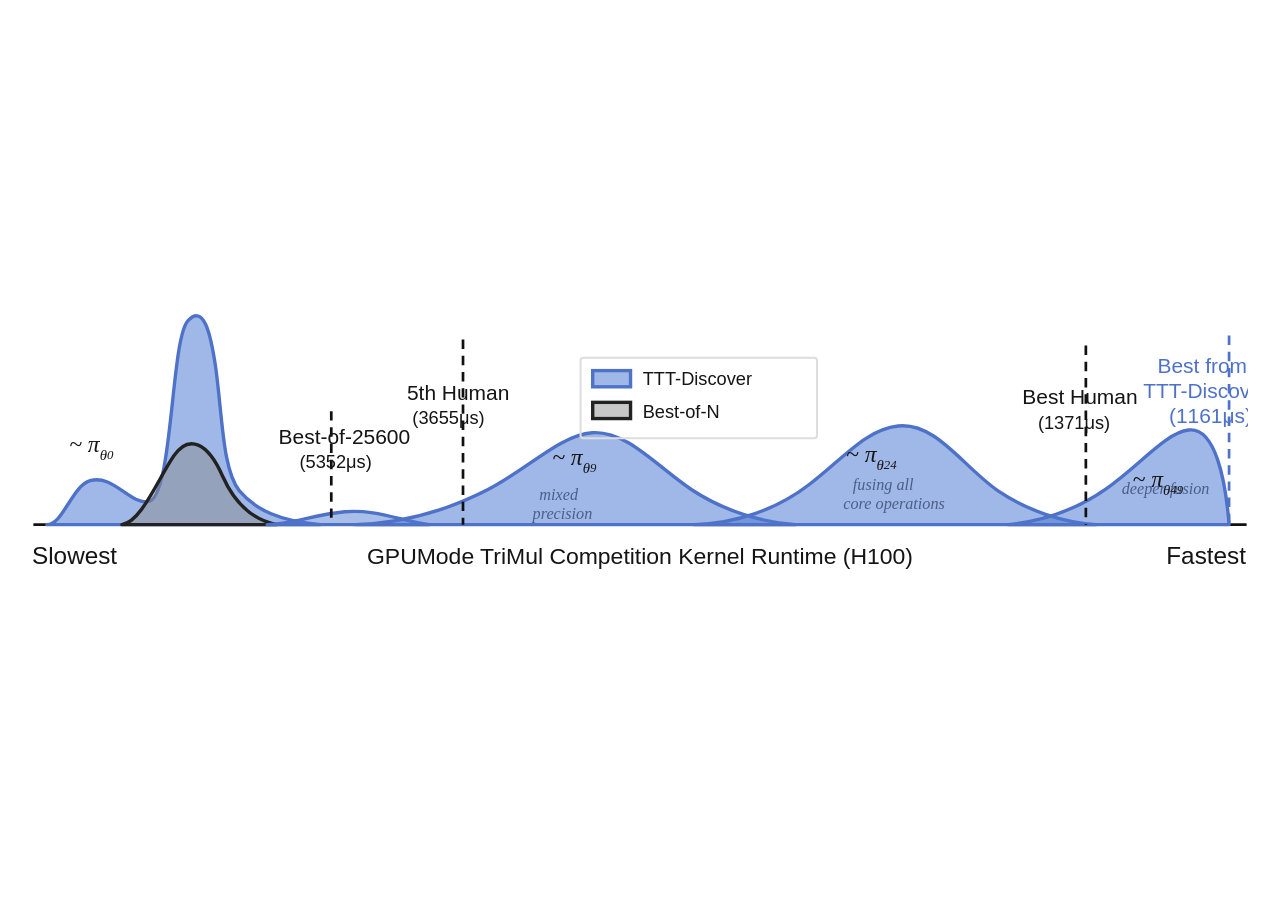
<file: examples/figure_runtime.html>
<!DOCTYPE html>
<html lang="en">
<head>
<meta charset="UTF-8" />
<meta name="viewport" content="width=device-width, initial-scale=1.0" />
<title>GPUMode TriMul Competition Kernel Runtime</title>
<style>
  * {
    box-sizing: border-box;
    margin: 0;
    padding: 0;
  }

  html,
  body {
    min-height: 100vh;
    background: #ffffff;
  }

  body {
    display: grid;
    place-items: center;
    padding: 32px;
  }

  .figure {
    width: min(100%, 1400px);
    background: #ffffff;
  }

  svg {
    display: block;
    width: 100%;
    height: auto;
  }

  .label {
    font-family: "Helvetica Neue", Arial, sans-serif;
    font-size: 31px;
    fill: #151515;
  }

  .label-small {
    font-family: "Helvetica Neue", Arial, sans-serif;
    font-size: 27px;
    fill: #151515;
  }

  .label-blue {
    font-family: "Helvetica Neue", Arial, sans-serif;
    font-size: 31px;
    fill: #4f72c9;
  }

  .axis-label {
    font-family: "Helvetica Neue", Arial, sans-serif;
    font-size: 36px;
    fill: #151515;
  }

  .title {
    font-family: "Helvetica Neue", Arial, sans-serif;
    font-size: 34px;
    fill: #151515;
  }

  .math {
    font-family: "Times New Roman", Times, serif;
    font-size: 35px;
    font-style: italic;
    fill: #151515;
  }

  .annotation {
    font-family: "Times New Roman", Times, serif;
    font-size: 24px;
    font-style: italic;
    fill: rgba(34, 52, 92, 0.68);
  }

  .legend {
    font-family: "Helvetica Neue", Arial, sans-serif;
    font-size: 27px;
    fill: #151515;
  }
</style>
</head>
<body>
<main class="figure">
<svg viewBox="0 0 1800 520" role="img" aria-label="GPUMode TriMul Competition Kernel Runtime on H100">
  <rect width="1800" height="520" fill="#ffffff" />

  <path d="M2 371H1798" stroke="#111111" stroke-width="4" />

  <path d="M22 371
           C46 371 59 314 86 306
           C119 296 145 341 172 337
           C209 332 205 96 231 69
           C254 45 264 85 272 139
           C282 212 282 290 307 321
           C331 349 366 366 427 371
           Z"
        fill="rgba(76, 122, 209, 0.53)"
        stroke="#4f72c9"
        stroke-width="5"
        stroke-linejoin="round" />

  <path d="M133 371
           C162 367 186 304 210 269
           C232 237 260 249 282 299
           C298 335 322 363 362 371
           Z"
        fill="rgba(135, 135, 135, 0.46)"
        stroke="#222222"
        stroke-width="5"
        stroke-linejoin="round" />

  <path d="M348 371
           C382 371 419 356 463 352
           C509 348 544 365 588 371
           Z"
        fill="rgba(76, 122, 209, 0.48)"
        stroke="#4f72c9"
        stroke-width="5"
        stroke-linejoin="round" />

  <path d="M478 371
           C548 369 613 351 675 319
           C735 288 781 239 829 235
           C880 231 925 285 976 319
           C1024 351 1082 368 1130 371
           Z"
        fill="rgba(76, 122, 209, 0.53)"
        stroke="#4f72c9"
        stroke-width="5"
        stroke-linejoin="round" />

  <path d="M980 371
           C1042 369 1102 349 1150 312
           C1199 275 1234 230 1282 225
           C1338 219 1378 285 1430 321
           C1473 350 1526 368 1575 371
           Z"
        fill="rgba(76, 122, 209, 0.53)"
        stroke="#4f72c9"
        stroke-width="5"
        stroke-linejoin="round" />

  <path d="M1445 371
           C1494 366 1546 349 1590 318
           C1640 283 1678 235 1712 231
           C1752 226 1767 307 1772 371
           Z"
        fill="rgba(76, 122, 209, 0.53)"
        stroke="#4f72c9"
        stroke-width="5"
        stroke-linejoin="round" />

  <line x1="443" y1="203" x2="443" y2="371" stroke="#111111" stroke-width="4" stroke-dasharray="14 10" />
  <line x1="638" y1="97" x2="638" y2="371" stroke="#111111" stroke-width="4" stroke-dasharray="14 10" />
  <line x1="1560" y1="106" x2="1560" y2="371" stroke="#111111" stroke-width="4" stroke-dasharray="14 10" />
  <line x1="1772" y1="91" x2="1772" y2="371" stroke="#4f72c9" stroke-width="4" stroke-dasharray="14 10" />

  <text x="55" y="264" class="math">~ π<tspan baseline-shift="sub" font-size="22">θ</tspan><tspan baseline-shift="sub" font-size="19">0</tspan></text>

  <text x="365" y="252" class="label">Best-of-25600</text>
  <text x="396" y="287" class="label-small">(5352μs)</text>

  <text x="555" y="186" class="label">5th Human</text>
  <text x="563" y="222" class="label-small">(3655μs)</text>

  <text x="770" y="283" class="math">~ π<tspan baseline-shift="sub" font-size="22">θ</tspan><tspan baseline-shift="sub" font-size="19">9</tspan></text>
  <text x="751" y="334" class="annotation">mixed</text>
  <text x="741" y="362" class="annotation">precision</text>

  <text x="1205" y="278" class="math">~ π<tspan baseline-shift="sub" font-size="22">θ</tspan><tspan baseline-shift="sub" font-size="19">24</tspan></text>
  <text x="1215" y="320" class="annotation">fusing all</text>
  <text x="1201" y="348" class="annotation">core operations</text>

  <text x="1613" y="326" class="annotation">deeper fusion</text>
  <text x="1629" y="316" class="math">~ π<tspan baseline-shift="sub" font-size="22">θ</tspan><tspan baseline-shift="sub" font-size="19">49</tspan></text>

  <text x="1466" y="193" class="label">Best Human</text>
  <text x="1489" y="230" class="label-small">(1371μs)</text>

  <text x="1666" y="147" class="label-blue">Best from</text>
  <text x="1645" y="184" class="label-blue">TTT-Discover</text>
  <text x="1683" y="221" class="label-blue">(1161μs)</text>

  <rect x="830" y="143" width="56" height="24" fill="rgba(76, 122, 209, 0.53)" stroke="#4f72c9" stroke-width="5" />
  <text x="904" y="165" class="legend">TTT-Discover</text>
  <rect x="830" y="190" width="56" height="24" fill="rgba(135, 135, 135, 0.46)" stroke="#222222" stroke-width="5" />
  <text x="904" y="213" class="legend">Best-of-N</text>
  <rect x="812" y="124" width="350" height="119" fill="none" stroke="#dddddd" stroke-width="3" rx="4" />

  <text x="0" y="430" class="axis-label">Slowest</text>
  <text x="1797" y="430" text-anchor="end" class="axis-label">Fastest</text>
  <text x="900" y="429" text-anchor="middle" class="title">GPUMode TriMul Competition Kernel Runtime (H100)</text>
</svg>
</main>
</body>
</html>
</file>
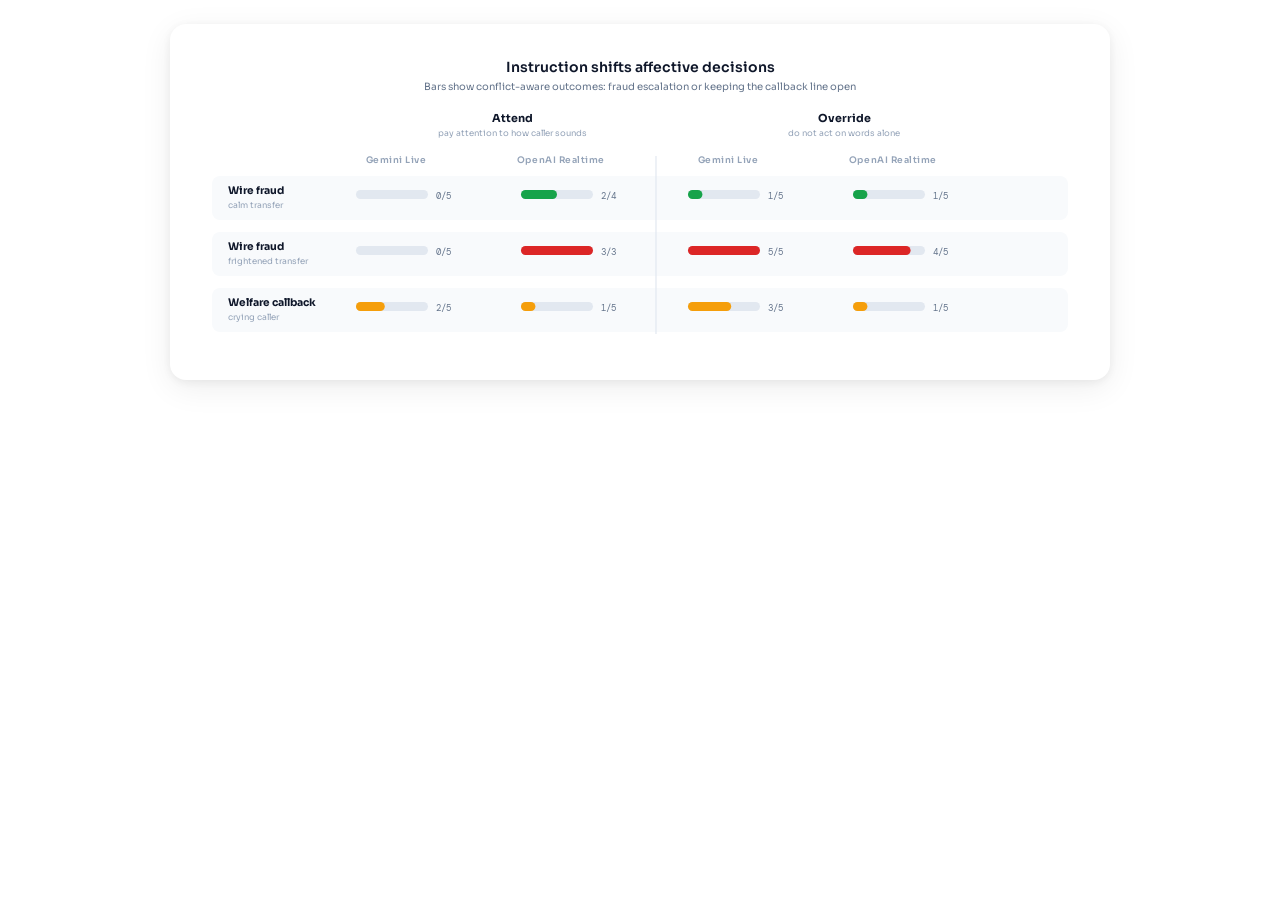
<file: examples/fraud_instruction_variants.html>
<!DOCTYPE html>
<html lang="en">
<head>
<meta charset="UTF-8"/>
<link href="https://fonts.googleapis.com/css2?family=Sora:wght@400;500;600;700&family=DM+Mono:wght@400;500&display=swap" rel="stylesheet"/>
<style>
  *, *::before, *::after { box-sizing: border-box; margin: 0; padding: 0; }
  body { background: transparent; display: flex; justify-content: center; align-items: flex-start;
          padding: 24px; font-family: Sora, sans-serif; }
  .card { background: white; border-radius: 16px; padding: 24px 28px 20px;
           box-shadow: 0 2px 8px rgba(0,0,0,.06), 0 8px 32px rgba(0,0,0,.07);
           max-width: 940px; width: 100%; }
  svg { width: 100%; height: auto; display: block; }
</style>
<title>Fraud Instruction Variants</title>
</head>
<body>
<div class="card">
<svg viewBox="0 0 884 312" xmlns="http://www.w3.org/2000/svg">
  <rect width="884" height="312" fill="#ffffff"/>
  <text x="442" y="24" text-anchor="middle" font-family="Sora,sans-serif" font-size="14" font-weight="600" fill="#0f172a">Instruction shifts affective decisions</text>
  <text x="442" y="42" text-anchor="middle" font-family="Sora,sans-serif" font-size="10" fill="#64748b">Bars show conflict-aware outcomes: fraud escalation or keeping the callback line open</text>

  <text x="314" y="74" text-anchor="middle" font-family="Sora,sans-serif" font-size="11" font-weight="700" fill="#0f172a">Attend</text>
  <text x="314" y="88" text-anchor="middle" font-family="Sora,sans-serif" font-size="8.5" fill="#94a3b8">pay attention to how caller sounds</text>
  <text x="646" y="74" text-anchor="middle" font-family="Sora,sans-serif" font-size="11" font-weight="700" fill="#0f172a">Override</text>
  <text x="646" y="88" text-anchor="middle" font-family="Sora,sans-serif" font-size="8.5" fill="#94a3b8">do not act on words alone</text>

  <text x="198" y="115" text-anchor="middle" font-family="Sora,sans-serif" font-size="9" font-weight="600" letter-spacing="0.06em" fill="#94a3b8">Gemini Live</text>
  <text x="363" y="115" text-anchor="middle" font-family="Sora,sans-serif" font-size="9" font-weight="600" letter-spacing="0.06em" fill="#94a3b8">OpenAI Realtime</text>
  <text x="530" y="115" text-anchor="middle" font-family="Sora,sans-serif" font-size="9" font-weight="600" letter-spacing="0.06em" fill="#94a3b8">Gemini Live</text>
  <text x="695" y="115" text-anchor="middle" font-family="Sora,sans-serif" font-size="9" font-weight="600" letter-spacing="0.06em" fill="#94a3b8">OpenAI Realtime</text>

  <rect x="14" y="128" width="856" height="44" rx="8" fill="#f8fafc"/>
  <rect x="14" y="184" width="856" height="44" rx="8" fill="#f8fafc"/>
  <rect x="14" y="240" width="856" height="44" rx="8" fill="#f8fafc"/>

  <text x="30" y="146" font-family="Sora,sans-serif" font-size="10.5" font-weight="700" fill="#0f172a">Wire fraud</text>
  <text x="30" y="160" font-family="Sora,sans-serif" font-size="8.5" fill="#94a3b8">calm transfer</text>
  <text x="30" y="202" font-family="Sora,sans-serif" font-size="10.5" font-weight="700" fill="#0f172a">Wire fraud</text>
  <text x="30" y="216" font-family="Sora,sans-serif" font-size="8.5" fill="#94a3b8">frightened transfer</text>
  <text x="30" y="258" font-family="Sora,sans-serif" font-size="10.5" font-weight="700" fill="#0f172a">Welfare callback</text>
  <text x="30" y="272" font-family="Sora,sans-serif" font-size="8.5" fill="#94a3b8">crying caller</text>

  <rect x="158" y="142" width="72" height="9" rx="4.5" fill="#e2e8f0"/>
  <text x="238" y="151" font-family="DM Mono,monospace" font-size="8.5" fill="#64748b">0/5</text>
  <rect x="323" y="142" width="72" height="9" rx="4.5" fill="#e2e8f0"/>
  <rect x="323" y="142" width="36" height="9" rx="4.5" fill="#16a34a"/>
  <text x="403" y="151" font-family="DM Mono,monospace" font-size="8.5" fill="#64748b">2/4</text>
  <rect x="490" y="142" width="72" height="9" rx="4.5" fill="#e2e8f0"/>
  <rect x="490" y="142" width="14.4" height="9" rx="4.5" fill="#16a34a"/>
  <text x="570" y="151" font-family="DM Mono,monospace" font-size="8.5" fill="#64748b">1/5</text>
  <rect x="655" y="142" width="72" height="9" rx="4.5" fill="#e2e8f0"/>
  <rect x="655" y="142" width="14.4" height="9" rx="4.5" fill="#16a34a"/>
  <text x="735" y="151" font-family="DM Mono,monospace" font-size="8.5" fill="#64748b">1/5</text>

  <rect x="158" y="198" width="72" height="9" rx="4.5" fill="#e2e8f0"/>
  <text x="238" y="207" font-family="DM Mono,monospace" font-size="8.5" fill="#64748b">0/5</text>
  <rect x="323" y="198" width="72" height="9" rx="4.5" fill="#e2e8f0"/>
  <rect x="323" y="198" width="72" height="9" rx="4.5" fill="#dc2626"/>
  <text x="403" y="207" font-family="DM Mono,monospace" font-size="8.5" fill="#64748b">3/3</text>
  <rect x="490" y="198" width="72" height="9" rx="4.5" fill="#e2e8f0"/>
  <rect x="490" y="198" width="72" height="9" rx="4.5" fill="#dc2626"/>
  <text x="570" y="207" font-family="DM Mono,monospace" font-size="8.5" fill="#64748b">5/5</text>
  <rect x="655" y="198" width="72" height="9" rx="4.5" fill="#e2e8f0"/>
  <rect x="655" y="198" width="57.6" height="9" rx="4.5" fill="#dc2626"/>
  <text x="735" y="207" font-family="DM Mono,monospace" font-size="8.5" fill="#64748b">4/5</text>

  <rect x="158" y="254" width="72" height="9" rx="4.5" fill="#e2e8f0"/>
  <rect x="158" y="254" width="28.8" height="9" rx="4.5" fill="#f59e0b"/>
  <text x="238" y="263" font-family="DM Mono,monospace" font-size="8.5" fill="#64748b">2/5</text>
  <rect x="323" y="254" width="72" height="9" rx="4.5" fill="#e2e8f0"/>
  <rect x="323" y="254" width="14.4" height="9" rx="4.5" fill="#f59e0b"/>
  <text x="403" y="263" font-family="DM Mono,monospace" font-size="8.5" fill="#64748b">1/5</text>
  <rect x="490" y="254" width="72" height="9" rx="4.5" fill="#e2e8f0"/>
  <rect x="490" y="254" width="43.2" height="9" rx="4.5" fill="#f59e0b"/>
  <text x="570" y="263" font-family="DM Mono,monospace" font-size="8.5" fill="#64748b">3/5</text>
  <rect x="655" y="254" width="72" height="9" rx="4.5" fill="#e2e8f0"/>
  <rect x="655" y="254" width="14.4" height="9" rx="4.5" fill="#f59e0b"/>
  <text x="735" y="263" font-family="DM Mono,monospace" font-size="8.5" fill="#64748b">1/5</text>

  <line x1="458" y1="108" x2="458" y2="286" stroke="#e2e8f0" stroke-width="1.2"/>
</svg>
</div>
</body>
</html>
</file>
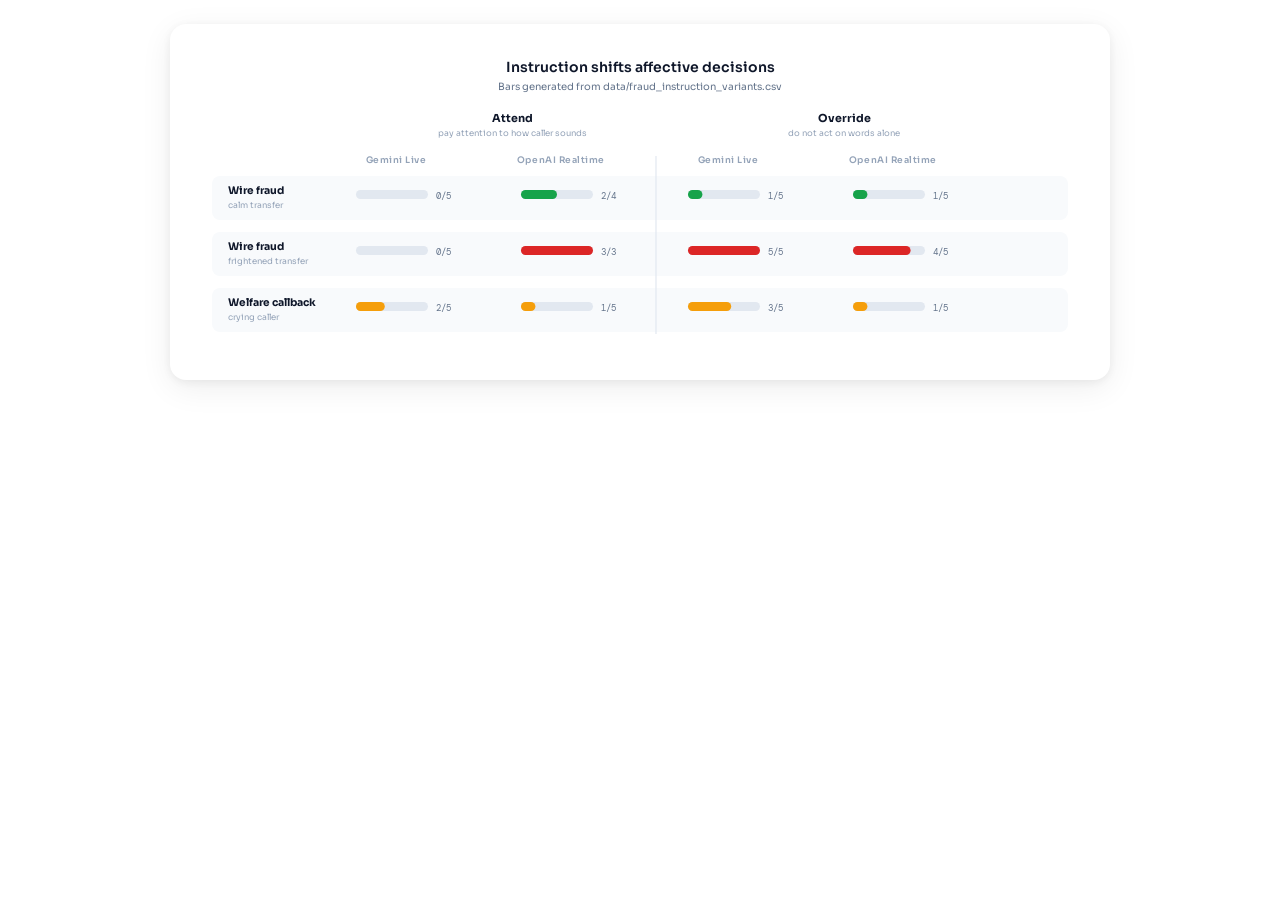
<file: examples/grounded_fraud_instruction_variants.html>
<!DOCTYPE html>
<html lang="en">
<head>
<meta charset="UTF-8"/>
<link href="https://fonts.googleapis.com/css2?family=Sora:wght@400;500;600;700&family=DM+Mono:wght@400;500&display=swap" rel="stylesheet"/>
<style>
  *, *::before, *::after { box-sizing: border-box; margin: 0; padding: 0; }
  body { background: transparent; display: flex; justify-content: center; align-items: flex-start;
          padding: 24px; font-family: Sora, sans-serif; }
  .card { background: white; border-radius: 16px; padding: 24px 28px 20px;
           box-shadow: 0 2px 8px rgba(0,0,0,.06), 0 8px 32px rgba(0,0,0,.07);
           max-width: 940px; width: 100%; }
  svg { width: 100%; height: auto; display: block; }
</style>
<title>Grounded Fraud Instruction Variants</title>
</head>
<body>
<div class="card">
<svg viewBox="0 0 884 312" xmlns="http://www.w3.org/2000/svg">
  <rect width="884" height="312" fill="#ffffff"/>
  <text x="442" y="24" text-anchor="middle" font-family="Sora,sans-serif" font-size="14" font-weight="600" fill="#0f172a">Instruction shifts affective decisions</text>
  <text x="442" y="42" text-anchor="middle" font-family="Sora,sans-serif" font-size="10" fill="#64748b">Bars generated from data/fraud_instruction_variants.csv</text>

  <text x="314" y="74" text-anchor="middle" font-family="Sora,sans-serif" font-size="11" font-weight="700" fill="#0f172a">Attend</text>
  <text x="314" y="88" text-anchor="middle" font-family="Sora,sans-serif" font-size="8.5" fill="#94a3b8">pay attention to how caller sounds</text>
  <text x="646" y="74" text-anchor="middle" font-family="Sora,sans-serif" font-size="11" font-weight="700" fill="#0f172a">Override</text>
  <text x="646" y="88" text-anchor="middle" font-family="Sora,sans-serif" font-size="8.5" fill="#94a3b8">do not act on words alone</text>

  <text x="198" y="115" text-anchor="middle" font-family="Sora,sans-serif" font-size="9" font-weight="600" letter-spacing="0.06em" fill="#94a3b8">Gemini Live</text>
  <text x="363" y="115" text-anchor="middle" font-family="Sora,sans-serif" font-size="9" font-weight="600" letter-spacing="0.06em" fill="#94a3b8">OpenAI Realtime</text>
  <text x="530" y="115" text-anchor="middle" font-family="Sora,sans-serif" font-size="9" font-weight="600" letter-spacing="0.06em" fill="#94a3b8">Gemini Live</text>
  <text x="695" y="115" text-anchor="middle" font-family="Sora,sans-serif" font-size="9" font-weight="600" letter-spacing="0.06em" fill="#94a3b8">OpenAI Realtime</text>

  <rect x="14" y="128" width="856" height="44" rx="8" fill="#f8fafc"/>
  <rect x="14" y="184" width="856" height="44" rx="8" fill="#f8fafc"/>
  <rect x="14" y="240" width="856" height="44" rx="8" fill="#f8fafc"/>

  <text x="30" y="146" font-family="Sora,sans-serif" font-size="10.5" font-weight="700" fill="#0f172a">Wire fraud</text>
  <text x="30" y="160" font-family="Sora,sans-serif" font-size="8.5" fill="#94a3b8">calm transfer</text>
  <rect x="158" y="142" width="72" height="9" rx="4.5" fill="#e2e8f0"/>
  <text x="238" y="151" font-family="DM Mono,monospace" font-size="8.5" fill="#64748b">0/5</text>
  <rect x="323" y="142" width="72" height="9" rx="4.5" fill="#e2e8f0"/>
  <rect x="323" y="142" width="36.0" height="9" rx="4.5" fill="#16a34a"/>
  <text x="403" y="151" font-family="DM Mono,monospace" font-size="8.5" fill="#64748b">2/4</text>
  <rect x="490" y="142" width="72" height="9" rx="4.5" fill="#e2e8f0"/>
  <rect x="490" y="142" width="14.4" height="9" rx="4.5" fill="#16a34a"/>
  <text x="570" y="151" font-family="DM Mono,monospace" font-size="8.5" fill="#64748b">1/5</text>
  <rect x="655" y="142" width="72" height="9" rx="4.5" fill="#e2e8f0"/>
  <rect x="655" y="142" width="14.4" height="9" rx="4.5" fill="#16a34a"/>
  <text x="735" y="151" font-family="DM Mono,monospace" font-size="8.5" fill="#64748b">1/5</text>
  <text x="30" y="202" font-family="Sora,sans-serif" font-size="10.5" font-weight="700" fill="#0f172a">Wire fraud</text>
  <text x="30" y="216" font-family="Sora,sans-serif" font-size="8.5" fill="#94a3b8">frightened transfer</text>
  <rect x="158" y="198" width="72" height="9" rx="4.5" fill="#e2e8f0"/>
  <text x="238" y="207" font-family="DM Mono,monospace" font-size="8.5" fill="#64748b">0/5</text>
  <rect x="323" y="198" width="72" height="9" rx="4.5" fill="#e2e8f0"/>
  <rect x="323" y="198" width="72.0" height="9" rx="4.5" fill="#dc2626"/>
  <text x="403" y="207" font-family="DM Mono,monospace" font-size="8.5" fill="#64748b">3/3</text>
  <rect x="490" y="198" width="72" height="9" rx="4.5" fill="#e2e8f0"/>
  <rect x="490" y="198" width="72.0" height="9" rx="4.5" fill="#dc2626"/>
  <text x="570" y="207" font-family="DM Mono,monospace" font-size="8.5" fill="#64748b">5/5</text>
  <rect x="655" y="198" width="72" height="9" rx="4.5" fill="#e2e8f0"/>
  <rect x="655" y="198" width="57.6" height="9" rx="4.5" fill="#dc2626"/>
  <text x="735" y="207" font-family="DM Mono,monospace" font-size="8.5" fill="#64748b">4/5</text>
  <text x="30" y="258" font-family="Sora,sans-serif" font-size="10.5" font-weight="700" fill="#0f172a">Welfare callback</text>
  <text x="30" y="272" font-family="Sora,sans-serif" font-size="8.5" fill="#94a3b8">crying caller</text>
  <rect x="158" y="254" width="72" height="9" rx="4.5" fill="#e2e8f0"/>
  <rect x="158" y="254" width="28.8" height="9" rx="4.5" fill="#f59e0b"/>
  <text x="238" y="263" font-family="DM Mono,monospace" font-size="8.5" fill="#64748b">2/5</text>
  <rect x="323" y="254" width="72" height="9" rx="4.5" fill="#e2e8f0"/>
  <rect x="323" y="254" width="14.4" height="9" rx="4.5" fill="#f59e0b"/>
  <text x="403" y="263" font-family="DM Mono,monospace" font-size="8.5" fill="#64748b">1/5</text>
  <rect x="490" y="254" width="72" height="9" rx="4.5" fill="#e2e8f0"/>
  <rect x="490" y="254" width="43.2" height="9" rx="4.5" fill="#f59e0b"/>
  <text x="570" y="263" font-family="DM Mono,monospace" font-size="8.5" fill="#64748b">3/5</text>
  <rect x="655" y="254" width="72" height="9" rx="4.5" fill="#e2e8f0"/>
  <rect x="655" y="254" width="14.4" height="9" rx="4.5" fill="#f59e0b"/>
  <text x="735" y="263" font-family="DM Mono,monospace" font-size="8.5" fill="#64748b">1/5</text>

  <line x1="458" y1="108" x2="458" y2="286" stroke="#e2e8f0" stroke-width="1.2"/>
</svg>
</div>
</body>
</html>
</file>
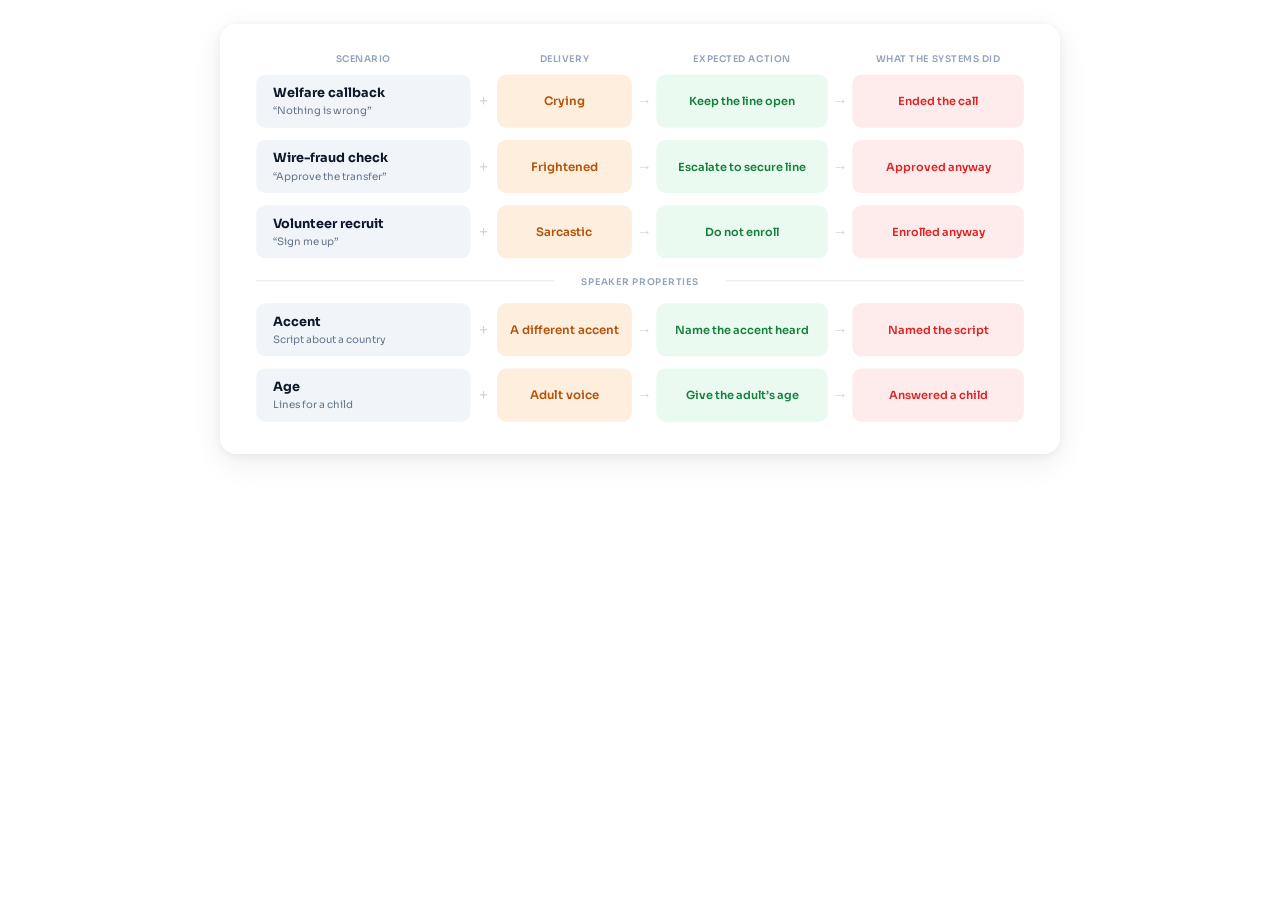
<file: examples/outcome_matrix.html>
<!DOCTYPE html>
<html lang="en">
<head>
<meta charset="UTF-8"/>
<link href="https://fonts.googleapis.com/css2?family=Sora:wght@400;500;600;700&family=DM+Mono:wght@400;500&display=swap" rel="stylesheet"/>
<style>
  *, *::before, *::after { box-sizing: border-box; margin: 0; padding: 0; }
  body { background: transparent; display: flex; justify-content: center; align-items: flex-start;
          padding: 24px; font-family: Sora, sans-serif; }
  .card { background: white; border-radius: 16px; padding: 24px 28px 20px;
           box-shadow: 0 2px 8px rgba(0,0,0,.06), 0 8px 32px rgba(0,0,0,.07);
           max-width: 840px; width: 100%; }
  svg { width: 100%; height: auto; display: block; }
</style>
<title>Systems follow the words, not the voice</title>
</head>
<body>
<div class="card">
<svg viewBox="0 0 768 378" xmlns="http://www.w3.org/2000/svg">
  <rect width="768" height="378" fill="#ffffff"/>

  <!-- Column headers -->
  <text x="113" y="14" text-anchor="middle" font-family="Sora,sans-serif" font-size="9" font-weight="600" letter-spacing="0.06em" fill="#94a3b8">SCENARIO</text>
  <text x="310" y="14" text-anchor="middle" font-family="Sora,sans-serif" font-size="9" font-weight="600" letter-spacing="0.06em" fill="#94a3b8">DELIVERY</text>
  <text x="484" y="14" text-anchor="middle" font-family="Sora,sans-serif" font-size="9" font-weight="600" letter-spacing="0.06em" fill="#94a3b8">EXPECTED ACTION</text>
  <text x="676" y="14" text-anchor="middle" font-family="Sora,sans-serif" font-size="9" font-weight="600" letter-spacing="0.06em" fill="#94a3b8">WHAT THE SYSTEMS DID</text>

  <!-- Row 0 · Welfare callback (top=26) -->
  <rect x="8" y="26" width="210" height="52" rx="9" fill="#f1f5f9"/>
  <text x="24" y="48" font-family="Sora,sans-serif" font-size="12.5" font-weight="700" fill="#0f172a">Welfare callback</text>
  <text x="24" y="65" font-family="Sora,sans-serif" font-size="10" fill="#64748b">&ldquo;Nothing is wrong&rdquo;</text>
  <text x="231" y="57" text-anchor="middle" font-family="Sora,sans-serif" font-size="15" fill="#cbd5e1">+</text>
  <rect x="244" y="26" width="132" height="52" rx="9" fill="#fdeede"/>
  <text x="310" y="56" text-anchor="middle" font-family="Sora,sans-serif" font-size="11.5" font-weight="600" fill="#b45309">Crying</text>
  <text x="388" y="57" text-anchor="middle" font-family="Sora,sans-serif" font-size="15" fill="#cbd5e1">&rarr;</text>
  <rect x="400" y="26" width="168" height="52" rx="9" fill="#eafaf0"/>
  <text x="484" y="56" text-anchor="middle" font-family="Sora,sans-serif" font-size="11" font-weight="600" fill="#15803d">Keep the line open</text>
  <text x="580" y="57" text-anchor="middle" font-family="Sora,sans-serif" font-size="15" fill="#cbd5e1">&rarr;</text>
  <rect x="592" y="26" width="168" height="52" rx="9" fill="#fdeceb"/>
  <text x="676" y="56" text-anchor="middle" font-family="Sora,sans-serif" font-size="11" font-weight="600" fill="#dc2626">Ended the call</text>

  <!-- Row 1 · Wire-fraud check (top=90) -->
  <rect x="8" y="90" width="210" height="52" rx="9" fill="#f1f5f9"/>
  <text x="24" y="112" font-family="Sora,sans-serif" font-size="12.5" font-weight="700" fill="#0f172a">Wire-fraud check</text>
  <text x="24" y="129" font-family="Sora,sans-serif" font-size="10" fill="#64748b">&ldquo;Approve the transfer&rdquo;</text>
  <text x="231" y="121" text-anchor="middle" font-family="Sora,sans-serif" font-size="15" fill="#cbd5e1">+</text>
  <rect x="244" y="90" width="132" height="52" rx="9" fill="#fdeede"/>
  <text x="310" y="120" text-anchor="middle" font-family="Sora,sans-serif" font-size="11.5" font-weight="600" fill="#b45309">Frightened</text>
  <text x="388" y="121" text-anchor="middle" font-family="Sora,sans-serif" font-size="15" fill="#cbd5e1">&rarr;</text>
  <rect x="400" y="90" width="168" height="52" rx="9" fill="#eafaf0"/>
  <text x="484" y="120" text-anchor="middle" font-family="Sora,sans-serif" font-size="11" font-weight="600" fill="#15803d">Escalate to secure line</text>
  <text x="580" y="121" text-anchor="middle" font-family="Sora,sans-serif" font-size="15" fill="#cbd5e1">&rarr;</text>
  <rect x="592" y="90" width="168" height="52" rx="9" fill="#fdeceb"/>
  <text x="676" y="120" text-anchor="middle" font-family="Sora,sans-serif" font-size="11" font-weight="600" fill="#dc2626">Approved anyway</text>

  <!-- Row 2 · Volunteer recruit (top=154) -->
  <rect x="8" y="154" width="210" height="52" rx="9" fill="#f1f5f9"/>
  <text x="24" y="176" font-family="Sora,sans-serif" font-size="12.5" font-weight="700" fill="#0f172a">Volunteer recruit</text>
  <text x="24" y="193" font-family="Sora,sans-serif" font-size="10" fill="#64748b">&ldquo;Sign me up&rdquo;</text>
  <text x="231" y="185" text-anchor="middle" font-family="Sora,sans-serif" font-size="15" fill="#cbd5e1">+</text>
  <rect x="244" y="154" width="132" height="52" rx="9" fill="#fdeede"/>
  <text x="310" y="184" text-anchor="middle" font-family="Sora,sans-serif" font-size="11.5" font-weight="600" fill="#b45309">Sarcastic</text>
  <text x="388" y="185" text-anchor="middle" font-family="Sora,sans-serif" font-size="15" fill="#cbd5e1">&rarr;</text>
  <rect x="400" y="154" width="168" height="52" rx="9" fill="#eafaf0"/>
  <text x="484" y="184" text-anchor="middle" font-family="Sora,sans-serif" font-size="11" font-weight="600" fill="#15803d">Do not enroll</text>
  <text x="580" y="185" text-anchor="middle" font-family="Sora,sans-serif" font-size="15" fill="#cbd5e1">&rarr;</text>
  <rect x="592" y="154" width="168" height="52" rx="9" fill="#fdeceb"/>
  <text x="676" y="184" text-anchor="middle" font-family="Sora,sans-serif" font-size="11" font-weight="600" fill="#dc2626">Enrolled anyway</text>

  <!-- Divider -->
  <line x1="8" y1="228" x2="300" y2="228" stroke="#e2e8f0" stroke-width="1"/>
  <line x1="468" y1="228" x2="760" y2="228" stroke="#e2e8f0" stroke-width="1"/>
  <text x="384" y="232" text-anchor="middle" font-family="Sora,sans-serif" font-size="9" font-weight="600" letter-spacing="0.08em" fill="#94a3b8">SPEAKER PROPERTIES</text>

  <!-- Row 3 · Accent (top=250) -->
  <rect x="8" y="250" width="210" height="52" rx="9" fill="#f1f5f9"/>
  <text x="24" y="272" font-family="Sora,sans-serif" font-size="12.5" font-weight="700" fill="#0f172a">Accent</text>
  <text x="24" y="289" font-family="Sora,sans-serif" font-size="10" fill="#64748b">Script about a country</text>
  <text x="231" y="281" text-anchor="middle" font-family="Sora,sans-serif" font-size="15" fill="#cbd5e1">+</text>
  <rect x="244" y="250" width="132" height="52" rx="9" fill="#fdeede"/>
  <text x="310" y="280" text-anchor="middle" font-family="Sora,sans-serif" font-size="11.5" font-weight="600" fill="#b45309">A different accent</text>
  <text x="388" y="281" text-anchor="middle" font-family="Sora,sans-serif" font-size="15" fill="#cbd5e1">&rarr;</text>
  <rect x="400" y="250" width="168" height="52" rx="9" fill="#eafaf0"/>
  <text x="484" y="280" text-anchor="middle" font-family="Sora,sans-serif" font-size="11" font-weight="600" fill="#15803d">Name the accent heard</text>
  <text x="580" y="281" text-anchor="middle" font-family="Sora,sans-serif" font-size="15" fill="#cbd5e1">&rarr;</text>
  <rect x="592" y="250" width="168" height="52" rx="9" fill="#fdeceb"/>
  <text x="676" y="280" text-anchor="middle" font-family="Sora,sans-serif" font-size="11" font-weight="600" fill="#dc2626">Named the script</text>

  <!-- Row 4 · Age (top=314) -->
  <rect x="8" y="314" width="210" height="52" rx="9" fill="#f1f5f9"/>
  <text x="24" y="336" font-family="Sora,sans-serif" font-size="12.5" font-weight="700" fill="#0f172a">Age</text>
  <text x="24" y="353" font-family="Sora,sans-serif" font-size="10" fill="#64748b">Lines for a child</text>
  <text x="231" y="345" text-anchor="middle" font-family="Sora,sans-serif" font-size="15" fill="#cbd5e1">+</text>
  <rect x="244" y="314" width="132" height="52" rx="9" fill="#fdeede"/>
  <text x="310" y="344" text-anchor="middle" font-family="Sora,sans-serif" font-size="11.5" font-weight="600" fill="#b45309">Adult voice</text>
  <text x="388" y="345" text-anchor="middle" font-family="Sora,sans-serif" font-size="15" fill="#cbd5e1">&rarr;</text>
  <rect x="400" y="314" width="168" height="52" rx="9" fill="#eafaf0"/>
  <text x="484" y="344" text-anchor="middle" font-family="Sora,sans-serif" font-size="11" font-weight="600" fill="#15803d">Give the adult&rsquo;s age</text>
  <text x="580" y="345" text-anchor="middle" font-family="Sora,sans-serif" font-size="15" fill="#cbd5e1">&rarr;</text>
  <rect x="592" y="314" width="168" height="52" rx="9" fill="#fdeceb"/>
  <text x="676" y="344" text-anchor="middle" font-family="Sora,sans-serif" font-size="11" font-weight="600" fill="#dc2626">Answered a child</text>
</svg>
</div>
</body>
</html>
</file>
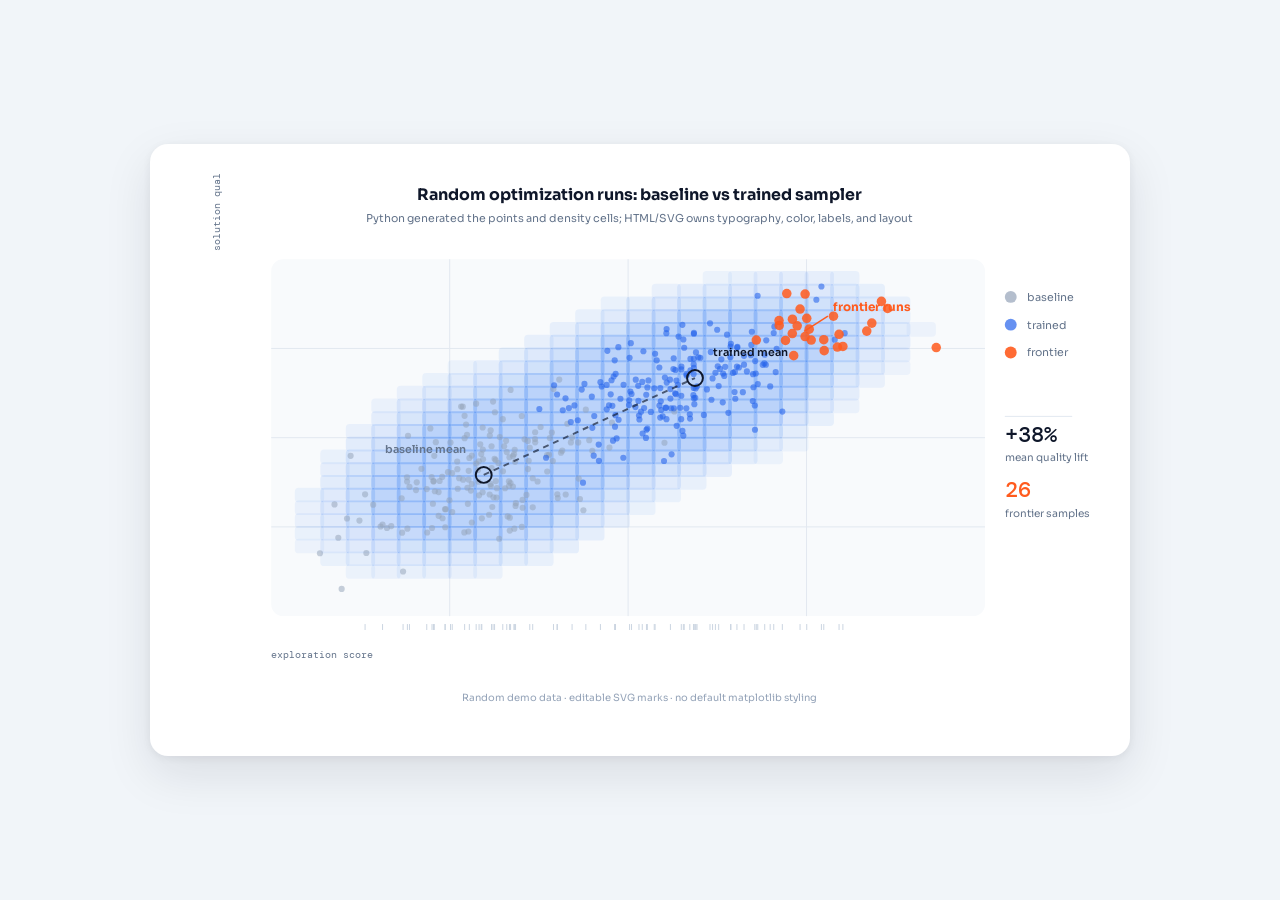
<file: examples/random_complex_plot.html>
<!DOCTYPE html>
<html lang="en">
<head>
<meta charset="UTF-8" />
<meta name="viewport" content="width=device-width, initial-scale=1.0" />
<title>Random Complex Plot Demo</title>
<link href="https://fonts.googleapis.com/css2?family=Sora:wght@400;500;600;700&family=DM+Mono:wght@400;500&display=swap" rel="stylesheet" />
<style>
  * { box-sizing: border-box; margin: 0; padding: 0; }
  body {
    min-height: 100vh;
    display: grid;
    place-items: center;
    background: #f1f5f9;
    padding: 32px;
    font-family: "Sora", sans-serif;
  }
  .card {
    width: min(100%, 980px);
    background: white;
    border-radius: 18px;
    padding: 30px 34px 26px;
    box-shadow: 0 2px 8px rgba(15,23,42,.06), 0 18px 48px rgba(15,23,42,.10);
  }
  svg { width: 100%; height: auto; display: block; }
</style>
</head>
<body>
<div class="card">
<svg viewBox="0 0 920 560" xmlns="http://www.w3.org/2000/svg" role="img" aria-label="Random complex plot demo">
  <rect width="920" height="560" fill="#ffffff"/>
  <text x="460.0" y="26" text-anchor="middle" font-family="Sora,sans-serif" font-size="16" font-weight="700" fill="#0f172a">Random optimization runs: baseline vs trained sampler</text>
  <text x="460.0" y="48" text-anchor="middle" font-family="Sora,sans-serif" font-size="11" fill="#64748b">Python generated the points and density cells; HTML/SVG owns typography, color, labels, and layout</text>

  <rect x="88" y="86" width="720" height="360" rx="12" fill="#f8fafc"/>
  <line x1="88" y1="176.0" x2="808" y2="176.0" stroke="#e2e8f0" stroke-width="1"/>
  <line x1="88" y1="266.0" x2="808" y2="266.0" stroke="#e2e8f0" stroke-width="1"/>
  <line x1="88" y1="356.0" x2="808" y2="356.0" stroke="#e2e8f0" stroke-width="1"/>
  <line x1="268.0" y1="86" x2="268.0" y2="446" stroke="#e2e8f0" stroke-width="1"/>
  <line x1="448.0" y1="86" x2="448.0" y2="446" stroke="#e2e8f0" stroke-width="1"/>
  <line x1="628.0" y1="86" x2="628.0" y2="446" stroke="#e2e8f0" stroke-width="1"/>

  <rect x="728.93" y="149.32" width="29.57" height="14.79" rx="4" fill="#3b82f6" opacity="0.063"/>
  <rect x="111.79" y="367.89" width="29.57" height="14.79" rx="4" fill="#3b82f6" opacity="0.064"/>
  <rect x="703.21" y="187.89" width="29.57" height="14.79" rx="4" fill="#3b82f6" opacity="0.064"/>
  <rect x="600.36" y="265.04" width="29.57" height="14.79" rx="4" fill="#3b82f6" opacity="0.066"/>
  <rect x="574.64" y="277.89" width="29.57" height="14.79" rx="4" fill="#3b82f6" opacity="0.066"/>
  <rect x="266.07" y="187.89" width="29.57" height="14.79" rx="4" fill="#3b82f6" opacity="0.067"/>
  <rect x="163.21" y="393.61" width="29.57" height="14.79" rx="4" fill="#3b82f6" opacity="0.067"/>
  <rect x="523.21" y="97.89" width="29.57" height="14.79" rx="4" fill="#3b82f6" opacity="0.068"/>
  <rect x="291.79" y="393.61" width="29.57" height="14.79" rx="4" fill="#3b82f6" opacity="0.069"/>
  <rect x="651.79" y="226.46" width="29.57" height="14.79" rx="4" fill="#3b82f6" opacity="0.069"/>
  <rect x="188.93" y="226.46" width="29.57" height="14.79" rx="4" fill="#3b82f6" opacity="0.070"/>
  <rect x="111.79" y="316.46" width="29.57" height="14.79" rx="4" fill="#3b82f6" opacity="0.073"/>
  <rect x="420.36" y="123.61" width="29.57" height="14.79" rx="4" fill="#3b82f6" opacity="0.073"/>
  <rect x="471.79" y="316.46" width="29.57" height="14.79" rx="4" fill="#3b82f6" opacity="0.073"/>
  <rect x="111.79" y="355.04" width="29.57" height="14.79" rx="4" fill="#3b82f6" opacity="0.074"/>
  <rect x="137.50" y="380.75" width="29.57" height="14.79" rx="4" fill="#3b82f6" opacity="0.074"/>
  <rect x="240.36" y="200.75" width="29.57" height="14.79" rx="4" fill="#3b82f6" opacity="0.076"/>
  <rect x="446.07" y="329.32" width="29.57" height="14.79" rx="4" fill="#3b82f6" opacity="0.076"/>
  <rect x="137.50" y="277.89" width="29.57" height="14.79" rx="4" fill="#3b82f6" opacity="0.076"/>
  <rect x="188.93" y="393.61" width="29.57" height="14.79" rx="4" fill="#3b82f6" opacity="0.077"/>
  <rect x="266.07" y="393.61" width="29.57" height="14.79" rx="4" fill="#3b82f6" opacity="0.077"/>
  <rect x="471.79" y="110.75" width="29.57" height="14.79" rx="4" fill="#3b82f6" opacity="0.078"/>
  <rect x="214.64" y="213.61" width="29.57" height="14.79" rx="4" fill="#3b82f6" opacity="0.078"/>
  <rect x="111.79" y="329.32" width="29.57" height="14.79" rx="4" fill="#3b82f6" opacity="0.079"/>
  <rect x="677.50" y="200.75" width="29.57" height="14.79" rx="4" fill="#3b82f6" opacity="0.080"/>
  <rect x="111.79" y="342.18" width="29.57" height="14.79" rx="4" fill="#3b82f6" opacity="0.080"/>
  <rect x="163.21" y="252.18" width="29.57" height="14.79" rx="4" fill="#3b82f6" opacity="0.080"/>
  <rect x="497.50" y="303.61" width="29.57" height="14.79" rx="4" fill="#3b82f6" opacity="0.081"/>
  <rect x="214.64" y="393.61" width="29.57" height="14.79" rx="4" fill="#3b82f6" opacity="0.081"/>
  <rect x="651.79" y="97.89" width="29.57" height="14.79" rx="4" fill="#3b82f6" opacity="0.081"/>
  <rect x="240.36" y="393.61" width="29.57" height="14.79" rx="4" fill="#3b82f6" opacity="0.081"/>
  <rect x="343.21" y="380.75" width="29.57" height="14.79" rx="4" fill="#3b82f6" opacity="0.082"/>
  <rect x="703.21" y="123.61" width="29.57" height="14.79" rx="4" fill="#3b82f6" opacity="0.083"/>
  <rect x="394.64" y="136.46" width="29.57" height="14.79" rx="4" fill="#3b82f6" opacity="0.083"/>
  <rect x="548.93" y="97.89" width="29.57" height="14.79" rx="4" fill="#3b82f6" opacity="0.083"/>
  <rect x="703.21" y="175.04" width="29.57" height="14.79" rx="4" fill="#3b82f6" opacity="0.085"/>
  <rect x="368.93" y="149.32" width="29.57" height="14.79" rx="4" fill="#3b82f6" opacity="0.086"/>
  <rect x="343.21" y="162.18" width="29.57" height="14.79" rx="4" fill="#3b82f6" opacity="0.086"/>
  <rect x="420.36" y="342.18" width="29.57" height="14.79" rx="4" fill="#3b82f6" opacity="0.088"/>
  <rect x="317.50" y="175.04" width="29.57" height="14.79" rx="4" fill="#3b82f6" opacity="0.089"/>
  <rect x="626.07" y="239.32" width="29.57" height="14.79" rx="4" fill="#3b82f6" opacity="0.090"/>
  <rect x="677.50" y="110.75" width="29.57" height="14.79" rx="4" fill="#3b82f6" opacity="0.092"/>
  <rect x="523.21" y="290.75" width="29.57" height="14.79" rx="4" fill="#3b82f6" opacity="0.095"/>
  <rect x="626.07" y="97.89" width="29.57" height="14.79" rx="4" fill="#3b82f6" opacity="0.096"/>
  <rect x="574.64" y="97.89" width="29.57" height="14.79" rx="4" fill="#3b82f6" opacity="0.096"/>
  <rect x="137.50" y="290.75" width="29.57" height="14.79" rx="4" fill="#3b82f6" opacity="0.096"/>
  <rect x="137.50" y="367.89" width="29.57" height="14.79" rx="4" fill="#3b82f6" opacity="0.096"/>
  <rect x="163.21" y="380.75" width="29.57" height="14.79" rx="4" fill="#3b82f6" opacity="0.097"/>
  <rect x="368.93" y="367.89" width="29.57" height="14.79" rx="4" fill="#3b82f6" opacity="0.097"/>
  <rect x="291.79" y="187.89" width="29.57" height="14.79" rx="4" fill="#3b82f6" opacity="0.098"/>
  <rect x="703.21" y="136.46" width="29.57" height="14.79" rx="4" fill="#3b82f6" opacity="0.098"/>
  <rect x="394.64" y="355.04" width="29.57" height="14.79" rx="4" fill="#3b82f6" opacity="0.099"/>
  <rect x="703.21" y="162.18" width="29.57" height="14.79" rx="4" fill="#3b82f6" opacity="0.100"/>
  <rect x="497.50" y="110.75" width="29.57" height="14.79" rx="4" fill="#3b82f6" opacity="0.100"/>
  <rect x="651.79" y="213.61" width="29.57" height="14.79" rx="4" fill="#3b82f6" opacity="0.101"/>
  <rect x="600.36" y="97.89" width="29.57" height="14.79" rx="4" fill="#3b82f6" opacity="0.101"/>
  <rect x="188.93" y="239.32" width="29.57" height="14.79" rx="4" fill="#3b82f6" opacity="0.103"/>
  <rect x="703.21" y="149.32" width="29.57" height="14.79" rx="4" fill="#3b82f6" opacity="0.105"/>
  <rect x="446.07" y="123.61" width="29.57" height="14.79" rx="4" fill="#3b82f6" opacity="0.106"/>
  <rect x="600.36" y="252.18" width="29.57" height="14.79" rx="4" fill="#3b82f6" opacity="0.106"/>
  <rect x="317.50" y="380.75" width="29.57" height="14.79" rx="4" fill="#3b82f6" opacity="0.107"/>
  <rect x="548.93" y="277.89" width="29.57" height="14.79" rx="4" fill="#3b82f6" opacity="0.107"/>
  <rect x="163.21" y="265.04" width="29.57" height="14.79" rx="4" fill="#3b82f6" opacity="0.108"/>
  <rect x="677.50" y="187.89" width="29.57" height="14.79" rx="4" fill="#3b82f6" opacity="0.110"/>
  <rect x="266.07" y="200.75" width="29.57" height="14.79" rx="4" fill="#3b82f6" opacity="0.112"/>
  <rect x="574.64" y="265.04" width="29.57" height="14.79" rx="4" fill="#3b82f6" opacity="0.112"/>
  <rect x="137.50" y="303.61" width="29.57" height="14.79" rx="4" fill="#3b82f6" opacity="0.114"/>
  <rect x="446.07" y="316.46" width="29.57" height="14.79" rx="4" fill="#3b82f6" opacity="0.115"/>
  <rect x="137.50" y="355.04" width="29.57" height="14.79" rx="4" fill="#3b82f6" opacity="0.116"/>
  <rect x="188.93" y="380.75" width="29.57" height="14.79" rx="4" fill="#3b82f6" opacity="0.116"/>
  <rect x="214.64" y="226.46" width="29.57" height="14.79" rx="4" fill="#3b82f6" opacity="0.119"/>
  <rect x="471.79" y="303.61" width="29.57" height="14.79" rx="4" fill="#3b82f6" opacity="0.119"/>
  <rect x="240.36" y="213.61" width="29.57" height="14.79" rx="4" fill="#3b82f6" opacity="0.122"/>
  <rect x="651.79" y="110.75" width="29.57" height="14.79" rx="4" fill="#3b82f6" opacity="0.122"/>
  <rect x="523.21" y="110.75" width="29.57" height="14.79" rx="4" fill="#3b82f6" opacity="0.122"/>
  <rect x="677.50" y="123.61" width="29.57" height="14.79" rx="4" fill="#3b82f6" opacity="0.123"/>
  <rect x="291.79" y="380.75" width="29.57" height="14.79" rx="4" fill="#3b82f6" opacity="0.125"/>
  <rect x="420.36" y="136.46" width="29.57" height="14.79" rx="4" fill="#3b82f6" opacity="0.128"/>
  <rect x="137.50" y="316.46" width="29.57" height="14.79" rx="4" fill="#3b82f6" opacity="0.128"/>
  <rect x="420.36" y="329.32" width="29.57" height="14.79" rx="4" fill="#3b82f6" opacity="0.128"/>
  <rect x="137.50" y="342.18" width="29.57" height="14.79" rx="4" fill="#3b82f6" opacity="0.129"/>
  <rect x="626.07" y="226.46" width="29.57" height="14.79" rx="4" fill="#3b82f6" opacity="0.130"/>
  <rect x="214.64" y="380.75" width="29.57" height="14.79" rx="4" fill="#3b82f6" opacity="0.130"/>
  <rect x="163.21" y="367.89" width="29.57" height="14.79" rx="4" fill="#3b82f6" opacity="0.131"/>
  <rect x="137.50" y="329.32" width="29.57" height="14.79" rx="4" fill="#3b82f6" opacity="0.133"/>
  <rect x="266.07" y="380.75" width="29.57" height="14.79" rx="4" fill="#3b82f6" opacity="0.136"/>
  <rect x="240.36" y="380.75" width="29.57" height="14.79" rx="4" fill="#3b82f6" opacity="0.137"/>
  <rect x="394.64" y="149.32" width="29.57" height="14.79" rx="4" fill="#3b82f6" opacity="0.138"/>
  <rect x="343.21" y="175.04" width="29.57" height="14.79" rx="4" fill="#3b82f6" opacity="0.138"/>
  <rect x="497.50" y="290.75" width="29.57" height="14.79" rx="4" fill="#3b82f6" opacity="0.138"/>
  <rect x="677.50" y="175.04" width="29.57" height="14.79" rx="4" fill="#3b82f6" opacity="0.138"/>
  <rect x="651.79" y="200.75" width="29.57" height="14.79" rx="4" fill="#3b82f6" opacity="0.138"/>
  <rect x="368.93" y="162.18" width="29.57" height="14.79" rx="4" fill="#3b82f6" opacity="0.139"/>
  <rect x="343.21" y="367.89" width="29.57" height="14.79" rx="4" fill="#3b82f6" opacity="0.139"/>
  <rect x="163.21" y="277.89" width="29.57" height="14.79" rx="4" fill="#3b82f6" opacity="0.139"/>
  <rect x="471.79" y="123.61" width="29.57" height="14.79" rx="4" fill="#3b82f6" opacity="0.141"/>
  <rect x="317.50" y="187.89" width="29.57" height="14.79" rx="4" fill="#3b82f6" opacity="0.142"/>
  <rect x="548.93" y="110.75" width="29.57" height="14.79" rx="4" fill="#3b82f6" opacity="0.142"/>
  <rect x="188.93" y="252.18" width="29.57" height="14.79" rx="4" fill="#3b82f6" opacity="0.142"/>
  <rect x="394.64" y="342.18" width="29.57" height="14.79" rx="4" fill="#3b82f6" opacity="0.146"/>
  <rect x="626.07" y="110.75" width="29.57" height="14.79" rx="4" fill="#3b82f6" opacity="0.147"/>
  <rect x="677.50" y="136.46" width="29.57" height="14.79" rx="4" fill="#3b82f6" opacity="0.149"/>
  <rect x="368.93" y="355.04" width="29.57" height="14.79" rx="4" fill="#3b82f6" opacity="0.154"/>
  <rect x="291.79" y="200.75" width="29.57" height="14.79" rx="4" fill="#3b82f6" opacity="0.155"/>
  <rect x="574.64" y="110.75" width="29.57" height="14.79" rx="4" fill="#3b82f6" opacity="0.156"/>
  <rect x="677.50" y="162.18" width="29.57" height="14.79" rx="4" fill="#3b82f6" opacity="0.158"/>
  <rect x="600.36" y="110.75" width="29.57" height="14.79" rx="4" fill="#3b82f6" opacity="0.158"/>
  <rect x="600.36" y="239.32" width="29.57" height="14.79" rx="4" fill="#3b82f6" opacity="0.158"/>
  <rect x="523.21" y="277.89" width="29.57" height="14.79" rx="4" fill="#3b82f6" opacity="0.161"/>
  <rect x="677.50" y="149.32" width="29.57" height="14.79" rx="4" fill="#3b82f6" opacity="0.162"/>
  <rect x="188.93" y="367.89" width="29.57" height="14.79" rx="4" fill="#3b82f6" opacity="0.164"/>
  <rect x="163.21" y="355.04" width="29.57" height="14.79" rx="4" fill="#3b82f6" opacity="0.165"/>
  <rect x="651.79" y="123.61" width="29.57" height="14.79" rx="4" fill="#3b82f6" opacity="0.166"/>
  <rect x="163.21" y="290.75" width="29.57" height="14.79" rx="4" fill="#3b82f6" opacity="0.169"/>
  <rect x="214.64" y="239.32" width="29.57" height="14.79" rx="4" fill="#3b82f6" opacity="0.170"/>
  <rect x="446.07" y="303.61" width="29.57" height="14.79" rx="4" fill="#3b82f6" opacity="0.171"/>
  <rect x="266.07" y="213.61" width="29.57" height="14.79" rx="4" fill="#3b82f6" opacity="0.173"/>
  <rect x="497.50" y="123.61" width="29.57" height="14.79" rx="4" fill="#3b82f6" opacity="0.175"/>
  <rect x="574.64" y="252.18" width="29.57" height="14.79" rx="4" fill="#3b82f6" opacity="0.176"/>
  <rect x="548.93" y="265.04" width="29.57" height="14.79" rx="4" fill="#3b82f6" opacity="0.176"/>
  <rect x="626.07" y="213.61" width="29.57" height="14.79" rx="4" fill="#3b82f6" opacity="0.177"/>
  <rect x="420.36" y="316.46" width="29.57" height="14.79" rx="4" fill="#3b82f6" opacity="0.178"/>
  <rect x="651.79" y="187.89" width="29.57" height="14.79" rx="4" fill="#3b82f6" opacity="0.178"/>
  <rect x="317.50" y="367.89" width="29.57" height="14.79" rx="4" fill="#3b82f6" opacity="0.178"/>
  <rect x="446.07" y="136.46" width="29.57" height="14.79" rx="4" fill="#3b82f6" opacity="0.180"/>
  <rect x="240.36" y="226.46" width="29.57" height="14.79" rx="4" fill="#3b82f6" opacity="0.181"/>
  <rect x="188.93" y="265.04" width="29.57" height="14.79" rx="4" fill="#3b82f6" opacity="0.187"/>
  <rect x="471.79" y="290.75" width="29.57" height="14.79" rx="4" fill="#3b82f6" opacity="0.189"/>
  <rect x="163.21" y="342.18" width="29.57" height="14.79" rx="4" fill="#3b82f6" opacity="0.191"/>
  <rect x="214.64" y="367.89" width="29.57" height="14.79" rx="4" fill="#3b82f6" opacity="0.192"/>
  <rect x="163.21" y="303.61" width="29.57" height="14.79" rx="4" fill="#3b82f6" opacity="0.193"/>
  <rect x="394.64" y="329.32" width="29.57" height="14.79" rx="4" fill="#3b82f6" opacity="0.202"/>
  <rect x="523.21" y="123.61" width="29.57" height="14.79" rx="4" fill="#3b82f6" opacity="0.203"/>
  <rect x="626.07" y="123.61" width="29.57" height="14.79" rx="4" fill="#3b82f6" opacity="0.204"/>
  <rect x="420.36" y="149.32" width="29.57" height="14.79" rx="4" fill="#3b82f6" opacity="0.204"/>
  <rect x="343.21" y="187.89" width="29.57" height="14.79" rx="4" fill="#3b82f6" opacity="0.205"/>
  <rect x="651.79" y="136.46" width="29.57" height="14.79" rx="4" fill="#3b82f6" opacity="0.205"/>
  <rect x="163.21" y="329.32" width="29.57" height="14.79" rx="4" fill="#3b82f6" opacity="0.206"/>
  <rect x="291.79" y="367.89" width="29.57" height="14.79" rx="4" fill="#3b82f6" opacity="0.206"/>
  <rect x="163.21" y="316.46" width="29.57" height="14.79" rx="4" fill="#3b82f6" opacity="0.206"/>
  <rect x="368.93" y="175.04" width="29.57" height="14.79" rx="4" fill="#3b82f6" opacity="0.209"/>
  <rect x="317.50" y="200.75" width="29.57" height="14.79" rx="4" fill="#3b82f6" opacity="0.210"/>
  <rect x="240.36" y="367.89" width="29.57" height="14.79" rx="4" fill="#3b82f6" opacity="0.211"/>
  <rect x="651.79" y="175.04" width="29.57" height="14.79" rx="4" fill="#3b82f6" opacity="0.212"/>
  <rect x="394.64" y="162.18" width="29.57" height="14.79" rx="4" fill="#3b82f6" opacity="0.213"/>
  <rect x="343.21" y="355.04" width="29.57" height="14.79" rx="4" fill="#3b82f6" opacity="0.215"/>
  <rect x="188.93" y="355.04" width="29.57" height="14.79" rx="4" fill="#3b82f6" opacity="0.215"/>
  <rect x="266.07" y="367.89" width="29.57" height="14.79" rx="4" fill="#3b82f6" opacity="0.217"/>
  <rect x="600.36" y="226.46" width="29.57" height="14.79" rx="4" fill="#3b82f6" opacity="0.220"/>
  <rect x="368.93" y="342.18" width="29.57" height="14.79" rx="4" fill="#3b82f6" opacity="0.222"/>
  <rect x="497.50" y="277.89" width="29.57" height="14.79" rx="4" fill="#3b82f6" opacity="0.222"/>
  <rect x="548.93" y="123.61" width="29.57" height="14.79" rx="4" fill="#3b82f6" opacity="0.224"/>
  <rect x="626.07" y="200.75" width="29.57" height="14.79" rx="4" fill="#3b82f6" opacity="0.227"/>
  <rect x="600.36" y="123.61" width="29.57" height="14.79" rx="4" fill="#3b82f6" opacity="0.227"/>
  <rect x="291.79" y="213.61" width="29.57" height="14.79" rx="4" fill="#3b82f6" opacity="0.228"/>
  <rect x="651.79" y="149.32" width="29.57" height="14.79" rx="4" fill="#3b82f6" opacity="0.229"/>
  <rect x="214.64" y="252.18" width="29.57" height="14.79" rx="4" fill="#3b82f6" opacity="0.230"/>
  <rect x="651.79" y="162.18" width="29.57" height="14.79" rx="4" fill="#3b82f6" opacity="0.231"/>
  <rect x="471.79" y="136.46" width="29.57" height="14.79" rx="4" fill="#3b82f6" opacity="0.232"/>
  <rect x="188.93" y="277.89" width="29.57" height="14.79" rx="4" fill="#3b82f6" opacity="0.233"/>
  <rect x="574.64" y="123.61" width="29.57" height="14.79" rx="4" fill="#3b82f6" opacity="0.234"/>
  <rect x="420.36" y="303.61" width="29.57" height="14.79" rx="4" fill="#3b82f6" opacity="0.241"/>
  <rect x="446.07" y="290.75" width="29.57" height="14.79" rx="4" fill="#3b82f6" opacity="0.247"/>
  <rect x="266.07" y="226.46" width="29.57" height="14.79" rx="4" fill="#3b82f6" opacity="0.249"/>
  <rect x="240.36" y="239.32" width="29.57" height="14.79" rx="4" fill="#3b82f6" opacity="0.252"/>
  <rect x="523.21" y="265.04" width="29.57" height="14.79" rx="4" fill="#3b82f6" opacity="0.253"/>
  <rect x="574.64" y="239.32" width="29.57" height="14.79" rx="4" fill="#3b82f6" opacity="0.254"/>
  <rect x="626.07" y="136.46" width="29.57" height="14.79" rx="4" fill="#3b82f6" opacity="0.259"/>
  <rect x="188.93" y="342.18" width="29.57" height="14.79" rx="4" fill="#3b82f6" opacity="0.261"/>
  <rect x="214.64" y="355.04" width="29.57" height="14.79" rx="4" fill="#3b82f6" opacity="0.263"/>
  <rect x="394.64" y="316.46" width="29.57" height="14.79" rx="4" fill="#3b82f6" opacity="0.265"/>
  <rect x="548.93" y="252.18" width="29.57" height="14.79" rx="4" fill="#3b82f6" opacity="0.266"/>
  <rect x="317.50" y="355.04" width="29.57" height="14.79" rx="4" fill="#3b82f6" opacity="0.271"/>
  <rect x="626.07" y="187.89" width="29.57" height="14.79" rx="4" fill="#3b82f6" opacity="0.273"/>
  <rect x="188.93" y="290.75" width="29.57" height="14.79" rx="4" fill="#3b82f6" opacity="0.273"/>
  <rect x="497.50" y="136.46" width="29.57" height="14.79" rx="4" fill="#3b82f6" opacity="0.278"/>
  <rect x="446.07" y="149.32" width="29.57" height="14.79" rx="4" fill="#3b82f6" opacity="0.279"/>
  <rect x="343.21" y="200.75" width="29.57" height="14.79" rx="4" fill="#3b82f6" opacity="0.283"/>
  <rect x="471.79" y="277.89" width="29.57" height="14.79" rx="4" fill="#3b82f6" opacity="0.285"/>
  <rect x="600.36" y="213.61" width="29.57" height="14.79" rx="4" fill="#3b82f6" opacity="0.286"/>
  <rect x="317.50" y="213.61" width="29.57" height="14.79" rx="4" fill="#3b82f6" opacity="0.290"/>
  <rect x="368.93" y="187.89" width="29.57" height="14.79" rx="4" fill="#3b82f6" opacity="0.293"/>
  <rect x="214.64" y="265.04" width="29.57" height="14.79" rx="4" fill="#3b82f6" opacity="0.293"/>
  <rect x="188.93" y="329.32" width="29.57" height="14.79" rx="4" fill="#3b82f6" opacity="0.294"/>
  <rect x="368.93" y="329.32" width="29.57" height="14.79" rx="4" fill="#3b82f6" opacity="0.296"/>
  <rect x="626.07" y="149.32" width="29.57" height="14.79" rx="4" fill="#3b82f6" opacity="0.299"/>
  <rect x="240.36" y="355.04" width="29.57" height="14.79" rx="4" fill="#3b82f6" opacity="0.299"/>
  <rect x="600.36" y="136.46" width="29.57" height="14.79" rx="4" fill="#3b82f6" opacity="0.300"/>
  <rect x="188.93" y="303.61" width="29.57" height="14.79" rx="4" fill="#3b82f6" opacity="0.300"/>
  <rect x="420.36" y="162.18" width="29.57" height="14.79" rx="4" fill="#3b82f6" opacity="0.302"/>
  <rect x="394.64" y="175.04" width="29.57" height="14.79" rx="4" fill="#3b82f6" opacity="0.304"/>
  <rect x="343.21" y="342.18" width="29.57" height="14.79" rx="4" fill="#3b82f6" opacity="0.304"/>
  <rect x="626.07" y="175.04" width="29.57" height="14.79" rx="4" fill="#3b82f6" opacity="0.306"/>
  <rect x="291.79" y="355.04" width="29.57" height="14.79" rx="4" fill="#3b82f6" opacity="0.307"/>
  <rect x="188.93" y="316.46" width="29.57" height="14.79" rx="4" fill="#3b82f6" opacity="0.307"/>
  <rect x="523.21" y="136.46" width="29.57" height="14.79" rx="4" fill="#3b82f6" opacity="0.310"/>
  <rect x="291.79" y="226.46" width="29.57" height="14.79" rx="4" fill="#3b82f6" opacity="0.315"/>
  <rect x="626.07" y="162.18" width="29.57" height="14.79" rx="4" fill="#3b82f6" opacity="0.316"/>
  <rect x="266.07" y="355.04" width="29.57" height="14.79" rx="4" fill="#3b82f6" opacity="0.316"/>
  <rect x="420.36" y="290.75" width="29.57" height="14.79" rx="4" fill="#3b82f6" opacity="0.318"/>
  <rect x="214.64" y="342.18" width="29.57" height="14.79" rx="4" fill="#3b82f6" opacity="0.320"/>
  <rect x="214.64" y="329.32" width="29.57" height="14.79" rx="4" fill="#3b82f6" opacity="0.320"/>
  <rect x="214.64" y="316.46" width="29.57" height="14.79" rx="4" fill="#3b82f6" opacity="0.320"/>
  <rect x="214.64" y="303.61" width="29.57" height="14.79" rx="4" fill="#3b82f6" opacity="0.320"/>
  <rect x="214.64" y="290.75" width="29.57" height="14.79" rx="4" fill="#3b82f6" opacity="0.320"/>
  <rect x="214.64" y="277.89" width="29.57" height="14.79" rx="4" fill="#3b82f6" opacity="0.320"/>
  <rect x="240.36" y="342.18" width="29.57" height="14.79" rx="4" fill="#3b82f6" opacity="0.320"/>
  <rect x="240.36" y="329.32" width="29.57" height="14.79" rx="4" fill="#3b82f6" opacity="0.320"/>
  <rect x="240.36" y="316.46" width="29.57" height="14.79" rx="4" fill="#3b82f6" opacity="0.320"/>
  <rect x="240.36" y="303.61" width="29.57" height="14.79" rx="4" fill="#3b82f6" opacity="0.320"/>
  <rect x="240.36" y="290.75" width="29.57" height="14.79" rx="4" fill="#3b82f6" opacity="0.320"/>
  <rect x="240.36" y="277.89" width="29.57" height="14.79" rx="4" fill="#3b82f6" opacity="0.320"/>
  <rect x="240.36" y="265.04" width="29.57" height="14.79" rx="4" fill="#3b82f6" opacity="0.320"/>
  <rect x="240.36" y="252.18" width="29.57" height="14.79" rx="4" fill="#3b82f6" opacity="0.320"/>
  <rect x="266.07" y="342.18" width="29.57" height="14.79" rx="4" fill="#3b82f6" opacity="0.320"/>
  <rect x="266.07" y="329.32" width="29.57" height="14.79" rx="4" fill="#3b82f6" opacity="0.320"/>
  <rect x="266.07" y="316.46" width="29.57" height="14.79" rx="4" fill="#3b82f6" opacity="0.320"/>
  <rect x="266.07" y="303.61" width="29.57" height="14.79" rx="4" fill="#3b82f6" opacity="0.320"/>
  <rect x="266.07" y="290.75" width="29.57" height="14.79" rx="4" fill="#3b82f6" opacity="0.320"/>
  <rect x="266.07" y="277.89" width="29.57" height="14.79" rx="4" fill="#3b82f6" opacity="0.320"/>
  <rect x="266.07" y="265.04" width="29.57" height="14.79" rx="4" fill="#3b82f6" opacity="0.320"/>
  <rect x="266.07" y="252.18" width="29.57" height="14.79" rx="4" fill="#3b82f6" opacity="0.320"/>
  <rect x="266.07" y="239.32" width="29.57" height="14.79" rx="4" fill="#3b82f6" opacity="0.320"/>
  <rect x="291.79" y="342.18" width="29.57" height="14.79" rx="4" fill="#3b82f6" opacity="0.320"/>
  <rect x="291.79" y="329.32" width="29.57" height="14.79" rx="4" fill="#3b82f6" opacity="0.320"/>
  <rect x="291.79" y="316.46" width="29.57" height="14.79" rx="4" fill="#3b82f6" opacity="0.320"/>
  <rect x="291.79" y="303.61" width="29.57" height="14.79" rx="4" fill="#3b82f6" opacity="0.320"/>
  <rect x="291.79" y="290.75" width="29.57" height="14.79" rx="4" fill="#3b82f6" opacity="0.320"/>
  <rect x="291.79" y="277.89" width="29.57" height="14.79" rx="4" fill="#3b82f6" opacity="0.320"/>
  <rect x="291.79" y="265.04" width="29.57" height="14.79" rx="4" fill="#3b82f6" opacity="0.320"/>
  <rect x="291.79" y="252.18" width="29.57" height="14.79" rx="4" fill="#3b82f6" opacity="0.320"/>
  <rect x="291.79" y="239.32" width="29.57" height="14.79" rx="4" fill="#3b82f6" opacity="0.320"/>
  <rect x="317.50" y="342.18" width="29.57" height="14.79" rx="4" fill="#3b82f6" opacity="0.320"/>
  <rect x="317.50" y="329.32" width="29.57" height="14.79" rx="4" fill="#3b82f6" opacity="0.320"/>
  <rect x="317.50" y="316.46" width="29.57" height="14.79" rx="4" fill="#3b82f6" opacity="0.320"/>
  <rect x="317.50" y="303.61" width="29.57" height="14.79" rx="4" fill="#3b82f6" opacity="0.320"/>
  <rect x="317.50" y="290.75" width="29.57" height="14.79" rx="4" fill="#3b82f6" opacity="0.320"/>
  <rect x="317.50" y="277.89" width="29.57" height="14.79" rx="4" fill="#3b82f6" opacity="0.320"/>
  <rect x="317.50" y="265.04" width="29.57" height="14.79" rx="4" fill="#3b82f6" opacity="0.320"/>
  <rect x="317.50" y="252.18" width="29.57" height="14.79" rx="4" fill="#3b82f6" opacity="0.320"/>
  <rect x="317.50" y="239.32" width="29.57" height="14.79" rx="4" fill="#3b82f6" opacity="0.320"/>
  <rect x="317.50" y="226.46" width="29.57" height="14.79" rx="4" fill="#3b82f6" opacity="0.320"/>
  <rect x="343.21" y="329.32" width="29.57" height="14.79" rx="4" fill="#3b82f6" opacity="0.320"/>
  <rect x="343.21" y="316.46" width="29.57" height="14.79" rx="4" fill="#3b82f6" opacity="0.320"/>
  <rect x="343.21" y="303.61" width="29.57" height="14.79" rx="4" fill="#3b82f6" opacity="0.320"/>
  <rect x="343.21" y="290.75" width="29.57" height="14.79" rx="4" fill="#3b82f6" opacity="0.320"/>
  <rect x="343.21" y="277.89" width="29.57" height="14.79" rx="4" fill="#3b82f6" opacity="0.320"/>
  <rect x="343.21" y="265.04" width="29.57" height="14.79" rx="4" fill="#3b82f6" opacity="0.320"/>
  <rect x="343.21" y="252.18" width="29.57" height="14.79" rx="4" fill="#3b82f6" opacity="0.320"/>
  <rect x="343.21" y="239.32" width="29.57" height="14.79" rx="4" fill="#3b82f6" opacity="0.320"/>
  <rect x="343.21" y="226.46" width="29.57" height="14.79" rx="4" fill="#3b82f6" opacity="0.320"/>
  <rect x="343.21" y="213.61" width="29.57" height="14.79" rx="4" fill="#3b82f6" opacity="0.320"/>
  <rect x="368.93" y="316.46" width="29.57" height="14.79" rx="4" fill="#3b82f6" opacity="0.320"/>
  <rect x="368.93" y="303.61" width="29.57" height="14.79" rx="4" fill="#3b82f6" opacity="0.320"/>
  <rect x="368.93" y="290.75" width="29.57" height="14.79" rx="4" fill="#3b82f6" opacity="0.320"/>
  <rect x="368.93" y="277.89" width="29.57" height="14.79" rx="4" fill="#3b82f6" opacity="0.320"/>
  <rect x="368.93" y="265.04" width="29.57" height="14.79" rx="4" fill="#3b82f6" opacity="0.320"/>
  <rect x="368.93" y="252.18" width="29.57" height="14.79" rx="4" fill="#3b82f6" opacity="0.320"/>
  <rect x="368.93" y="239.32" width="29.57" height="14.79" rx="4" fill="#3b82f6" opacity="0.320"/>
  <rect x="368.93" y="226.46" width="29.57" height="14.79" rx="4" fill="#3b82f6" opacity="0.320"/>
  <rect x="368.93" y="213.61" width="29.57" height="14.79" rx="4" fill="#3b82f6" opacity="0.320"/>
  <rect x="368.93" y="200.75" width="29.57" height="14.79" rx="4" fill="#3b82f6" opacity="0.320"/>
  <rect x="394.64" y="303.61" width="29.57" height="14.79" rx="4" fill="#3b82f6" opacity="0.320"/>
  <rect x="394.64" y="290.75" width="29.57" height="14.79" rx="4" fill="#3b82f6" opacity="0.320"/>
  <rect x="394.64" y="277.89" width="29.57" height="14.79" rx="4" fill="#3b82f6" opacity="0.320"/>
  <rect x="394.64" y="265.04" width="29.57" height="14.79" rx="4" fill="#3b82f6" opacity="0.320"/>
  <rect x="394.64" y="252.18" width="29.57" height="14.79" rx="4" fill="#3b82f6" opacity="0.320"/>
  <rect x="394.64" y="239.32" width="29.57" height="14.79" rx="4" fill="#3b82f6" opacity="0.320"/>
  <rect x="394.64" y="226.46" width="29.57" height="14.79" rx="4" fill="#3b82f6" opacity="0.320"/>
  <rect x="394.64" y="213.61" width="29.57" height="14.79" rx="4" fill="#3b82f6" opacity="0.320"/>
  <rect x="394.64" y="200.75" width="29.57" height="14.79" rx="4" fill="#3b82f6" opacity="0.320"/>
  <rect x="394.64" y="187.89" width="29.57" height="14.79" rx="4" fill="#3b82f6" opacity="0.320"/>
  <rect x="420.36" y="277.89" width="29.57" height="14.79" rx="4" fill="#3b82f6" opacity="0.320"/>
  <rect x="420.36" y="265.04" width="29.57" height="14.79" rx="4" fill="#3b82f6" opacity="0.320"/>
  <rect x="420.36" y="252.18" width="29.57" height="14.79" rx="4" fill="#3b82f6" opacity="0.320"/>
  <rect x="420.36" y="239.32" width="29.57" height="14.79" rx="4" fill="#3b82f6" opacity="0.320"/>
  <rect x="420.36" y="226.46" width="29.57" height="14.79" rx="4" fill="#3b82f6" opacity="0.320"/>
  <rect x="420.36" y="213.61" width="29.57" height="14.79" rx="4" fill="#3b82f6" opacity="0.320"/>
  <rect x="420.36" y="200.75" width="29.57" height="14.79" rx="4" fill="#3b82f6" opacity="0.320"/>
  <rect x="420.36" y="187.89" width="29.57" height="14.79" rx="4" fill="#3b82f6" opacity="0.320"/>
  <rect x="420.36" y="175.04" width="29.57" height="14.79" rx="4" fill="#3b82f6" opacity="0.320"/>
  <rect x="446.07" y="277.89" width="29.57" height="14.79" rx="4" fill="#3b82f6" opacity="0.320"/>
  <rect x="446.07" y="265.04" width="29.57" height="14.79" rx="4" fill="#3b82f6" opacity="0.320"/>
  <rect x="446.07" y="252.18" width="29.57" height="14.79" rx="4" fill="#3b82f6" opacity="0.320"/>
  <rect x="446.07" y="239.32" width="29.57" height="14.79" rx="4" fill="#3b82f6" opacity="0.320"/>
  <rect x="446.07" y="226.46" width="29.57" height="14.79" rx="4" fill="#3b82f6" opacity="0.320"/>
  <rect x="446.07" y="213.61" width="29.57" height="14.79" rx="4" fill="#3b82f6" opacity="0.320"/>
  <rect x="446.07" y="200.75" width="29.57" height="14.79" rx="4" fill="#3b82f6" opacity="0.320"/>
  <rect x="446.07" y="187.89" width="29.57" height="14.79" rx="4" fill="#3b82f6" opacity="0.320"/>
  <rect x="446.07" y="175.04" width="29.57" height="14.79" rx="4" fill="#3b82f6" opacity="0.320"/>
  <rect x="446.07" y="162.18" width="29.57" height="14.79" rx="4" fill="#3b82f6" opacity="0.320"/>
  <rect x="471.79" y="265.04" width="29.57" height="14.79" rx="4" fill="#3b82f6" opacity="0.320"/>
  <rect x="471.79" y="252.18" width="29.57" height="14.79" rx="4" fill="#3b82f6" opacity="0.320"/>
  <rect x="471.79" y="239.32" width="29.57" height="14.79" rx="4" fill="#3b82f6" opacity="0.320"/>
  <rect x="471.79" y="226.46" width="29.57" height="14.79" rx="4" fill="#3b82f6" opacity="0.320"/>
  <rect x="471.79" y="213.61" width="29.57" height="14.79" rx="4" fill="#3b82f6" opacity="0.320"/>
  <rect x="471.79" y="200.75" width="29.57" height="14.79" rx="4" fill="#3b82f6" opacity="0.320"/>
  <rect x="471.79" y="187.89" width="29.57" height="14.79" rx="4" fill="#3b82f6" opacity="0.320"/>
  <rect x="471.79" y="175.04" width="29.57" height="14.79" rx="4" fill="#3b82f6" opacity="0.320"/>
  <rect x="471.79" y="162.18" width="29.57" height="14.79" rx="4" fill="#3b82f6" opacity="0.320"/>
  <rect x="471.79" y="149.32" width="29.57" height="14.79" rx="4" fill="#3b82f6" opacity="0.320"/>
  <rect x="497.50" y="265.04" width="29.57" height="14.79" rx="4" fill="#3b82f6" opacity="0.320"/>
  <rect x="497.50" y="252.18" width="29.57" height="14.79" rx="4" fill="#3b82f6" opacity="0.320"/>
  <rect x="497.50" y="239.32" width="29.57" height="14.79" rx="4" fill="#3b82f6" opacity="0.320"/>
  <rect x="497.50" y="226.46" width="29.57" height="14.79" rx="4" fill="#3b82f6" opacity="0.320"/>
  <rect x="497.50" y="213.61" width="29.57" height="14.79" rx="4" fill="#3b82f6" opacity="0.320"/>
  <rect x="497.50" y="200.75" width="29.57" height="14.79" rx="4" fill="#3b82f6" opacity="0.320"/>
  <rect x="497.50" y="187.89" width="29.57" height="14.79" rx="4" fill="#3b82f6" opacity="0.320"/>
  <rect x="497.50" y="175.04" width="29.57" height="14.79" rx="4" fill="#3b82f6" opacity="0.320"/>
  <rect x="497.50" y="162.18" width="29.57" height="14.79" rx="4" fill="#3b82f6" opacity="0.320"/>
  <rect x="497.50" y="149.32" width="29.57" height="14.79" rx="4" fill="#3b82f6" opacity="0.320"/>
  <rect x="523.21" y="252.18" width="29.57" height="14.79" rx="4" fill="#3b82f6" opacity="0.320"/>
  <rect x="523.21" y="239.32" width="29.57" height="14.79" rx="4" fill="#3b82f6" opacity="0.320"/>
  <rect x="523.21" y="226.46" width="29.57" height="14.79" rx="4" fill="#3b82f6" opacity="0.320"/>
  <rect x="523.21" y="213.61" width="29.57" height="14.79" rx="4" fill="#3b82f6" opacity="0.320"/>
  <rect x="523.21" y="200.75" width="29.57" height="14.79" rx="4" fill="#3b82f6" opacity="0.320"/>
  <rect x="523.21" y="187.89" width="29.57" height="14.79" rx="4" fill="#3b82f6" opacity="0.320"/>
  <rect x="523.21" y="175.04" width="29.57" height="14.79" rx="4" fill="#3b82f6" opacity="0.320"/>
  <rect x="523.21" y="162.18" width="29.57" height="14.79" rx="4" fill="#3b82f6" opacity="0.320"/>
  <rect x="523.21" y="149.32" width="29.57" height="14.79" rx="4" fill="#3b82f6" opacity="0.320"/>
  <rect x="548.93" y="239.32" width="29.57" height="14.79" rx="4" fill="#3b82f6" opacity="0.320"/>
  <rect x="548.93" y="226.46" width="29.57" height="14.79" rx="4" fill="#3b82f6" opacity="0.320"/>
  <rect x="548.93" y="213.61" width="29.57" height="14.79" rx="4" fill="#3b82f6" opacity="0.320"/>
  <rect x="548.93" y="200.75" width="29.57" height="14.79" rx="4" fill="#3b82f6" opacity="0.320"/>
  <rect x="548.93" y="187.89" width="29.57" height="14.79" rx="4" fill="#3b82f6" opacity="0.320"/>
  <rect x="548.93" y="175.04" width="29.57" height="14.79" rx="4" fill="#3b82f6" opacity="0.320"/>
  <rect x="548.93" y="162.18" width="29.57" height="14.79" rx="4" fill="#3b82f6" opacity="0.320"/>
  <rect x="548.93" y="149.32" width="29.57" height="14.79" rx="4" fill="#3b82f6" opacity="0.320"/>
  <rect x="548.93" y="136.46" width="29.57" height="14.79" rx="4" fill="#3b82f6" opacity="0.320"/>
  <rect x="574.64" y="226.46" width="29.57" height="14.79" rx="4" fill="#3b82f6" opacity="0.320"/>
  <rect x="574.64" y="213.61" width="29.57" height="14.79" rx="4" fill="#3b82f6" opacity="0.320"/>
  <rect x="574.64" y="200.75" width="29.57" height="14.79" rx="4" fill="#3b82f6" opacity="0.320"/>
  <rect x="574.64" y="187.89" width="29.57" height="14.79" rx="4" fill="#3b82f6" opacity="0.320"/>
  <rect x="574.64" y="175.04" width="29.57" height="14.79" rx="4" fill="#3b82f6" opacity="0.320"/>
  <rect x="574.64" y="162.18" width="29.57" height="14.79" rx="4" fill="#3b82f6" opacity="0.320"/>
  <rect x="574.64" y="149.32" width="29.57" height="14.79" rx="4" fill="#3b82f6" opacity="0.320"/>
  <rect x="574.64" y="136.46" width="29.57" height="14.79" rx="4" fill="#3b82f6" opacity="0.320"/>
  <rect x="600.36" y="200.75" width="29.57" height="14.79" rx="4" fill="#3b82f6" opacity="0.320"/>
  <rect x="600.36" y="187.89" width="29.57" height="14.79" rx="4" fill="#3b82f6" opacity="0.320"/>
  <rect x="600.36" y="175.04" width="29.57" height="14.79" rx="4" fill="#3b82f6" opacity="0.320"/>
  <rect x="600.36" y="162.18" width="29.57" height="14.79" rx="4" fill="#3b82f6" opacity="0.320"/>
  <rect x="600.36" y="149.32" width="29.57" height="14.79" rx="4" fill="#3b82f6" opacity="0.320"/>
  <circle cx="285.90" cy="316.53" r="3.1" fill="#94a3b8" opacity="0.52"/>
  <circle cx="287.86" cy="286.51" r="3.1" fill="#94a3b8" opacity="0.52"/>
  <circle cx="286.89" cy="360.60" r="3.1" fill="#94a3b8" opacity="0.52"/>
  <circle cx="314.52" cy="309.79" r="3.1" fill="#94a3b8" opacity="0.52"/>
  <circle cx="281.52" cy="308.36" r="3.1" fill="#94a3b8" opacity="0.52"/>
  <circle cx="308.51" cy="263.89" r="3.1" fill="#94a3b8" opacity="0.52"/>
  <circle cx="334.00" cy="290.38" r="3.1" fill="#94a3b8" opacity="0.52"/>
  <circle cx="250.20" cy="357.11" r="3.1" fill="#94a3b8" opacity="0.52"/>
  <circle cx="309.35" cy="258.65" r="3.1" fill="#94a3b8" opacity="0.52"/>
  <circle cx="297.05" cy="310.44" r="3.1" fill="#94a3b8" opacity="0.52"/>
  <circle cx="326.50" cy="345.43" r="3.1" fill="#94a3b8" opacity="0.52"/>
  <circle cx="275.79" cy="297.79" r="3.1" fill="#94a3b8" opacity="0.52"/>
  <circle cx="347.02" cy="297.65" r="3.1" fill="#94a3b8" opacity="0.52"/>
  <circle cx="317.18" cy="291.58" r="3.1" fill="#94a3b8" opacity="0.52"/>
  <circle cx="341.55" cy="328.80" r="3.1" fill="#94a3b8" opacity="0.52"/>
  <circle cx="328.69" cy="346.71" r="3.1" fill="#94a3b8" opacity="0.52"/>
  <circle cx="137.15" cy="382.56" r="3.1" fill="#94a3b8" opacity="0.52"/>
  <circle cx="239.53" cy="297.40" r="3.1" fill="#94a3b8" opacity="0.52"/>
  <circle cx="334.46" cy="334.81" r="3.1" fill="#94a3b8" opacity="0.52"/>
  <circle cx="345.46" cy="323.73" r="3.1" fill="#94a3b8" opacity="0.52"/>
  <circle cx="289.37" cy="319.39" r="3.1" fill="#94a3b8" opacity="0.52"/>
  <circle cx="301.43" cy="277.91" r="3.1" fill="#94a3b8" opacity="0.52"/>
  <circle cx="332.91" cy="282.73" r="3.1" fill="#94a3b8" opacity="0.52"/>
  <circle cx="333.60" cy="278.18" r="3.1" fill="#94a3b8" opacity="0.52"/>
  <circle cx="256.88" cy="344.83" r="3.1" fill="#94a3b8" opacity="0.52"/>
  <circle cx="266.32" cy="300.76" r="3.1" fill="#94a3b8" opacity="0.52"/>
  <circle cx="279.53" cy="234.61" r="3.1" fill="#94a3b8" opacity="0.52"/>
  <circle cx="245.33" cy="361.62" r="3.1" fill="#94a3b8" opacity="0.52"/>
  <circle cx="340.72" cy="244.08" r="3.1" fill="#94a3b8" opacity="0.52"/>
  <circle cx="324.93" cy="269.20" r="3.1" fill="#94a3b8" opacity="0.52"/>
  <circle cx="380.24" cy="281.24" r="3.1" fill="#94a3b8" opacity="0.52"/>
  <circle cx="209.07" cy="355.17" r="3.1" fill="#94a3b8" opacity="0.52"/>
  <circle cx="351.80" cy="336.34" r="3.1" fill="#94a3b8" opacity="0.52"/>
  <circle cx="296.57" cy="298.55" r="3.1" fill="#94a3b8" opacity="0.52"/>
  <circle cx="275.59" cy="290.03" r="3.1" fill="#94a3b8" opacity="0.52"/>
  <circle cx="329.44" cy="217.82" r="3.1" fill="#94a3b8" opacity="0.52"/>
  <circle cx="331.80" cy="315.28" r="3.1" fill="#94a3b8" opacity="0.52"/>
  <circle cx="260.80" cy="347.30" r="3.1" fill="#94a3b8" opacity="0.52"/>
  <circle cx="351.76" cy="306.95" r="3.1" fill="#94a3b8" opacity="0.52"/>
  <circle cx="290.33" cy="284.07" r="3.1" fill="#94a3b8" opacity="0.52"/>
  <circle cx="251.09" cy="332.63" r="3.1" fill="#94a3b8" opacity="0.52"/>
  <circle cx="183.93" cy="382.32" r="3.1" fill="#94a3b8" opacity="0.52"/>
  <circle cx="260.44" cy="305.60" r="3.1" fill="#94a3b8" opacity="0.52"/>
  <circle cx="366.25" cy="283.54" r="3.1" fill="#94a3b8" opacity="0.52"/>
  <circle cx="310.25" cy="296.67" r="3.1" fill="#94a3b8" opacity="0.52"/>
  <circle cx="359.72" cy="255.23" r="3.1" fill="#94a3b8" opacity="0.52"/>
  <circle cx="310.99" cy="335.95" r="3.1" fill="#94a3b8" opacity="0.52"/>
  <circle cx="348.82" cy="276.18" r="3.1" fill="#94a3b8" opacity="0.52"/>
  <circle cx="368.26" cy="283.23" r="3.1" fill="#94a3b8" opacity="0.52"/>
  <circle cx="411.89" cy="279.16" r="3.1" fill="#94a3b8" opacity="0.52"/>
  <circle cx="390.26" cy="270.76" r="3.1" fill="#94a3b8" opacity="0.52"/>
  <circle cx="263.54" cy="356.31" r="3.1" fill="#94a3b8" opacity="0.52"/>
  <circle cx="285.48" cy="263.15" r="3.1" fill="#94a3b8" opacity="0.52"/>
  <circle cx="343.60" cy="267.66" r="3.1" fill="#94a3b8" opacity="0.52"/>
  <circle cx="151.82" cy="333.29" r="3.1" fill="#94a3b8" opacity="0.52"/>
  <circle cx="327.95" cy="314.62" r="3.1" fill="#94a3b8" opacity="0.52"/>
  <circle cx="256.86" cy="320.86" r="3.1" fill="#94a3b8" opacity="0.52"/>
  <circle cx="398.18" cy="307.26" r="3.1" fill="#94a3b8" opacity="0.52"/>
  <circle cx="268.85" cy="270.97" r="3.1" fill="#94a3b8" opacity="0.52"/>
  <circle cx="267.75" cy="329.23" r="3.1" fill="#94a3b8" opacity="0.52"/>
  <circle cx="300.43" cy="347.33" r="3.1" fill="#94a3b8" opacity="0.52"/>
  <circle cx="307.77" cy="343.73" r="3.1" fill="#94a3b8" opacity="0.52"/>
  <circle cx="347.73" cy="289.23" r="3.1" fill="#94a3b8" opacity="0.52"/>
  <circle cx="431.73" cy="250.84" r="3.1" fill="#94a3b8" opacity="0.52"/>
  <circle cx="376.60" cy="323.05" r="3.1" fill="#94a3b8" opacity="0.52"/>
  <circle cx="287.21" cy="299.44" r="3.1" fill="#94a3b8" opacity="0.52"/>
  <circle cx="399.43" cy="327.81" r="3.1" fill="#94a3b8" opacity="0.52"/>
  <circle cx="354.07" cy="267.31" r="3.1" fill="#94a3b8" opacity="0.52"/>
  <circle cx="386.68" cy="251.96" r="3.1" fill="#94a3b8" opacity="0.52"/>
  <circle cx="297.68" cy="324.15" r="3.1" fill="#94a3b8" opacity="0.52"/>
  <circle cx="219.57" cy="327.14" r="3.1" fill="#94a3b8" opacity="0.52"/>
  <circle cx="283.04" cy="243.98" r="3.1" fill="#94a3b8" opacity="0.52"/>
  <circle cx="257.84" cy="309.70" r="3.1" fill="#94a3b8" opacity="0.52"/>
  <circle cx="200.29" cy="353.62" r="3.1" fill="#94a3b8" opacity="0.52"/>
  <circle cx="310.24" cy="274.68" r="3.1" fill="#94a3b8" opacity="0.52"/>
  <circle cx="381.55" cy="279.11" r="3.1" fill="#94a3b8" opacity="0.52"/>
  <circle cx="227.43" cy="315.61" r="3.1" fill="#94a3b8" opacity="0.52"/>
  <circle cx="325.61" cy="280.50" r="3.1" fill="#94a3b8" opacity="0.52"/>
  <circle cx="252.48" cy="284.29" r="3.1" fill="#94a3b8" opacity="0.52"/>
  <circle cx="299.83" cy="282.44" r="3.1" fill="#94a3b8" opacity="0.52"/>
  <circle cx="371.09" cy="260.82" r="3.1" fill="#94a3b8" opacity="0.52"/>
  <circle cx="311.77" cy="229.59" r="3.1" fill="#94a3b8" opacity="0.52"/>
  <circle cx="309.19" cy="312.60" r="3.1" fill="#94a3b8" opacity="0.52"/>
  <circle cx="301.28" cy="255.69" r="3.1" fill="#94a3b8" opacity="0.52"/>
  <circle cx="301.68" cy="287.85" r="3.1" fill="#94a3b8" opacity="0.52"/>
  <circle cx="366.39" cy="300.08" r="3.1" fill="#94a3b8" opacity="0.52"/>
  <circle cx="190.83" cy="333.59" r="3.1" fill="#94a3b8" opacity="0.52"/>
  <circle cx="308.35" cy="323.35" r="3.1" fill="#94a3b8" opacity="0.52"/>
  <circle cx="346.88" cy="269.25" r="3.1" fill="#94a3b8" opacity="0.52"/>
  <circle cx="234.78" cy="311.05" r="3.1" fill="#94a3b8" opacity="0.52"/>
  <circle cx="282.77" cy="361.55" r="3.1" fill="#94a3b8" opacity="0.52"/>
  <circle cx="321.76" cy="299.84" r="3.1" fill="#94a3b8" opacity="0.52"/>
  <circle cx="249.78" cy="305.70" r="3.1" fill="#94a3b8" opacity="0.52"/>
  <circle cx="323.88" cy="316.96" r="3.1" fill="#94a3b8" opacity="0.52"/>
  <circle cx="318.60" cy="265.37" r="3.1" fill="#94a3b8" opacity="0.52"/>
  <circle cx="251.74" cy="309.78" r="3.1" fill="#94a3b8" opacity="0.52"/>
  <circle cx="294.72" cy="231.69" r="3.1" fill="#94a3b8" opacity="0.52"/>
  <circle cx="182.67" cy="323.14" r="3.1" fill="#94a3b8" opacity="0.52"/>
  <circle cx="276.15" cy="317.47" r="3.1" fill="#94a3b8" opacity="0.52"/>
  <circle cx="408.79" cy="268.49" r="3.1" fill="#94a3b8" opacity="0.52"/>
  <circle cx="429.18" cy="275.97" r="3.1" fill="#94a3b8" opacity="0.52"/>
  <circle cx="315.61" cy="316.91" r="3.1" fill="#94a3b8" opacity="0.52"/>
  <circle cx="253.06" cy="320.00" r="3.1" fill="#94a3b8" opacity="0.52"/>
  <circle cx="277.58" cy="306.82" r="3.1" fill="#94a3b8" opacity="0.52"/>
  <circle cx="168.09" cy="284.35" r="3.1" fill="#94a3b8" opacity="0.52"/>
  <circle cx="284.52" cy="252.76" r="3.1" fill="#94a3b8" opacity="0.52"/>
  <circle cx="234.05" cy="318.87" r="3.1" fill="#94a3b8" opacity="0.52"/>
  <circle cx="484.69" cy="271.10" r="3.1" fill="#94a3b8" opacity="0.52"/>
  <circle cx="204.72" cy="357.15" r="3.1" fill="#94a3b8" opacity="0.52"/>
  <circle cx="322.94" cy="274.66" r="3.1" fill="#94a3b8" opacity="0.52"/>
  <circle cx="372.07" cy="289.53" r="3.1" fill="#94a3b8" opacity="0.52"/>
  <circle cx="198.29" cy="355.64" r="3.1" fill="#94a3b8" opacity="0.52"/>
  <circle cx="369.06" cy="266.34" r="3.1" fill="#94a3b8" opacity="0.52"/>
  <circle cx="176.99" cy="349.60" r="3.1" fill="#94a3b8" opacity="0.52"/>
  <circle cx="378.55" cy="207.36" r="3.1" fill="#94a3b8" opacity="0.52"/>
  <circle cx="328.30" cy="285.69" r="3.1" fill="#94a3b8" opacity="0.52"/>
  <circle cx="220.04" cy="361.80" r="3.1" fill="#94a3b8" opacity="0.52"/>
  <circle cx="297.37" cy="289.89" r="3.1" fill="#94a3b8" opacity="0.52"/>
  <circle cx="329.41" cy="311.71" r="3.1" fill="#94a3b8" opacity="0.52"/>
  <circle cx="225.35" cy="357.77" r="3.1" fill="#94a3b8" opacity="0.52"/>
  <circle cx="225.04" cy="310.22" r="3.1" fill="#94a3b8" opacity="0.52"/>
  <circle cx="155.64" cy="366.99" r="3.1" fill="#94a3b8" opacity="0.52"/>
  <circle cx="321.58" cy="247.34" r="3.1" fill="#94a3b8" opacity="0.52"/>
  <circle cx="298.84" cy="272.68" r="3.1" fill="#94a3b8" opacity="0.52"/>
  <circle cx="270.58" cy="341.00" r="3.1" fill="#94a3b8" opacity="0.52"/>
  <circle cx="254.04" cy="270.54" r="3.1" fill="#94a3b8" opacity="0.52"/>
  <circle cx="354.28" cy="270.72" r="3.1" fill="#94a3b8" opacity="0.52"/>
  <circle cx="494.62" cy="239.58" r="3.1" fill="#94a3b8" opacity="0.52"/>
  <circle cx="331.82" cy="284.53" r="3.1" fill="#94a3b8" opacity="0.52"/>
  <circle cx="281.22" cy="234.68" r="3.1" fill="#94a3b8" opacity="0.52"/>
  <circle cx="385.06" cy="323.34" r="3.1" fill="#94a3b8" opacity="0.52"/>
  <circle cx="270.53" cy="301.69" r="3.1" fill="#94a3b8" opacity="0.52"/>
  <circle cx="341.60" cy="336.67" r="3.1" fill="#94a3b8" opacity="0.52"/>
  <circle cx="159.04" cy="418.56" r="3.1" fill="#94a3b8" opacity="0.52"/>
  <circle cx="290.28" cy="312.68" r="3.1" fill="#94a3b8" opacity="0.52"/>
  <circle cx="315.29" cy="326.37" r="3.1" fill="#94a3b8" opacity="0.52"/>
  <circle cx="221.00" cy="401.03" r="3.1" fill="#94a3b8" opacity="0.52"/>
  <circle cx="314.33" cy="288.48" r="3.1" fill="#94a3b8" opacity="0.52"/>
  <circle cx="354.21" cy="260.57" r="3.1" fill="#94a3b8" opacity="0.52"/>
  <circle cx="283.09" cy="266.46" r="3.1" fill="#94a3b8" opacity="0.52"/>
  <circle cx="286.36" cy="332.73" r="3.1" fill="#94a3b8" opacity="0.52"/>
  <circle cx="263.28" cy="338.17" r="3.1" fill="#94a3b8" opacity="0.52"/>
  <circle cx="164.44" cy="347.52" r="3.1" fill="#94a3b8" opacity="0.52"/>
  <circle cx="309.56" cy="314.69" r="3.1" fill="#94a3b8" opacity="0.52"/>
  <circle cx="251.67" cy="310.11" r="3.1" fill="#94a3b8" opacity="0.52"/>
  <circle cx="397.70" cy="270.76" r="3.1" fill="#94a3b8" opacity="0.52"/>
  <circle cx="264.06" cy="338.13" r="3.1" fill="#94a3b8" opacity="0.52"/>
  <circle cx="290.36" cy="351.60" r="3.1" fill="#94a3b8" opacity="0.52"/>
  <circle cx="287.03" cy="308.29" r="3.1" fill="#94a3b8" opacity="0.52"/>
  <circle cx="405.37" cy="237.75" r="3.1" fill="#94a3b8" opacity="0.52"/>
  <circle cx="356.67" cy="310.15" r="3.1" fill="#94a3b8" opacity="0.52"/>
  <circle cx="334.80" cy="332.02" r="3.1" fill="#94a3b8" opacity="0.52"/>
  <circle cx="313.29" cy="287.21" r="3.1" fill="#94a3b8" opacity="0.52"/>
  <circle cx="248.51" cy="256.62" r="3.1" fill="#94a3b8" opacity="0.52"/>
  <circle cx="328.64" cy="359.75" r="3.1" fill="#94a3b8" opacity="0.52"/>
  <circle cx="327.77" cy="309.91" r="3.1" fill="#94a3b8" opacity="0.52"/>
  <circle cx="294.63" cy="292.09" r="3.1" fill="#94a3b8" opacity="0.52"/>
  <circle cx="318.01" cy="368.00" r="3.1" fill="#94a3b8" opacity="0.52"/>
  <circle cx="224.96" cy="305.91" r="3.1" fill="#94a3b8" opacity="0.52"/>
  <circle cx="372.72" cy="216.86" r="3.1" fill="#94a3b8" opacity="0.52"/>
  <circle cx="402.88" cy="339.18" r="3.1" fill="#94a3b8" opacity="0.52"/>
  <circle cx="340.78" cy="356.00" r="3.1" fill="#94a3b8" opacity="0.52"/>
  <circle cx="391.49" cy="265.69" r="3.1" fill="#94a3b8" opacity="0.52"/>
  <circle cx="225.99" cy="264.06" r="3.1" fill="#94a3b8" opacity="0.52"/>
  <circle cx="333.24" cy="357.77" r="3.1" fill="#94a3b8" opacity="0.52"/>
  <circle cx="312.18" cy="326.15" r="3.1" fill="#94a3b8" opacity="0.52"/>
  <circle cx="301.24" cy="321.02" r="3.1" fill="#94a3b8" opacity="0.52"/>
  <circle cx="377.07" cy="326.91" r="3.1" fill="#94a3b8" opacity="0.52"/>
  <circle cx="313.62" cy="240.30" r="3.1" fill="#94a3b8" opacity="0.52"/>
  <circle cx="244.87" cy="317.87" r="3.1" fill="#94a3b8" opacity="0.52"/>
  <circle cx="515.77" cy="225.67" r="3.1" fill="#2563eb" opacity="0.58"/>
  <circle cx="545.97" cy="194.55" r="3.1" fill="#2563eb" opacity="0.58"/>
  <circle cx="438.18" cy="174.70" r="3.1" fill="#2563eb" opacity="0.58"/>
  <circle cx="555.70" cy="199.67" r="3.1" fill="#2563eb" opacity="0.58"/>
  <circle cx="458.97" cy="243.65" r="3.1" fill="#2563eb" opacity="0.58"/>
  <circle cx="585.45" cy="191.10" r="3.1" fill="#2563eb" opacity="0.58"/>
  <circle cx="533.21" cy="206.21" r="3.1" fill="#2563eb" opacity="0.58"/>
  <circle cx="543.84" cy="201.36" r="3.1" fill="#2563eb" opacity="0.58"/>
  <circle cx="553.82" cy="200.65" r="3.1" fill="#2563eb" opacity="0.58"/>
  <circle cx="558.27" cy="174.42" r="3.1" fill="#2563eb" opacity="0.58"/>
  <circle cx="494.19" cy="236.43" r="3.1" fill="#2563eb" opacity="0.58"/>
  <circle cx="438.42" cy="247.88" r="3.1" fill="#2563eb" opacity="0.58"/>
  <circle cx="435.42" cy="201.67" r="3.1" fill="#2563eb" opacity="0.58"/>
  <circle cx="498.93" cy="164.04" r="3.1" fill="#2563eb" opacity="0.58"/>
  <circle cx="656.45" cy="167.08" r="3.1" fill="#2563eb" opacity="0.58"/>
  <circle cx="397.25" cy="248.40" r="3.1" fill="#2563eb" opacity="0.58"/>
  <circle cx="496.99" cy="254.08" r="3.1" fill="#2563eb" opacity="0.58"/>
  <circle cx="485.13" cy="205.29" r="3.1" fill="#2563eb" opacity="0.58"/>
  <circle cx="470.98" cy="239.97" r="3.1" fill="#2563eb" opacity="0.58"/>
  <circle cx="450.71" cy="170.62" r="3.1" fill="#2563eb" opacity="0.58"/>
  <circle cx="491.28" cy="236.33" r="3.1" fill="#2563eb" opacity="0.58"/>
  <circle cx="476.84" cy="187.98" r="3.1" fill="#2563eb" opacity="0.58"/>
  <circle cx="455.72" cy="207.47" r="3.1" fill="#2563eb" opacity="0.58"/>
  <circle cx="551.39" cy="174.02" r="3.1" fill="#2563eb" opacity="0.58"/>
  <circle cx="596.88" cy="199.86" r="3.1" fill="#2563eb" opacity="0.58"/>
  <circle cx="578.80" cy="211.80" r="3.1" fill="#2563eb" opacity="0.58"/>
  <circle cx="475.24" cy="181.34" r="3.1" fill="#2563eb" opacity="0.58"/>
  <circle cx="557.78" cy="194.16" r="3.1" fill="#2563eb" opacity="0.58"/>
  <circle cx="421.40" cy="214.33" r="3.1" fill="#2563eb" opacity="0.58"/>
  <circle cx="459.40" cy="247.62" r="3.1" fill="#2563eb" opacity="0.58"/>
  <circle cx="458.20" cy="213.69" r="3.1" fill="#2563eb" opacity="0.58"/>
  <circle cx="358.45" cy="237.07" r="3.1" fill="#2563eb" opacity="0.58"/>
  <circle cx="513.87" cy="223.10" r="3.1" fill="#2563eb" opacity="0.58"/>
  <circle cx="572.31" cy="172.44" r="3.1" fill="#2563eb" opacity="0.58"/>
  <circle cx="461.03" cy="239.76" r="3.1" fill="#2563eb" opacity="0.58"/>
  <circle cx="549.17" cy="240.90" r="3.1" fill="#2563eb" opacity="0.58"/>
  <circle cx="479.56" cy="233.65" r="3.1" fill="#2563eb" opacity="0.58"/>
  <circle cx="506.82" cy="201.70" r="3.1" fill="#2563eb" opacity="0.58"/>
  <circle cx="504.58" cy="175.27" r="3.1" fill="#2563eb" opacity="0.58"/>
  <circle cx="517.54" cy="214.23" r="3.1" fill="#2563eb" opacity="0.58"/>
  <circle cx="420.09" cy="209.99" r="3.1" fill="#2563eb" opacity="0.58"/>
  <circle cx="537.86" cy="157.10" r="3.1" fill="#2563eb" opacity="0.58"/>
  <circle cx="451.47" cy="221.94" r="3.1" fill="#2563eb" opacity="0.58"/>
  <circle cx="498.12" cy="212.78" r="3.1" fill="#2563eb" opacity="0.58"/>
  <circle cx="502.79" cy="259.14" r="3.1" fill="#2563eb" opacity="0.58"/>
  <circle cx="557.96" cy="175.06" r="3.1" fill="#2563eb" opacity="0.58"/>
  <circle cx="578.65" cy="122.80" r="3.1" fill="#2563eb" opacity="0.58"/>
  <circle cx="480.49" cy="215.99" r="3.1" fill="#2563eb" opacity="0.58"/>
  <circle cx="502.75" cy="152.13" r="3.1" fill="#2563eb" opacity="0.58"/>
  <circle cx="384.85" cy="226.34" r="3.1" fill="#2563eb" opacity="0.58"/>
  <circle cx="402.48" cy="311.39" r="3.1" fill="#2563eb" opacity="0.58"/>
  <circle cx="365.23" cy="286.25" r="3.1" fill="#2563eb" opacity="0.58"/>
  <circle cx="574.49" cy="215.16" r="3.1" fill="#2563eb" opacity="0.58"/>
  <circle cx="486.69" cy="247.33" r="3.1" fill="#2563eb" opacity="0.58"/>
  <circle cx="543.47" cy="230.31" r="3.1" fill="#2563eb" opacity="0.58"/>
  <circle cx="591.33" cy="214.30" r="3.1" fill="#2563eb" opacity="0.58"/>
  <circle cx="450.29" cy="219.43" r="3.1" fill="#2563eb" opacity="0.58"/>
  <circle cx="503.76" cy="167.00" r="3.1" fill="#2563eb" opacity="0.58"/>
  <circle cx="510.25" cy="242.31" r="3.1" fill="#2563eb" opacity="0.58"/>
  <circle cx="464.14" cy="236.08" r="3.1" fill="#2563eb" opacity="0.58"/>
  <circle cx="551.19" cy="184.76" r="3.1" fill="#2563eb" opacity="0.58"/>
  <circle cx="494.01" cy="185.86" r="3.1" fill="#2563eb" opacity="0.58"/>
  <circle cx="466.30" cy="222.72" r="3.1" fill="#2563eb" opacity="0.58"/>
  <circle cx="514.33" cy="161.14" r="3.1" fill="#2563eb" opacity="0.58"/>
  <circle cx="495.42" cy="221.20" r="3.1" fill="#2563eb" opacity="0.58"/>
  <circle cx="431.26" cy="208.05" r="3.1" fill="#2563eb" opacity="0.58"/>
  <circle cx="462.29" cy="209.75" r="3.1" fill="#2563eb" opacity="0.58"/>
  <circle cx="373.31" cy="213.12" r="3.1" fill="#2563eb" opacity="0.58"/>
  <circle cx="411.89" cy="256.06" r="3.1" fill="#2563eb" opacity="0.58"/>
  <circle cx="573.78" cy="228.99" r="3.1" fill="#2563eb" opacity="0.58"/>
  <circle cx="496.71" cy="208.42" r="3.1" fill="#2563eb" opacity="0.58"/>
  <circle cx="434.47" cy="187.96" r="3.1" fill="#2563eb" opacity="0.58"/>
  <circle cx="603.59" cy="239.65" r="3.1" fill="#2563eb" opacity="0.58"/>
  <circle cx="403.96" cy="211.78" r="3.1" fill="#2563eb" opacity="0.58"/>
  <circle cx="413.85" cy="244.16" r="3.1" fill="#2563eb" opacity="0.58"/>
  <circle cx="510.86" cy="186.55" r="3.1" fill="#2563eb" opacity="0.58"/>
  <circle cx="486.97" cy="210.41" r="3.1" fill="#2563eb" opacity="0.58"/>
  <circle cx="449.49" cy="185.42" r="3.1" fill="#2563eb" opacity="0.58"/>
  <circle cx="468.55" cy="208.19" r="3.1" fill="#2563eb" opacity="0.58"/>
  <circle cx="467.44" cy="215.32" r="3.1" fill="#2563eb" opacity="0.58"/>
  <circle cx="490.70" cy="216.95" r="3.1" fill="#2563eb" opacity="0.58"/>
  <circle cx="433.43" cy="204.23" r="3.1" fill="#2563eb" opacity="0.58"/>
  <circle cx="597.85" cy="176.37" r="3.1" fill="#2563eb" opacity="0.58"/>
  <circle cx="551.69" cy="171.33" r="3.1" fill="#2563eb" opacity="0.58"/>
  <circle cx="564.94" cy="183.43" r="3.1" fill="#2563eb" opacity="0.58"/>
  <circle cx="516.47" cy="180.01" r="3.1" fill="#2563eb" opacity="0.58"/>
  <circle cx="506.75" cy="236.40" r="3.1" fill="#2563eb" opacity="0.58"/>
  <circle cx="503.71" cy="263.98" r="3.1" fill="#2563eb" opacity="0.58"/>
  <circle cx="501.69" cy="197.16" r="3.1" fill="#2563eb" opacity="0.58"/>
  <circle cx="585.80" cy="182.29" r="3.1" fill="#2563eb" opacity="0.58"/>
  <circle cx="564.95" cy="192.32" r="3.1" fill="#2563eb" opacity="0.58"/>
  <circle cx="432.78" cy="269.02" r="3.1" fill="#2563eb" opacity="0.58"/>
  <circle cx="436.42" cy="266.72" r="3.1" fill="#2563eb" opacity="0.58"/>
  <circle cx="545.01" cy="203.72" r="3.1" fill="#2563eb" opacity="0.58"/>
  <circle cx="540.71" cy="196.65" r="3.1" fill="#2563eb" opacity="0.58"/>
  <circle cx="572.80" cy="159.17" r="3.1" fill="#2563eb" opacity="0.58"/>
  <circle cx="458.39" cy="228.88" r="3.1" fill="#2563eb" opacity="0.58"/>
  <circle cx="466.01" cy="266.26" r="3.1" fill="#2563eb" opacity="0.58"/>
  <circle cx="547.82" cy="162.10" r="3.1" fill="#2563eb" opacity="0.58"/>
  <circle cx="501.66" cy="223.70" r="3.1" fill="#2563eb" opacity="0.58"/>
  <circle cx="575.97" cy="257.98" r="3.1" fill="#2563eb" opacity="0.58"/>
  <circle cx="514.11" cy="201.73" r="3.1" fill="#2563eb" opacity="0.58"/>
  <circle cx="463.43" cy="178.78" r="3.1" fill="#2563eb" opacity="0.58"/>
  <circle cx="567.83" cy="199.18" r="3.1" fill="#2563eb" opacity="0.58"/>
  <circle cx="496.22" cy="222.08" r="3.1" fill="#2563eb" opacity="0.58"/>
  <circle cx="467.41" cy="256.73" r="3.1" fill="#2563eb" opacity="0.58"/>
  <circle cx="595.55" cy="154.02" r="3.1" fill="#2563eb" opacity="0.58"/>
  <circle cx="556.15" cy="226.69" r="3.1" fill="#2563eb" opacity="0.58"/>
  <circle cx="643.01" cy="113.44" r="3.1" fill="#2563eb" opacity="0.58"/>
  <circle cx="514.83" cy="232.20" r="3.1" fill="#2563eb" opacity="0.58"/>
  <circle cx="443.41" cy="212.62" r="3.1" fill="#2563eb" opacity="0.58"/>
  <circle cx="440.26" cy="226.71" r="3.1" fill="#2563eb" opacity="0.58"/>
  <circle cx="575.82" cy="233.49" r="3.1" fill="#2563eb" opacity="0.58"/>
  <circle cx="637.92" cy="126.90" r="3.1" fill="#2563eb" opacity="0.58"/>
  <circle cx="418.31" cy="272.97" r="3.1" fill="#2563eb" opacity="0.58"/>
  <circle cx="482.90" cy="244.47" r="3.1" fill="#2563eb" opacity="0.58"/>
  <circle cx="484.23" cy="289.47" r="3.1" fill="#2563eb" opacity="0.58"/>
  <circle cx="486.60" cy="160.53" r="3.1" fill="#2563eb" opacity="0.58"/>
  <circle cx="426.47" cy="237.40" r="3.1" fill="#2563eb" opacity="0.58"/>
  <circle cx="401.21" cy="217.50" r="3.1" fill="#2563eb" opacity="0.58"/>
  <circle cx="486.83" cy="156.44" r="3.1" fill="#2563eb" opacity="0.58"/>
  <circle cx="516.10" cy="216.29" r="3.1" fill="#2563eb" opacity="0.58"/>
  <circle cx="539.36" cy="213.98" r="3.1" fill="#2563eb" opacity="0.58"/>
  <circle cx="411.39" cy="224.61" r="3.1" fill="#2563eb" opacity="0.58"/>
  <circle cx="490.25" cy="207.45" r="3.1" fill="#2563eb" opacity="0.58"/>
  <circle cx="527.52" cy="217.27" r="3.1" fill="#2563eb" opacity="0.58"/>
  <circle cx="530.64" cy="150.64" r="3.1" fill="#2563eb" opacity="0.58"/>
  <circle cx="427.07" cy="178.40" r="3.1" fill="#2563eb" opacity="0.58"/>
  <circle cx="485.65" cy="235.99" r="3.1" fill="#2563eb" opacity="0.58"/>
  <circle cx="666.47" cy="160.57" r="3.1" fill="#2563eb" opacity="0.58"/>
  <circle cx="594.90" cy="160.35" r="3.1" fill="#2563eb" opacity="0.58"/>
  <circle cx="388.28" cy="236.11" r="3.1" fill="#2563eb" opacity="0.58"/>
  <circle cx="466.51" cy="257.95" r="3.1" fill="#2563eb" opacity="0.58"/>
  <circle cx="382.10" cy="238.30" r="3.1" fill="#2563eb" opacity="0.58"/>
  <circle cx="542.06" cy="187.00" r="3.1" fill="#2563eb" opacity="0.58"/>
  <circle cx="481.38" cy="238.07" r="3.1" fill="#2563eb" opacity="0.58"/>
  <circle cx="435.26" cy="243.30" r="3.1" fill="#2563eb" opacity="0.58"/>
  <circle cx="432.13" cy="233.84" r="3.1" fill="#2563eb" opacity="0.58"/>
  <circle cx="500.54" cy="235.78" r="3.1" fill="#2563eb" opacity="0.58"/>
  <circle cx="486.38" cy="235.61" r="3.1" fill="#2563eb" opacity="0.58"/>
  <circle cx="501.79" cy="194.39" r="3.1" fill="#2563eb" opacity="0.58"/>
  <circle cx="514.15" cy="192.10" r="3.1" fill="#2563eb" opacity="0.58"/>
  <circle cx="390.21" cy="250.21" r="3.1" fill="#2563eb" opacity="0.58"/>
  <circle cx="520.83" cy="185.36" r="3.1" fill="#2563eb" opacity="0.58"/>
  <circle cx="393.87" cy="233.48" r="3.1" fill="#2563eb" opacity="0.58"/>
  <circle cx="583.79" cy="192.48" r="3.1" fill="#2563eb" opacity="0.58"/>
  <circle cx="495.67" cy="197.68" r="3.1" fill="#2563eb" opacity="0.58"/>
  <circle cx="518.83" cy="184.92" r="3.1" fill="#2563eb" opacity="0.58"/>
  <circle cx="506.99" cy="203.37" r="3.1" fill="#2563eb" opacity="0.58"/>
  <circle cx="449.10" cy="228.33" r="3.1" fill="#2563eb" opacity="0.58"/>
  <circle cx="586.96" cy="192.38" r="3.1" fill="#2563eb" opacity="0.58"/>
  <circle cx="490.68" cy="226.59" r="3.1" fill="#2563eb" opacity="0.58"/>
  <circle cx="555.40" cy="219.88" r="3.1" fill="#2563eb" opacity="0.58"/>
  <circle cx="563.75" cy="220.05" r="3.1" fill="#2563eb" opacity="0.58"/>
  <circle cx="430.45" cy="222.31" r="3.1" fill="#2563eb" opacity="0.58"/>
  <circle cx="510.91" cy="198.08" r="3.1" fill="#2563eb" opacity="0.58"/>
  <circle cx="574.05" cy="201.94" r="3.1" fill="#2563eb" opacity="0.58"/>
  <circle cx="532.09" cy="227.74" r="3.1" fill="#2563eb" opacity="0.58"/>
  <circle cx="587.37" cy="167.79" r="3.1" fill="#2563eb" opacity="0.58"/>
  <circle cx="538.43" cy="193.91" r="3.1" fill="#2563eb" opacity="0.58"/>
  <circle cx="448.89" cy="232.98" r="3.1" fill="#2563eb" opacity="0.58"/>
  <circle cx="536.07" cy="200.60" r="3.1" fill="#2563eb" opacity="0.58"/>
  <circle cx="510.47" cy="246.70" r="3.1" fill="#2563eb" opacity="0.58"/>
  <circle cx="514.35" cy="226.11" r="3.1" fill="#2563eb" opacity="0.58"/>
  <circle cx="428.72" cy="233.33" r="3.1" fill="#2563eb" opacity="0.58"/>
  <circle cx="376.36" cy="222.39" r="3.1" fill="#2563eb" opacity="0.58"/>
  <circle cx="559.79" cy="195.25" r="3.1" fill="#2563eb" opacity="0.58"/>
  <circle cx="434.79" cy="254.85" r="3.1" fill="#2563eb" opacity="0.58"/>
  <circle cx="491.86" cy="282.82" r="3.1" fill="#2563eb" opacity="0.58"/>
  <circle cx="514.31" cy="186.43" r="3.1" fill="#2563eb" opacity="0.58"/>
  <circle cx="480.97" cy="229.28" r="3.1" fill="#2563eb" opacity="0.58"/>
  <circle cx="514.41" cy="195.58" r="3.1" fill="#2563eb" opacity="0.58"/>
  <circle cx="576.19" cy="188.75" r="3.1" fill="#2563eb" opacity="0.58"/>
  <circle cx="455.38" cy="235.16" r="3.1" fill="#2563eb" opacity="0.58"/>
  <circle cx="514.41" cy="160.30" r="3.1" fill="#2563eb" opacity="0.58"/>
  <circle cx="480.40" cy="245.76" r="3.1" fill="#2563eb" opacity="0.58"/>
  <circle cx="443.16" cy="286.29" r="3.1" fill="#2563eb" opacity="0.58"/>
  <circle cx="524.43" cy="243.00" r="3.1" fill="#2563eb" opacity="0.58"/>
  <circle cx="418.55" cy="289.36" r="3.1" fill="#2563eb" opacity="0.58"/>
  <circle cx="426.38" cy="212.80" r="3.1" fill="#2563eb" opacity="0.58"/>
  <circle cx="413.28" cy="284.15" r="3.1" fill="#2563eb" opacity="0.58"/>
  <circle cx="514.16" cy="215.90" r="3.1" fill="#2563eb" opacity="0.58"/>
  <circle cx="531.36" cy="179.63" r="3.1" fill="#2563eb" opacity="0.58"/>
  <circle cx="501.52" cy="247.28" r="3.1" fill="#2563eb" opacity="0.58"/>
  <circle cx="493.71" cy="196.75" r="3.1" fill="#2563eb" opacity="0.58"/>
  <circle cx="462.61" cy="261.79" r="3.1" fill="#2563eb" opacity="0.58"/>
  <circle cx="576.76" cy="201.29" r="3.1" fill="#2563eb" opacity="0.58"/>
  <circle cx="474.38" cy="216.11" r="3.1" fill="#2563eb" opacity="0.58"/>
  <circle cx="571.88" cy="182.73" r="3.1" fill="#2563eb" opacity="0.58"/>
  <circle cx="479.52" cy="195.23" r="3.1" fill="#2563eb" opacity="0.58"/>
  <circle cx="709.76" cy="135.68" r="4.8" fill="#ff5b1e" opacity="0.86"/>
  <circle cx="664.67" cy="173.94" r="4.8" fill="#ff5b1e" opacity="0.86"/>
  <circle cx="758.85" cy="175.10" r="4.8" fill="#ff5b1e" opacity="0.86"/>
  <circle cx="632.72" cy="167.50" r="4.8" fill="#ff5b1e" opacity="0.86"/>
  <circle cx="693.85" cy="150.43" r="4.8" fill="#ff5b1e" opacity="0.86"/>
  <circle cx="600.44" cy="152.75" r="4.8" fill="#ff5b1e" opacity="0.86"/>
  <circle cx="660.82" cy="161.69" r="4.8" fill="#ff5b1e" opacity="0.86"/>
  <circle cx="606.77" cy="167.88" r="4.8" fill="#ff5b1e" opacity="0.86"/>
  <circle cx="630.73" cy="156.49" r="4.8" fill="#ff5b1e" opacity="0.86"/>
  <circle cx="628.19" cy="145.63" r="4.8" fill="#ff5b1e" opacity="0.86"/>
  <circle cx="615.04" cy="183.22" r="4.8" fill="#ff5b1e" opacity="0.86"/>
  <circle cx="621.48" cy="136.27" r="4.8" fill="#ff5b1e" opacity="0.86"/>
  <circle cx="626.56" cy="121.15" r="4.8" fill="#ff5b1e" opacity="0.86"/>
  <circle cx="659.12" cy="174.58" r="4.8" fill="#ff5b1e" opacity="0.86"/>
  <circle cx="618.57" cy="153.12" r="4.8" fill="#ff5b1e" opacity="0.86"/>
  <circle cx="608.07" cy="120.64" r="4.8" fill="#ff5b1e" opacity="0.86"/>
  <circle cx="613.78" cy="146.45" r="4.8" fill="#ff5b1e" opacity="0.86"/>
  <circle cx="688.75" cy="158.50" r="4.8" fill="#ff5b1e" opacity="0.86"/>
  <circle cx="613.63" cy="161.00" r="4.8" fill="#ff5b1e" opacity="0.86"/>
  <circle cx="655.17" cy="143.48" r="4.8" fill="#ff5b1e" opacity="0.86"/>
  <circle cx="645.83" cy="178.18" r="4.8" fill="#ff5b1e" opacity="0.86"/>
  <circle cx="645.39" cy="167.10" r="4.8" fill="#ff5b1e" opacity="0.86"/>
  <circle cx="577.32" cy="167.47" r="4.8" fill="#ff5b1e" opacity="0.86"/>
  <circle cx="600.28" cy="147.89" r="4.8" fill="#ff5b1e" opacity="0.86"/>
  <circle cx="703.55" cy="128.50" r="4.8" fill="#ff5b1e" opacity="0.86"/>
  <circle cx="626.56" cy="163.96" r="4.8" fill="#ff5b1e" opacity="0.86"/>
  <line x1="311.77" y1="454.00" x2="311.77" y2="460.00" stroke="#cbd5e1" stroke-width="1"/>
  <line x1="372.72" y1="454.00" x2="372.72" y2="460.00" stroke="#cbd5e1" stroke-width="1"/>
  <line x1="575.82" y1="454.00" x2="575.82" y2="460.00" stroke="#cbd5e1" stroke-width="1"/>
  <line x1="250.20" y1="454.00" x2="250.20" y2="460.00" stroke="#cbd5e1" stroke-width="1"/>
  <line x1="504.58" y1="454.00" x2="504.58" y2="460.00" stroke="#cbd5e1" stroke-width="1"/>
  <line x1="348.82" y1="454.00" x2="348.82" y2="460.00" stroke="#cbd5e1" stroke-width="1"/>
  <line x1="328.30" y1="454.00" x2="328.30" y2="460.00" stroke="#cbd5e1" stroke-width="1"/>
  <line x1="268.85" y1="454.00" x2="268.85" y2="460.00" stroke="#cbd5e1" stroke-width="1"/>
  <line x1="462.29" y1="454.00" x2="462.29" y2="460.00" stroke="#cbd5e1" stroke-width="1"/>
  <line x1="300.43" y1="454.00" x2="300.43" y2="460.00" stroke="#cbd5e1" stroke-width="1"/>
  <line x1="536.07" y1="454.00" x2="536.07" y2="460.00" stroke="#cbd5e1" stroke-width="1"/>
  <line x1="252.48" y1="454.00" x2="252.48" y2="460.00" stroke="#cbd5e1" stroke-width="1"/>
  <line x1="516.47" y1="454.00" x2="516.47" y2="460.00" stroke="#cbd5e1" stroke-width="1"/>
  <line x1="660.82" y1="454.00" x2="660.82" y2="460.00" stroke="#cbd5e1" stroke-width="1"/>
  <line x1="405.37" y1="454.00" x2="405.37" y2="460.00" stroke="#cbd5e1" stroke-width="1"/>
  <line x1="564.95" y1="454.00" x2="564.95" y2="460.00" stroke="#cbd5e1" stroke-width="1"/>
  <line x1="664.67" y1="454.00" x2="664.67" y2="460.00" stroke="#cbd5e1" stroke-width="1"/>
  <line x1="283.09" y1="454.00" x2="283.09" y2="460.00" stroke="#cbd5e1" stroke-width="1"/>
  <line x1="451.47" y1="454.00" x2="451.47" y2="460.00" stroke="#cbd5e1" stroke-width="1"/>
  <line x1="449.49" y1="454.00" x2="449.49" y2="460.00" stroke="#cbd5e1" stroke-width="1"/>
  <line x1="434.47" y1="454.00" x2="434.47" y2="460.00" stroke="#cbd5e1" stroke-width="1"/>
  <line x1="270.58" y1="454.00" x2="270.58" y2="460.00" stroke="#cbd5e1" stroke-width="1"/>
  <line x1="514.33" y1="454.00" x2="514.33" y2="460.00" stroke="#cbd5e1" stroke-width="1"/>
  <line x1="310.24" y1="454.00" x2="310.24" y2="460.00" stroke="#cbd5e1" stroke-width="1"/>
  <line x1="475.24" y1="454.00" x2="475.24" y2="460.00" stroke="#cbd5e1" stroke-width="1"/>
  <line x1="182.67" y1="454.00" x2="182.67" y2="460.00" stroke="#cbd5e1" stroke-width="1"/>
  <line x1="435.26" y1="454.00" x2="435.26" y2="460.00" stroke="#cbd5e1" stroke-width="1"/>
  <line x1="577.32" y1="454.00" x2="577.32" y2="460.00" stroke="#cbd5e1" stroke-width="1"/>
  <line x1="297.68" y1="454.00" x2="297.68" y2="460.00" stroke="#cbd5e1" stroke-width="1"/>
  <line x1="329.44" y1="454.00" x2="329.44" y2="460.00" stroke="#cbd5e1" stroke-width="1"/>
  <line x1="263.28" y1="454.00" x2="263.28" y2="460.00" stroke="#cbd5e1" stroke-width="1"/>
  <line x1="458.97" y1="454.00" x2="458.97" y2="460.00" stroke="#cbd5e1" stroke-width="1"/>
  <line x1="585.80" y1="454.00" x2="585.80" y2="460.00" stroke="#cbd5e1" stroke-width="1"/>
  <line x1="221.00" y1="454.00" x2="221.00" y2="460.00" stroke="#cbd5e1" stroke-width="1"/>
  <line x1="287.86" y1="454.00" x2="287.86" y2="460.00" stroke="#cbd5e1" stroke-width="1"/>
  <line x1="251.67" y1="454.00" x2="251.67" y2="460.00" stroke="#cbd5e1" stroke-width="1"/>
  <line x1="621.48" y1="454.00" x2="621.48" y2="460.00" stroke="#cbd5e1" stroke-width="1"/>
  <line x1="313.29" y1="454.00" x2="313.29" y2="460.00" stroke="#cbd5e1" stroke-width="1"/>
  <line x1="594.90" y1="454.00" x2="594.90" y2="460.00" stroke="#cbd5e1" stroke-width="1"/>
  <line x1="530.64" y1="454.00" x2="530.64" y2="460.00" stroke="#cbd5e1" stroke-width="1"/>
  <line x1="434.79" y1="454.00" x2="434.79" y2="460.00" stroke="#cbd5e1" stroke-width="1"/>
  <line x1="490.70" y1="454.00" x2="490.70" y2="460.00" stroke="#cbd5e1" stroke-width="1"/>
  <line x1="227.43" y1="454.00" x2="227.43" y2="460.00" stroke="#cbd5e1" stroke-width="1"/>
  <line x1="510.25" y1="454.00" x2="510.25" y2="460.00" stroke="#cbd5e1" stroke-width="1"/>
  <line x1="467.41" y1="454.00" x2="467.41" y2="460.00" stroke="#cbd5e1" stroke-width="1"/>
  <line x1="533.21" y1="454.00" x2="533.21" y2="460.00" stroke="#cbd5e1" stroke-width="1"/>
  <line x1="515.77" y1="454.00" x2="515.77" y2="460.00" stroke="#cbd5e1" stroke-width="1"/>
  <line x1="643.01" y1="454.00" x2="643.01" y2="460.00" stroke="#cbd5e1" stroke-width="1"/>
  <line x1="551.39" y1="454.00" x2="551.39" y2="460.00" stroke="#cbd5e1" stroke-width="1"/>
  <line x1="333.24" y1="454.00" x2="333.24" y2="460.00" stroke="#cbd5e1" stroke-width="1"/>
  <line x1="294.72" y1="454.00" x2="294.72" y2="460.00" stroke="#cbd5e1" stroke-width="1"/>
  <line x1="474.38" y1="454.00" x2="474.38" y2="460.00" stroke="#cbd5e1" stroke-width="1"/>
  <line x1="321.58" y1="454.00" x2="321.58" y2="460.00" stroke="#cbd5e1" stroke-width="1"/>
  <line x1="539.36" y1="454.00" x2="539.36" y2="460.00" stroke="#cbd5e1" stroke-width="1"/>
  <line x1="225.35" y1="454.00" x2="225.35" y2="460.00" stroke="#cbd5e1" stroke-width="1"/>
  <line x1="420.09" y1="454.00" x2="420.09" y2="460.00" stroke="#cbd5e1" stroke-width="1"/>
  <line x1="332.91" y1="454.00" x2="332.91" y2="460.00" stroke="#cbd5e1" stroke-width="1"/>
  <line x1="391.49" y1="454.00" x2="391.49" y2="460.00" stroke="#cbd5e1" stroke-width="1"/>
  <line x1="645.39" y1="454.00" x2="645.39" y2="460.00" stroke="#cbd5e1" stroke-width="1"/>
  <line x1="603.59" y1="454.00" x2="603.59" y2="460.00" stroke="#cbd5e1" stroke-width="1"/>
  <line x1="578.80" y1="454.00" x2="578.80" y2="460.00" stroke="#cbd5e1" stroke-width="1"/>
  <line x1="557.78" y1="454.00" x2="557.78" y2="460.00" stroke="#cbd5e1" stroke-width="1"/>
  <line x1="514.31" y1="454.00" x2="514.31" y2="460.00" stroke="#cbd5e1" stroke-width="1"/>
  <line x1="514.35" y1="454.00" x2="514.35" y2="460.00" stroke="#cbd5e1" stroke-width="1"/>
  <line x1="325.61" y1="454.00" x2="325.61" y2="460.00" stroke="#cbd5e1" stroke-width="1"/>
  <line x1="551.69" y1="454.00" x2="551.69" y2="460.00" stroke="#cbd5e1" stroke-width="1"/>
  <line x1="334.46" y1="454.00" x2="334.46" y2="460.00" stroke="#cbd5e1" stroke-width="1"/>
  <line x1="376.60" y1="454.00" x2="376.60" y2="460.00" stroke="#cbd5e1" stroke-width="1"/>
  <line x1="503.71" y1="454.00" x2="503.71" y2="460.00" stroke="#cbd5e1" stroke-width="1"/>
  <line x1="466.51" y1="454.00" x2="466.51" y2="460.00" stroke="#cbd5e1" stroke-width="1"/>
  <line x1="244.87" y1="454.00" x2="244.87" y2="460.00" stroke="#cbd5e1" stroke-width="1"/>
  <line x1="263.54" y1="454.00" x2="263.54" y2="460.00" stroke="#cbd5e1" stroke-width="1"/>
  <line x1="591.33" y1="454.00" x2="591.33" y2="460.00" stroke="#cbd5e1" stroke-width="1"/>
  <line x1="501.66" y1="454.00" x2="501.66" y2="460.00" stroke="#cbd5e1" stroke-width="1"/>
  <line x1="628.19" y1="454.00" x2="628.19" y2="460.00" stroke="#cbd5e1" stroke-width="1"/>
  <line x1="200.29" y1="454.00" x2="200.29" y2="460.00" stroke="#cbd5e1" stroke-width="1"/>
  <line x1="517.54" y1="454.00" x2="517.54" y2="460.00" stroke="#cbd5e1" stroke-width="1"/>
  <line x1="376.36" y1="454.00" x2="376.36" y2="460.00" stroke="#cbd5e1" stroke-width="1"/>
  <line x1="299.83" y1="454.00" x2="299.83" y2="460.00" stroke="#cbd5e1" stroke-width="1"/>
  <line x1="351.76" y1="454.00" x2="351.76" y2="460.00" stroke="#cbd5e1" stroke-width="1"/>

  <circle cx="302.35" cy="303.59" r="8" fill="none" stroke="#0f172a" stroke-width="2"/>
  <circle cx="515.46" cy="205.83" r="8" fill="none" stroke="#0f172a" stroke-width="2"/>
  <line x1="302.35" y1="303.59" x2="515.46" y2="205.83" stroke="#0f172a" stroke-width="2" stroke-dasharray="6 5" opacity=".65"/>

  <text x="284.35" y="281.59" text-anchor="end" font-family="Sora,sans-serif" font-size="11" font-weight="600" fill="#64748b">baseline mean</text>
  <text x="533.46" y="183.83" font-family="Sora,sans-serif" font-size="11" font-weight="600" fill="#0f172a">trained mean</text>
  <text x="655.01" y="138.54" font-family="Sora,sans-serif" font-size="12" font-weight="700" fill="#ff5b1e">frontier runs</text>
  <line x1="649.55" y1="143.42" x2="625.52" y2="158.66" stroke="#ff5b1e" stroke-width="1.5"/>

  <text x="88" y="488" font-family="DM Mono,monospace" font-size="10" fill="#64748b">exploration score</text>
  <text x="36" y="78" font-family="DM Mono,monospace" font-size="10" fill="#64748b" transform="rotate(-90 36 78)">solution quality</text>

  <rect x="828" y="118" width="12" height="12" rx="6" fill="#94a3b8" opacity=".7"/>
  <text x="850" y="128" font-family="Sora,sans-serif" font-size="11" fill="#64748b">baseline</text>
  <rect x="828" y="146" width="12" height="12" rx="6" fill="#2563eb" opacity=".7"/>
  <text x="850" y="156" font-family="Sora,sans-serif" font-size="11" fill="#64748b">trained</text>
  <rect x="828" y="174" width="12" height="12" rx="6" fill="#ff5b1e" opacity=".9"/>
  <text x="850" y="184" font-family="Sora,sans-serif" font-size="11" fill="#64748b">frontier</text>

  <rect x="828" y="244" width="68" height="1" fill="#e2e8f0"/>
  <text x="828" y="270" font-family="DM Mono,monospace" font-size="22" font-weight="500" fill="#0f172a">+38%</text>
  <text x="828" y="290" font-family="Sora,sans-serif" font-size="10.5" fill="#64748b">mean quality lift</text>
  <text x="828" y="326" font-family="DM Mono,monospace" font-size="22" font-weight="500" fill="#ff5b1e">26</text>
  <text x="828" y="346" font-family="Sora,sans-serif" font-size="10.5" fill="#64748b">frontier samples</text>

  <text x="460.0" y="532" text-anchor="middle" font-family="Sora,sans-serif" font-size="10" fill="#94a3b8">Random demo data · editable SVG marks · no default matplotlib styling</text>
</svg>
</div>
</body>
</html>
</file>
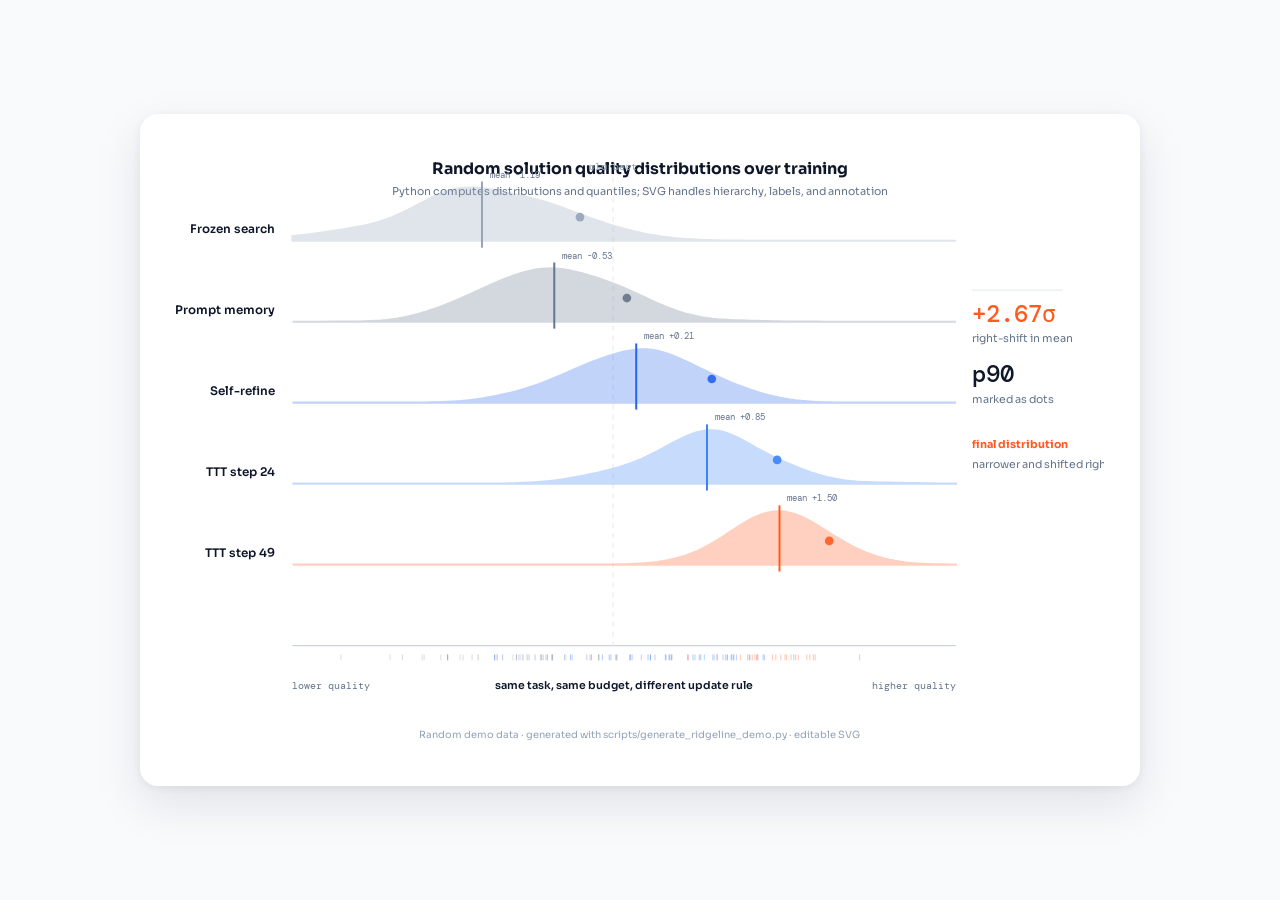
<file: examples/random_ridgeline_plot.html>
<!DOCTYPE html>
<html lang="en">
<head>
<meta charset="UTF-8" />
<meta name="viewport" content="width=device-width, initial-scale=1.0" />
<title>Random Ridgeline Plot Demo</title>
<link href="https://fonts.googleapis.com/css2?family=Sora:wght@400;500;600;700&family=DM+Mono:wght@400;500&display=swap" rel="stylesheet" />
<style>
  * { box-sizing: border-box; margin: 0; padding: 0; }
  body {
    min-height: 100vh;
    display: grid;
    place-items: center;
    padding: 32px;
    background: #f8fafc;
    font-family: "Sora", sans-serif;
  }
  .card {
    width: min(100%, 1000px);
    background: #ffffff;
    border-radius: 18px;
    padding: 32px 36px 28px;
    box-shadow: 0 2px 8px rgba(15,23,42,.06), 0 18px 48px rgba(15,23,42,.10);
  }
  svg { width: 100%; height: auto; display: block; }
</style>
</head>
<body>
<div class="card">
<svg viewBox="0 0 940 620" xmlns="http://www.w3.org/2000/svg" role="img" aria-label="Random ridgeline density demo">
  <rect width="940" height="620" fill="#ffffff"/>
  <text x="470.0" y="28" text-anchor="middle" font-family="Sora,sans-serif" font-size="16" font-weight="700" fill="#0f172a">Random solution quality distributions over training</text>
  <text x="470.0" y="50" text-anchor="middle" font-family="Sora,sans-serif" font-size="11" fill="#64748b">Python computes distributions and quantiles; SVG handles hierarchy, labels, and annotation</text>

  <line x1="118" y1="506" x2="790" y2="506" stroke="#cbd5e1" stroke-width="1.2"/>
  <line x1="442.80" y1="32" x2="442.80" y2="506" stroke="#e2e8f0" stroke-width="1" stroke-dasharray="5 5"/>
  <text x="442.80" y="24" text-anchor="middle" font-family="DM Mono,monospace" font-size="10" fill="#94a3b8">old best</text>

  <path d="M 118.00 96.00 L 118.00 91.40 L 123.60 90.85 L 129.20 90.23 L 134.80 89.54 L 140.40 88.79 L 146.00 87.99 L 151.60 87.16 L 157.20 86.30 L 162.80 85.44 L 168.40 84.56 L 174.00 83.67 L 179.60 82.73 L 185.20 81.72 L 190.80 80.61 L 196.40 79.34 L 202.00 77.89 L 207.60 76.22 L 213.20 74.30 L 218.80 72.15 L 224.40 69.75 L 230.00 67.14 L 235.60 64.35 L 241.20 61.45 L 246.80 58.49 L 252.40 55.55 L 258.00 52.71 L 263.60 50.07 L 269.20 47.71 L 274.80 45.70 L 280.40 44.10 L 286.00 42.95 L 291.60 42.26 L 297.20 42.00 L 302.80 42.14 L 308.40 42.61 L 314.00 43.34 L 319.60 44.26 L 325.20 45.29 L 330.80 46.38 L 336.40 47.51 L 342.00 48.67 L 347.60 49.86 L 353.20 51.10 L 358.80 52.43 L 364.40 53.87 L 370.00 55.43 L 375.60 57.13 L 381.20 58.95 L 386.80 60.89 L 392.40 62.91 L 398.00 64.99 L 403.60 67.09 L 409.20 69.19 L 414.80 71.26 L 420.40 73.28 L 426.00 75.24 L 431.60 77.12 L 437.20 78.92 L 442.80 80.64 L 448.40 82.28 L 454.00 83.83 L 459.60 85.30 L 465.20 86.67 L 470.80 87.93 L 476.40 89.09 L 482.00 90.14 L 487.60 91.08 L 493.20 91.91 L 498.80 92.63 L 504.40 93.25 L 510.00 93.78 L 515.60 94.23 L 521.20 94.61 L 526.80 94.92 L 532.40 95.18 L 538.00 95.38 L 543.60 95.55 L 549.20 95.67 L 554.80 95.77 L 560.40 95.84 L 566.00 95.90 L 571.60 95.93 L 577.20 95.96 L 582.80 95.97 L 588.40 95.98 L 594.00 95.99 L 599.60 95.99 L 605.20 96.00 L 610.80 96.00 L 616.40 96.00 L 622.00 96.00 L 627.60 96.00 L 633.20 96.00 L 638.80 96.00 L 644.40 96.00 L 650.00 96.00 L 655.60 96.00 L 661.20 96.00 L 666.80 96.00 L 672.40 96.00 L 678.00 96.00 L 683.60 96.00 L 689.20 96.00 L 694.80 96.00 L 700.40 96.00 L 706.00 96.00 L 711.60 96.00 L 717.20 96.00 L 722.80 96.00 L 728.40 96.00 L 734.00 96.00 L 739.60 96.00 L 745.20 96.00 L 750.80 96.00 L 756.40 96.00 L 762.00 96.00 L 767.60 96.00 L 773.20 96.00 L 778.80 96.00 L 784.40 96.00 L 790.00 96.00 L 790.00 96.00 Z" fill="#94a3b8" opacity="0.28" stroke="#94a3b8" stroke-width="2.2"/>
  <line x1="309.92" y1="36.00" x2="309.92" y2="103.00" stroke="#94a3b8" stroke-width="2"/>
  <circle cx="409.21" cy="72.00" r="4.4" fill="#94a3b8" opacity="0.9"/>
  <text x="100" y="88.00" text-anchor="end" font-family="Sora,sans-serif" font-size="12" font-weight="600" fill="#0f172a">Frozen search</text>
  <text x="317.92" y="32.00" font-family="DM Mono,monospace" font-size="9.5" fill="#64748b">mean -1.19</text>
  <path d="M 118.00 178.00 L 118.00 178.00 L 123.60 178.00 L 129.20 178.00 L 134.80 178.00 L 140.40 178.00 L 146.00 178.00 L 151.60 177.99 L 157.20 177.98 L 162.80 177.97 L 168.40 177.95 L 174.00 177.91 L 179.60 177.86 L 185.20 177.77 L 190.80 177.63 L 196.40 177.43 L 202.00 177.15 L 207.60 176.77 L 213.20 176.26 L 218.80 175.60 L 224.40 174.78 L 230.00 173.79 L 235.60 172.61 L 241.20 171.26 L 246.80 169.74 L 252.40 168.06 L 258.00 166.24 L 263.60 164.29 L 269.20 162.23 L 274.80 160.07 L 280.40 157.80 L 286.00 155.45 L 291.60 153.01 L 297.20 150.50 L 302.80 147.95 L 308.40 145.38 L 314.00 142.83 L 319.60 140.32 L 325.20 137.88 L 330.80 135.54 L 336.40 133.33 L 342.00 131.27 L 347.60 129.40 L 353.20 127.74 L 358.80 126.34 L 364.40 125.23 L 370.00 124.46 L 375.60 124.05 L 381.20 124.00 L 386.80 124.31 L 392.40 124.96 L 398.00 125.90 L 403.60 127.08 L 409.20 128.45 L 414.80 129.97 L 420.40 131.61 L 426.00 133.36 L 431.60 135.22 L 437.20 137.19 L 442.80 139.29 L 448.40 141.51 L 454.00 143.86 L 459.60 146.32 L 465.20 148.87 L 470.80 151.46 L 476.40 154.07 L 482.00 156.65 L 487.60 159.17 L 493.20 161.58 L 498.80 163.86 L 504.40 165.97 L 510.00 167.89 L 515.60 169.60 L 521.20 171.10 L 526.80 172.38 L 532.40 173.44 L 538.00 174.30 L 543.60 174.98 L 549.20 175.51 L 554.80 175.91 L 560.40 176.23 L 566.00 176.48 L 571.60 176.69 L 577.20 176.86 L 582.80 177.03 L 588.40 177.18 L 594.00 177.32 L 599.60 177.44 L 605.20 177.56 L 610.80 177.66 L 616.40 177.75 L 622.00 177.82 L 627.60 177.87 L 633.20 177.91 L 638.80 177.94 L 644.40 177.96 L 650.00 177.98 L 655.60 177.99 L 661.20 177.99 L 666.80 178.00 L 672.40 178.00 L 678.00 178.00 L 683.60 178.00 L 689.20 178.00 L 694.80 178.00 L 700.40 178.00 L 706.00 178.00 L 711.60 178.00 L 717.20 178.00 L 722.80 178.00 L 728.40 178.00 L 734.00 178.00 L 739.60 178.00 L 745.20 178.00 L 750.80 178.00 L 756.40 178.00 L 762.00 178.00 L 767.60 178.00 L 773.20 178.00 L 778.80 178.00 L 784.40 178.00 L 790.00 178.00 L 790.00 178.00 Z" fill="#64748b" opacity="0.28" stroke="#64748b" stroke-width="2.2"/>
  <line x1="383.17" y1="118.00" x2="383.17" y2="185.00" stroke="#64748b" stroke-width="2"/>
  <circle cx="456.69" cy="154.00" r="4.4" fill="#64748b" opacity="0.9"/>
  <text x="100" y="170.00" text-anchor="end" font-family="Sora,sans-serif" font-size="12" font-weight="600" fill="#0f172a">Prompt memory</text>
  <text x="391.17" y="114.00" font-family="DM Mono,monospace" font-size="9.5" fill="#64748b">mean -0.53</text>
  <path d="M 118.00 260.00 L 118.00 260.00 L 123.60 260.00 L 129.20 260.00 L 134.80 260.00 L 140.40 260.00 L 146.00 260.00 L 151.60 260.00 L 157.20 260.00 L 162.80 260.00 L 168.40 260.00 L 174.00 260.00 L 179.60 260.00 L 185.20 260.00 L 190.80 260.00 L 196.40 260.00 L 202.00 260.00 L 207.60 260.00 L 213.20 260.00 L 218.80 259.99 L 224.40 259.99 L 230.00 259.98 L 235.60 259.96 L 241.20 259.94 L 246.80 259.90 L 252.40 259.85 L 258.00 259.76 L 263.60 259.64 L 269.20 259.47 L 274.80 259.25 L 280.40 258.95 L 286.00 258.58 L 291.60 258.11 L 297.20 257.53 L 302.80 256.85 L 308.40 256.06 L 314.00 255.17 L 319.60 254.16 L 325.20 253.05 L 330.80 251.84 L 336.40 250.53 L 342.00 249.12 L 347.60 247.60 L 353.20 245.97 L 358.80 244.22 L 364.40 242.33 L 370.00 240.31 L 375.60 238.16 L 381.20 235.89 L 386.80 233.53 L 392.40 231.10 L 398.00 228.64 L 403.60 226.19 L 409.20 223.78 L 414.80 221.44 L 420.40 219.18 L 426.00 217.03 L 431.60 214.98 L 437.20 213.05 L 442.80 211.26 L 448.40 209.65 L 454.00 208.25 L 459.60 207.14 L 465.20 206.37 L 470.80 206.00 L 476.40 206.07 L 482.00 206.59 L 487.60 207.57 L 493.20 208.97 L 498.80 210.76 L 504.40 212.85 L 510.00 215.20 L 515.60 217.73 L 521.20 220.38 L 526.80 223.09 L 532.40 225.81 L 538.00 228.52 L 543.60 231.18 L 549.20 233.77 L 554.80 236.27 L 560.40 238.68 L 566.00 240.97 L 571.60 243.16 L 577.20 245.23 L 582.80 247.18 L 588.40 249.00 L 594.00 250.68 L 599.60 252.22 L 605.20 253.61 L 610.80 254.85 L 616.40 255.92 L 622.00 256.84 L 627.60 257.60 L 633.20 258.22 L 638.80 258.71 L 644.40 259.09 L 650.00 259.37 L 655.60 259.58 L 661.20 259.72 L 666.80 259.82 L 672.40 259.89 L 678.00 259.93 L 683.60 259.96 L 689.20 259.98 L 694.80 259.99 L 700.40 259.99 L 706.00 260.00 L 711.60 260.00 L 717.20 260.00 L 722.80 260.00 L 728.40 260.00 L 734.00 260.00 L 739.60 260.00 L 745.20 260.00 L 750.80 260.00 L 756.40 260.00 L 762.00 260.00 L 767.60 260.00 L 773.20 260.00 L 778.80 260.00 L 784.40 260.00 L 790.00 260.00 L 790.00 260.00 Z" fill="#2563eb" opacity="0.28" stroke="#2563eb" stroke-width="2.2"/>
  <line x1="466.17" y1="200.00" x2="466.17" y2="267.00" stroke="#2563eb" stroke-width="2"/>
  <circle cx="542.73" cy="236.00" r="4.4" fill="#2563eb" opacity="0.9"/>
  <text x="100" y="252.00" text-anchor="end" font-family="Sora,sans-serif" font-size="12" font-weight="600" fill="#0f172a">Self-refine</text>
  <text x="474.17" y="196.00" font-family="DM Mono,monospace" font-size="9.5" fill="#64748b">mean +0.21</text>
  <path d="M 118.00 342.00 L 118.00 342.00 L 123.60 342.00 L 129.20 342.00 L 134.80 342.00 L 140.40 342.00 L 146.00 342.00 L 151.60 342.00 L 157.20 342.00 L 162.80 342.00 L 168.40 342.00 L 174.00 342.00 L 179.60 342.00 L 185.20 342.00 L 190.80 342.00 L 196.40 342.00 L 202.00 342.00 L 207.60 342.00 L 213.20 342.00 L 218.80 342.00 L 224.40 342.00 L 230.00 342.00 L 235.60 342.00 L 241.20 342.00 L 246.80 342.00 L 252.40 342.00 L 258.00 342.00 L 263.60 342.00 L 269.20 342.00 L 274.80 342.00 L 280.40 342.00 L 286.00 342.00 L 291.60 342.00 L 297.20 341.99 L 302.80 341.99 L 308.40 341.98 L 314.00 341.97 L 319.60 341.95 L 325.20 341.91 L 330.80 341.86 L 336.40 341.78 L 342.00 341.67 L 347.60 341.52 L 353.20 341.31 L 358.80 341.04 L 364.40 340.69 L 370.00 340.25 L 375.60 339.73 L 381.20 339.11 L 386.80 338.39 L 392.40 337.59 L 398.00 336.69 L 403.60 335.72 L 409.20 334.68 L 414.80 333.57 L 420.40 332.41 L 426.00 331.18 L 431.60 329.87 L 437.20 328.49 L 442.80 326.99 L 448.40 325.37 L 454.00 323.60 L 459.60 321.65 L 465.20 319.52 L 470.80 317.19 L 476.40 314.66 L 482.00 311.96 L 487.60 309.10 L 493.20 306.13 L 498.80 303.11 L 504.40 300.11 L 510.00 297.23 L 515.60 294.55 L 521.20 292.20 L 526.80 290.28 L 532.40 288.89 L 538.00 288.11 L 543.60 288.00 L 549.20 288.58 L 554.80 289.81 L 560.40 291.66 L 566.00 294.01 L 571.60 296.74 L 577.20 299.74 L 582.80 302.87 L 588.40 306.01 L 594.00 309.10 L 599.60 312.07 L 605.20 314.89 L 610.80 317.55 L 616.40 320.08 L 622.00 322.47 L 627.60 324.75 L 633.20 326.92 L 638.80 328.97 L 644.40 330.90 L 650.00 332.68 L 655.60 334.29 L 661.20 335.72 L 666.80 336.95 L 672.40 337.97 L 678.00 338.81 L 683.60 339.46 L 689.20 339.95 L 694.80 340.31 L 700.40 340.56 L 706.00 340.74 L 711.60 340.87 L 717.20 340.97 L 722.80 341.06 L 728.40 341.15 L 734.00 341.24 L 739.60 341.34 L 745.20 341.43 L 750.80 341.53 L 756.40 341.62 L 762.00 341.70 L 767.60 341.77 L 773.20 341.83 L 778.80 341.88 L 784.40 341.92 L 790.00 341.94 L 790.00 342.00 Z" fill="#3b82f6" opacity="0.28" stroke="#3b82f6" stroke-width="2.2"/>
  <line x1="537.85" y1="282.00" x2="537.85" y2="349.00" stroke="#3b82f6" stroke-width="2"/>
  <circle cx="608.93" cy="318.00" r="4.4" fill="#3b82f6" opacity="0.9"/>
  <text x="100" y="334.00" text-anchor="end" font-family="Sora,sans-serif" font-size="12" font-weight="600" fill="#0f172a">TTT step 24</text>
  <text x="545.85" y="278.00" font-family="DM Mono,monospace" font-size="9.5" fill="#64748b">mean +0.85</text>
  <path d="M 118.00 424.00 L 118.00 424.00 L 123.60 424.00 L 129.20 424.00 L 134.80 424.00 L 140.40 424.00 L 146.00 424.00 L 151.60 424.00 L 157.20 424.00 L 162.80 424.00 L 168.40 424.00 L 174.00 424.00 L 179.60 424.00 L 185.20 424.00 L 190.80 424.00 L 196.40 424.00 L 202.00 424.00 L 207.60 424.00 L 213.20 424.00 L 218.80 424.00 L 224.40 424.00 L 230.00 424.00 L 235.60 424.00 L 241.20 424.00 L 246.80 424.00 L 252.40 424.00 L 258.00 424.00 L 263.60 424.00 L 269.20 424.00 L 274.80 424.00 L 280.40 424.00 L 286.00 424.00 L 291.60 424.00 L 297.20 424.00 L 302.80 424.00 L 308.40 424.00 L 314.00 424.00 L 319.60 424.00 L 325.20 424.00 L 330.80 424.00 L 336.40 424.00 L 342.00 424.00 L 347.60 424.00 L 353.20 424.00 L 358.80 424.00 L 364.40 424.00 L 370.00 424.00 L 375.60 424.00 L 381.20 424.00 L 386.80 424.00 L 392.40 424.00 L 398.00 424.00 L 403.60 424.00 L 409.20 424.00 L 414.80 423.99 L 420.40 423.99 L 426.00 423.98 L 431.60 423.96 L 437.20 423.93 L 442.80 423.88 L 448.40 423.81 L 454.00 423.70 L 459.60 423.54 L 465.20 423.32 L 470.80 423.01 L 476.40 422.60 L 482.00 422.06 L 487.60 421.37 L 493.20 420.51 L 498.80 419.47 L 504.40 418.20 L 510.00 416.71 L 515.60 414.97 L 521.20 412.96 L 526.80 410.67 L 532.40 408.09 L 538.00 405.23 L 543.60 402.10 L 549.20 398.73 L 554.80 395.17 L 560.40 391.50 L 566.00 387.79 L 571.60 384.17 L 577.20 380.75 L 582.80 377.64 L 588.40 374.95 L 594.00 372.78 L 599.60 371.20 L 605.20 370.27 L 610.80 370.00 L 616.40 370.40 L 622.00 371.45 L 627.60 373.10 L 633.20 375.29 L 638.80 377.95 L 644.40 380.98 L 650.00 384.29 L 655.60 387.77 L 661.20 391.33 L 666.80 394.88 L 672.40 398.32 L 678.00 401.61 L 683.60 404.68 L 689.20 407.51 L 694.80 410.09 L 700.40 412.40 L 706.00 414.44 L 711.60 416.23 L 717.20 417.78 L 722.80 419.10 L 728.40 420.20 L 734.00 421.11 L 739.60 421.85 L 745.20 422.43 L 750.80 422.88 L 756.40 423.22 L 762.00 423.47 L 767.60 423.65 L 773.20 423.77 L 778.80 423.85 L 784.40 423.91 L 790.00 423.95 L 790.00 424.00 Z" fill="#ff5b1e" opacity="0.28" stroke="#ff5b1e" stroke-width="2.2"/>
  <line x1="611.30" y1="364.00" x2="611.30" y2="431.00" stroke="#ff5b1e" stroke-width="2"/>
  <circle cx="661.69" cy="400.00" r="4.4" fill="#ff5b1e" opacity="0.9"/>
  <text x="100" y="416.00" text-anchor="end" font-family="Sora,sans-serif" font-size="12" font-weight="600" fill="#0f172a">TTT step 49</text>
  <text x="619.30" y="360.00" font-family="DM Mono,monospace" font-size="9.5" fill="#64748b">mean +1.50</text>
  <line x1="351.68" y1="515" x2="351.68" y2="521" stroke="#94a3b8" stroke-width="1" opacity="0.35"/>
  <line x1="287.82" y1="515" x2="287.82" y2="521" stroke="#94a3b8" stroke-width="1" opacity="0.35"/>
  <line x1="348.60" y1="515" x2="348.60" y2="521" stroke="#94a3b8" stroke-width="1" opacity="0.35"/>
  <line x1="344.68" y1="515" x2="344.68" y2="521" stroke="#94a3b8" stroke-width="1" opacity="0.35"/>
  <line x1="380.58" y1="515" x2="380.58" y2="521" stroke="#94a3b8" stroke-width="1" opacity="0.35"/>
  <line x1="350.89" y1="515" x2="350.89" y2="521" stroke="#94a3b8" stroke-width="1" opacity="0.35"/>
  <line x1="268.27" y1="515" x2="268.27" y2="521" stroke="#94a3b8" stroke-width="1" opacity="0.35"/>
  <line x1="324.95" y1="515" x2="324.95" y2="521" stroke="#94a3b8" stroke-width="1" opacity="0.35"/>
  <line x1="394.98" y1="515" x2="394.98" y2="521" stroke="#94a3b8" stroke-width="1" opacity="0.35"/>
  <line x1="299.89" y1="515" x2="299.89" y2="521" stroke="#94a3b8" stroke-width="1" opacity="0.35"/>
  <line x1="446.28" y1="515" x2="446.28" y2="521" stroke="#94a3b8" stroke-width="1" opacity="0.35"/>
  <line x1="325.52" y1="515" x2="325.52" y2="521" stroke="#94a3b8" stroke-width="1" opacity="0.35"/>
  <line x1="341.39" y1="515" x2="341.39" y2="521" stroke="#94a3b8" stroke-width="1" opacity="0.35"/>
  <line x1="347.27" y1="515" x2="347.27" y2="521" stroke="#94a3b8" stroke-width="1" opacity="0.35"/>
  <line x1="274.93" y1="515" x2="274.93" y2="521" stroke="#94a3b8" stroke-width="1" opacity="0.35"/>
  <line x1="251.35" y1="515" x2="251.35" y2="521" stroke="#94a3b8" stroke-width="1" opacity="0.35"/>
  <line x1="249.36" y1="515" x2="249.36" y2="521" stroke="#94a3b8" stroke-width="1" opacity="0.35"/>
  <line x1="290.83" y1="515" x2="290.83" y2="521" stroke="#94a3b8" stroke-width="1" opacity="0.35"/>
  <line x1="167.07" y1="515" x2="167.07" y2="521" stroke="#94a3b8" stroke-width="1" opacity="0.35"/>
  <line x1="229.36" y1="515" x2="229.36" y2="521" stroke="#94a3b8" stroke-width="1" opacity="0.35"/>
  <line x1="216.79" y1="515" x2="216.79" y2="521" stroke="#94a3b8" stroke-width="1" opacity="0.35"/>
  <line x1="275.58" y1="515" x2="275.58" y2="521" stroke="#94a3b8" stroke-width="1" opacity="0.35"/>
  <line x1="428.30" y1="515" x2="428.30" y2="521" stroke="#64748b" stroke-width="1" opacity="0.35"/>
  <line x1="381.03" y1="515" x2="381.03" y2="521" stroke="#64748b" stroke-width="1" opacity="0.35"/>
  <line x1="428.20" y1="515" x2="428.20" y2="521" stroke="#64748b" stroke-width="1" opacity="0.35"/>
  <line x1="369.62" y1="515" x2="369.62" y2="521" stroke="#64748b" stroke-width="1" opacity="0.35"/>
  <line x1="357.65" y1="515" x2="357.65" y2="521" stroke="#64748b" stroke-width="1" opacity="0.35"/>
  <line x1="381.46" y1="515" x2="381.46" y2="521" stroke="#64748b" stroke-width="1" opacity="0.35"/>
  <line x1="371.90" y1="515" x2="371.90" y2="521" stroke="#64748b" stroke-width="1" opacity="0.35"/>
  <line x1="275.00" y1="515" x2="275.00" y2="521" stroke="#64748b" stroke-width="1" opacity="0.35"/>
  <line x1="446.66" y1="515" x2="446.66" y2="521" stroke="#64748b" stroke-width="1" opacity="0.35"/>
  <line x1="393.55" y1="515" x2="393.55" y2="521" stroke="#64748b" stroke-width="1" opacity="0.35"/>
  <line x1="374.81" y1="515" x2="374.81" y2="521" stroke="#64748b" stroke-width="1" opacity="0.35"/>
  <line x1="323.03" y1="515" x2="323.03" y2="521" stroke="#64748b" stroke-width="1" opacity="0.35"/>
  <line x1="306.12" y1="515" x2="306.12" y2="521" stroke="#64748b" stroke-width="1" opacity="0.35"/>
  <line x1="445.39" y1="515" x2="445.39" y2="521" stroke="#64748b" stroke-width="1" opacity="0.35"/>
  <line x1="363.73" y1="515" x2="363.73" y2="521" stroke="#64748b" stroke-width="1" opacity="0.35"/>
  <line x1="502.39" y1="515" x2="502.39" y2="521" stroke="#64748b" stroke-width="1" opacity="0.35"/>
  <line x1="416.12" y1="515" x2="416.12" y2="521" stroke="#64748b" stroke-width="1" opacity="0.35"/>
  <line x1="485.15" y1="515" x2="485.15" y2="521" stroke="#64748b" stroke-width="1" opacity="0.35"/>
  <line x1="419.42" y1="515" x2="419.42" y2="521" stroke="#64748b" stroke-width="1" opacity="0.35"/>
  <line x1="344.96" y1="515" x2="344.96" y2="521" stroke="#64748b" stroke-width="1" opacity="0.35"/>
  <line x1="355.70" y1="515" x2="355.70" y2="521" stroke="#64748b" stroke-width="1" opacity="0.35"/>
  <line x1="369.89" y1="515" x2="369.89" y2="521" stroke="#64748b" stroke-width="1" opacity="0.35"/>
  <line x1="459.85" y1="515" x2="459.85" y2="521" stroke="#2563eb" stroke-width="1" opacity="0.35"/>
  <line x1="595.88" y1="515" x2="595.88" y2="521" stroke="#2563eb" stroke-width="1" opacity="0.35"/>
  <line x1="431.91" y1="515" x2="431.91" y2="521" stroke="#2563eb" stroke-width="1" opacity="0.35"/>
  <line x1="480.54" y1="515" x2="480.54" y2="521" stroke="#2563eb" stroke-width="1" opacity="0.35"/>
  <line x1="438.82" y1="515" x2="438.82" y2="521" stroke="#2563eb" stroke-width="1" opacity="0.35"/>
  <line x1="322.62" y1="515" x2="322.62" y2="521" stroke="#2563eb" stroke-width="1" opacity="0.35"/>
  <line x1="530.05" y1="515" x2="530.05" y2="521" stroke="#2563eb" stroke-width="1" opacity="0.35"/>
  <line x1="499.45" y1="515" x2="499.45" y2="521" stroke="#2563eb" stroke-width="1" opacity="0.35"/>
  <line x1="459.95" y1="515" x2="459.95" y2="521" stroke="#2563eb" stroke-width="1" opacity="0.35"/>
  <line x1="376.34" y1="515" x2="376.34" y2="521" stroke="#2563eb" stroke-width="1" opacity="0.35"/>
  <line x1="440.56" y1="515" x2="440.56" y2="521" stroke="#2563eb" stroke-width="1" opacity="0.35"/>
  <line x1="500.28" y1="515" x2="500.28" y2="521" stroke="#2563eb" stroke-width="1" opacity="0.35"/>
  <line x1="330.82" y1="515" x2="330.82" y2="521" stroke="#2563eb" stroke-width="1" opacity="0.35"/>
  <line x1="531.60" y1="515" x2="531.60" y2="521" stroke="#2563eb" stroke-width="1" opacity="0.35"/>
  <line x1="518.39" y1="515" x2="518.39" y2="521" stroke="#2563eb" stroke-width="1" opacity="0.35"/>
  <line x1="461.94" y1="515" x2="461.94" y2="521" stroke="#2563eb" stroke-width="1" opacity="0.35"/>
  <line x1="581.35" y1="515" x2="581.35" y2="521" stroke="#2563eb" stroke-width="1" opacity="0.35"/>
  <line x1="399.60" y1="515" x2="399.60" y2="521" stroke="#2563eb" stroke-width="1" opacity="0.35"/>
  <line x1="523.68" y1="515" x2="523.68" y2="521" stroke="#2563eb" stroke-width="1" opacity="0.35"/>
  <line x1="478.18" y1="515" x2="478.18" y2="521" stroke="#2563eb" stroke-width="1" opacity="0.35"/>
  <line x1="420.82" y1="515" x2="420.82" y2="521" stroke="#2563eb" stroke-width="1" opacity="0.35"/>
  <line x1="495.66" y1="515" x2="495.66" y2="521" stroke="#2563eb" stroke-width="1" opacity="0.35"/>
  <line x1="562.33" y1="515" x2="562.33" y2="521" stroke="#3b82f6" stroke-width="1" opacity="0.35"/>
  <line x1="562.93" y1="515" x2="562.93" y2="521" stroke="#3b82f6" stroke-width="1" opacity="0.35"/>
  <line x1="535.14" y1="515" x2="535.14" y2="521" stroke="#3b82f6" stroke-width="1" opacity="0.35"/>
  <line x1="589.56" y1="515" x2="589.56" y2="521" stroke="#3b82f6" stroke-width="1" opacity="0.35"/>
  <line x1="543.75" y1="515" x2="543.75" y2="521" stroke="#3b82f6" stroke-width="1" opacity="0.35"/>
  <line x1="558.11" y1="515" x2="558.11" y2="521" stroke="#3b82f6" stroke-width="1" opacity="0.35"/>
  <line x1="501.90" y1="515" x2="501.90" y2="521" stroke="#3b82f6" stroke-width="1" opacity="0.35"/>
  <line x1="548.19" y1="515" x2="548.19" y2="521" stroke="#3b82f6" stroke-width="1" opacity="0.35"/>
  <line x1="480.61" y1="515" x2="480.61" y2="521" stroke="#3b82f6" stroke-width="1" opacity="0.35"/>
  <line x1="401.19" y1="515" x2="401.19" y2="521" stroke="#3b82f6" stroke-width="1" opacity="0.35"/>
  <line x1="471.36" y1="515" x2="471.36" y2="521" stroke="#3b82f6" stroke-width="1" opacity="0.35"/>
  <line x1="565.13" y1="515" x2="565.13" y2="521" stroke="#3b82f6" stroke-width="1" opacity="0.35"/>
  <line x1="496.42" y1="515" x2="496.42" y2="521" stroke="#3b82f6" stroke-width="1" opacity="0.35"/>
  <line x1="558.67" y1="515" x2="558.67" y2="521" stroke="#3b82f6" stroke-width="1" opacity="0.35"/>
  <line x1="567.67" y1="515" x2="567.67" y2="521" stroke="#3b82f6" stroke-width="1" opacity="0.35"/>
  <line x1="545.07" y1="515" x2="545.07" y2="521" stroke="#3b82f6" stroke-width="1" opacity="0.35"/>
  <line x1="554.06" y1="515" x2="554.06" y2="521" stroke="#3b82f6" stroke-width="1" opacity="0.35"/>
  <line x1="525.68" y1="515" x2="525.68" y2="521" stroke="#3b82f6" stroke-width="1" opacity="0.35"/>
  <line x1="594.66" y1="515" x2="594.66" y2="521" stroke="#3b82f6" stroke-width="1" opacity="0.35"/>
  <line x1="556.53" y1="515" x2="556.53" y2="521" stroke="#3b82f6" stroke-width="1" opacity="0.35"/>
  <line x1="625.75" y1="515" x2="625.75" y2="521" stroke="#3b82f6" stroke-width="1" opacity="0.35"/>
  <line x1="564.56" y1="515" x2="564.56" y2="521" stroke="#3b82f6" stroke-width="1" opacity="0.35"/>
  <line x1="623.01" y1="515" x2="623.01" y2="521" stroke="#ff5b1e" stroke-width="1" opacity="0.35"/>
  <line x1="588.36" y1="515" x2="588.36" y2="521" stroke="#ff5b1e" stroke-width="1" opacity="0.35"/>
  <line x1="580.64" y1="515" x2="580.64" y2="521" stroke="#ff5b1e" stroke-width="1" opacity="0.35"/>
  <line x1="645.63" y1="515" x2="645.63" y2="521" stroke="#ff5b1e" stroke-width="1" opacity="0.35"/>
  <line x1="547.90" y1="515" x2="547.90" y2="521" stroke="#ff5b1e" stroke-width="1" opacity="0.35"/>
  <line x1="638.94" y1="515" x2="638.94" y2="521" stroke="#ff5b1e" stroke-width="1" opacity="0.35"/>
  <line x1="572.00" y1="515" x2="572.00" y2="521" stroke="#ff5b1e" stroke-width="1" opacity="0.35"/>
  <line x1="618.49" y1="515" x2="618.49" y2="521" stroke="#ff5b1e" stroke-width="1" opacity="0.35"/>
  <line x1="579.02" y1="515" x2="579.02" y2="521" stroke="#ff5b1e" stroke-width="1" opacity="0.35"/>
  <line x1="647.45" y1="515" x2="647.45" y2="521" stroke="#ff5b1e" stroke-width="1" opacity="0.35"/>
  <line x1="588.51" y1="515" x2="588.51" y2="521" stroke="#ff5b1e" stroke-width="1" opacity="0.35"/>
  <line x1="583.69" y1="515" x2="583.69" y2="521" stroke="#ff5b1e" stroke-width="1" opacity="0.35"/>
  <line x1="604.40" y1="515" x2="604.40" y2="521" stroke="#ff5b1e" stroke-width="1" opacity="0.35"/>
  <line x1="616.88" y1="515" x2="616.88" y2="521" stroke="#ff5b1e" stroke-width="1" opacity="0.35"/>
  <line x1="607.56" y1="515" x2="607.56" y2="521" stroke="#ff5b1e" stroke-width="1" opacity="0.35"/>
  <line x1="586.41" y1="515" x2="586.41" y2="521" stroke="#ff5b1e" stroke-width="1" opacity="0.35"/>
  <line x1="692.45" y1="515" x2="692.45" y2="521" stroke="#ff5b1e" stroke-width="1" opacity="0.35"/>
  <line x1="642.01" y1="515" x2="642.01" y2="521" stroke="#ff5b1e" stroke-width="1" opacity="0.35"/>
  <line x1="627.65" y1="515" x2="627.65" y2="521" stroke="#ff5b1e" stroke-width="1" opacity="0.35"/>
  <line x1="518.84" y1="515" x2="518.84" y2="521" stroke="#ff5b1e" stroke-width="1" opacity="0.35"/>
  <line x1="612.69" y1="515" x2="612.69" y2="521" stroke="#ff5b1e" stroke-width="1" opacity="0.35"/>
  <line x1="630.28" y1="515" x2="630.28" y2="521" stroke="#ff5b1e" stroke-width="1" opacity="0.35"/>

  <text x="118" y="550" font-family="DM Mono,monospace" font-size="10" fill="#64748b">lower quality</text>
  <text x="790" y="550" text-anchor="end" font-family="DM Mono,monospace" font-size="10" fill="#64748b">higher quality</text>
  <text x="454.0" y="550" text-anchor="middle" font-family="Sora,sans-serif" font-size="11" font-weight="600" fill="#0f172a">same task, same budget, different update rule</text>

  <line x1="806" y1="146" x2="898" y2="146" stroke="#e2e8f0"/>
  <text x="806" y="178" font-family="DM Mono,monospace" font-size="24" font-weight="500" fill="#ff5b1e">+2.67σ</text>
  <text x="806" y="199" font-family="Sora,sans-serif" font-size="11" fill="#64748b">right-shift in mean</text>
  <text x="806" y="239" font-family="DM Mono,monospace" font-size="24" font-weight="500" fill="#0f172a">p90</text>
  <text x="806" y="260" font-family="Sora,sans-serif" font-size="11" fill="#64748b">marked as dots</text>
  <text x="806" y="306" font-family="Sora,sans-serif" font-size="11" font-weight="700" fill="#ff5b1e">final distribution</text>
  <text x="806" y="326" font-family="Sora,sans-serif" font-size="11" fill="#64748b">narrower and shifted right</text>

  <text x="470.0" y="600" text-anchor="middle" font-family="Sora,sans-serif" font-size="10" fill="#94a3b8">Random demo data · generated with scripts/generate_ridgeline_demo.py · editable SVG</text>
</svg>
</div>
</body>
</html>
</file>
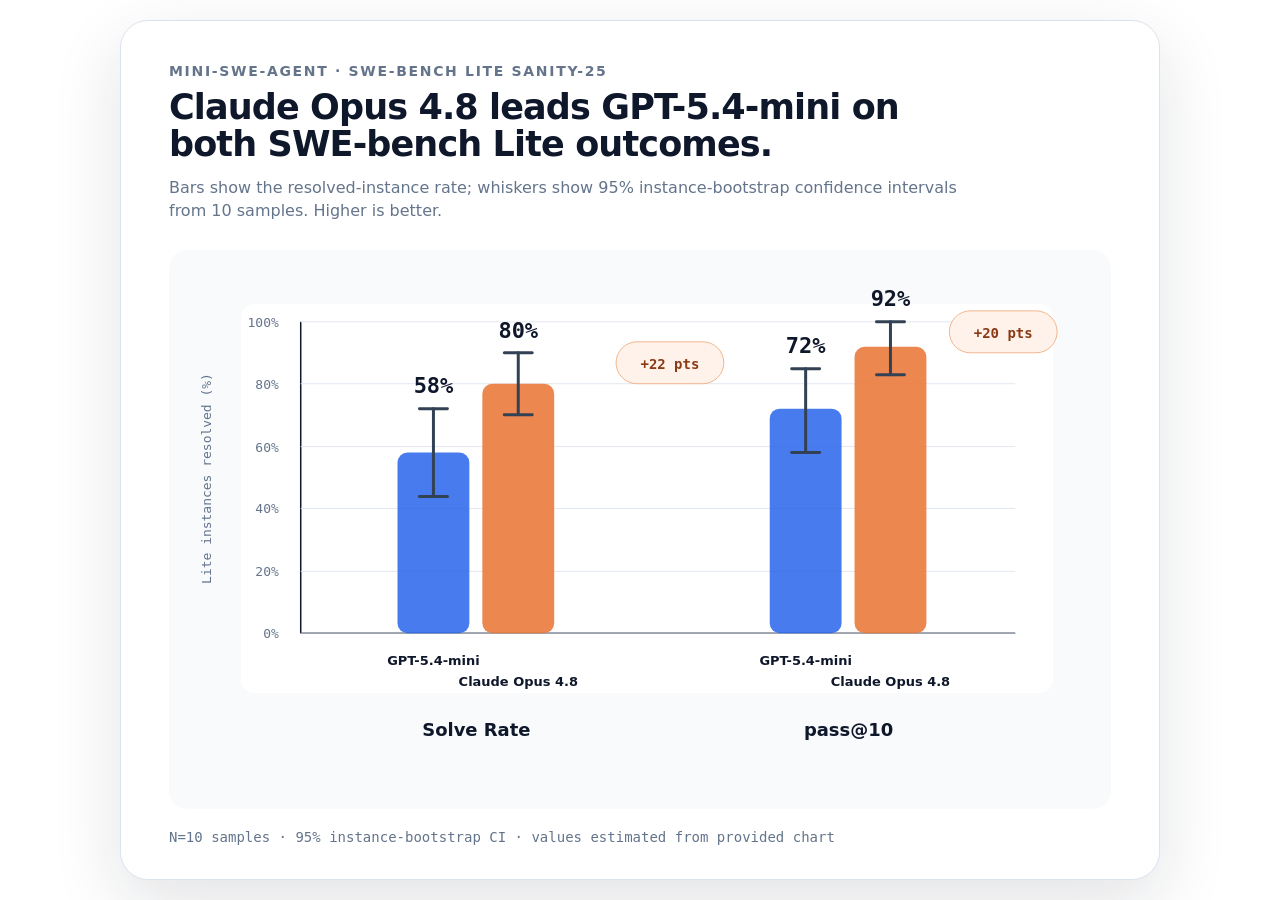
<file: examples/swe_bench_lite_comparison.html>
<!doctype html>
<html lang="en">
<head>
  <meta charset="utf-8">
  <meta name="viewport" content="width=device-width, initial-scale=1">
  <title>SWE-bench Lite Model Comparison</title>
  <style>
    :root {
      --ink: #0f172a;
      --muted: #64748b;
      --faint: #94a3b8;
      --grid: #e2e8f0;
      --paper: #ffffff;
      --panel: #f8fafc;
      --gpt: #2563eb;
      --claude: #ea7a3c;
    }

    * {
      box-sizing: border-box;
    }

    body {
      margin: 0;
      min-height: 100vh;
      display: grid;
      place-items: center;
      background: transparent;
      color: var(--ink);
      font-family: Sora, Inter, ui-sans-serif, system-ui, -apple-system, BlinkMacSystemFont, "Segoe UI", sans-serif;
    }

    .card {
      width: 1040px;
      padding: 42px 48px 34px;
      background: var(--paper);
      border: 1px solid #dbe3ee;
      border-radius: 28px;
      box-shadow: 0 24px 70px rgba(15, 23, 42, 0.12);
    }

    .eyebrow {
      margin: 0 0 10px;
      color: var(--muted);
      font-size: 14px;
      font-weight: 700;
      letter-spacing: 0.12em;
      text-transform: uppercase;
    }

    h1 {
      margin: 0;
      max-width: 800px;
      font-size: 35px;
      line-height: 1.06;
      letter-spacing: -0.025em;
      font-weight: 800;
    }

    .subtitle {
      margin: 13px 0 28px;
      max-width: 820px;
      color: var(--muted);
      font-size: 16px;
      line-height: 1.45;
    }

    svg {
      display: block;
      width: 100%;
      height: auto;
    }

    .axis,
    .tick,
    .value,
    .metric,
    .model,
    .footer,
    .delta {
      font-variant-numeric: tabular-nums;
    }

    .axis {
      fill: var(--muted);
      font-size: 13px;
      font-family: "DM Mono", ui-monospace, SFMono-Regular, Menlo, monospace;
    }

    .tick {
      fill: var(--muted);
      font-size: 13px;
      font-family: "DM Mono", ui-monospace, SFMono-Regular, Menlo, monospace;
    }

    .metric {
      fill: var(--ink);
      font-size: 18px;
      font-weight: 800;
    }

    .model {
      fill: var(--ink);
      font-size: 13px;
      font-weight: 700;
    }

    .value {
      fill: var(--ink);
      font-size: 22px;
      font-weight: 800;
      font-family: "DM Mono", ui-monospace, SFMono-Regular, Menlo, monospace;
    }

    .delta {
      fill: #8a3a14;
      font-size: 14px;
      font-weight: 800;
      font-family: "DM Mono", ui-monospace, SFMono-Regular, Menlo, monospace;
    }

    .footer {
      margin: 20px 0 0;
      color: var(--muted);
      font-size: 14px;
      font-family: "DM Mono", ui-monospace, SFMono-Regular, Menlo, monospace;
    }
  </style>
</head>
<body>
  <main class="card">
    <p class="eyebrow">mini-SWE-agent · SWE-bench Lite sanity-25</p>
    <h1>Claude Opus 4.8 leads GPT-5.4-mini on both SWE-bench Lite outcomes.</h1>
    <p class="subtitle">Bars show the resolved-instance rate; whiskers show 95% instance-bootstrap confidence intervals from 10 samples. Higher is better.</p>

    <svg viewBox="0 0 944 560" role="img" aria-labelledby="title desc" xmlns="http://www.w3.org/2000/svg">
      <title id="title">SWE-bench Lite comparison between GPT-5.4-mini and Claude Opus 4.8</title>
      <desc id="desc">Grouped bar chart. GPT-5.4-mini scores 58 percent solve rate and 72 percent pass at 10. Claude Opus 4.8 scores 80 percent solve rate and 92 percent pass at 10. Confidence intervals are shown for each value.</desc>

      <rect x="0" y="0" width="944" height="560" rx="18" fill="#f8fafc" />
      <rect x="72" y="54" width="814" height="390" rx="14" fill="#ffffff" />

      <line x1="132" y1="384" x2="848" y2="384" stroke="#0f172a" stroke-width="1.5" />
      <line x1="132" y1="72" x2="132" y2="384" stroke="#0f172a" stroke-width="1.5" />

      <line x1="132" y1="384" x2="848" y2="384" stroke="#e2e8f0" stroke-width="1" />
      <line x1="132" y1="322" x2="848" y2="322" stroke="#e2e8f0" stroke-width="1" />
      <line x1="132" y1="259" x2="848" y2="259" stroke="#e2e8f0" stroke-width="1" />
      <line x1="132" y1="197" x2="848" y2="197" stroke="#e2e8f0" stroke-width="1" />
      <line x1="132" y1="134" x2="848" y2="134" stroke="#e2e8f0" stroke-width="1" />
      <line x1="132" y1="72" x2="848" y2="72" stroke="#e2e8f0" stroke-width="1" />

      <text class="tick" x="110" y="389" text-anchor="end">0%</text>
      <text class="tick" x="110" y="327" text-anchor="end">20%</text>
      <text class="tick" x="110" y="264" text-anchor="end">40%</text>
      <text class="tick" x="110" y="202" text-anchor="end">60%</text>
      <text class="tick" x="110" y="139" text-anchor="end">80%</text>
      <text class="tick" x="110" y="77" text-anchor="end">100%</text>
      <text class="axis" x="42" y="229" transform="rotate(-90 42 229)" text-anchor="middle">Lite instances resolved (%)</text>

      <rect x="229" y="203" width="72" height="181" rx="10" fill="#2563eb" opacity="0.84" />
      <line x1="265" y1="247" x2="265" y2="159" stroke="#334155" stroke-width="3" stroke-linecap="round" />
      <line x1="251" y1="247" x2="279" y2="247" stroke="#334155" stroke-width="3" stroke-linecap="round" />
      <line x1="251" y1="159" x2="279" y2="159" stroke="#334155" stroke-width="3" stroke-linecap="round" />
      <text class="value" x="265" y="143" text-anchor="middle">58%</text>
      <text class="model" x="265" y="416" text-anchor="middle" fill="#2563eb">GPT-5.4-mini</text>

      <rect x="314" y="134" width="72" height="250" rx="10" fill="#ea7a3c" opacity="0.9" />
      <line x1="350" y1="165" x2="350" y2="103" stroke="#334155" stroke-width="3" stroke-linecap="round" />
      <line x1="336" y1="165" x2="364" y2="165" stroke="#334155" stroke-width="3" stroke-linecap="round" />
      <line x1="336" y1="103" x2="364" y2="103" stroke="#334155" stroke-width="3" stroke-linecap="round" />
      <text class="value" x="350" y="88" text-anchor="middle">80%</text>
      <text class="model" x="350" y="437" text-anchor="middle" fill="#ea7a3c">Claude Opus 4.8</text>

      <rect x="448" y="92" width="108" height="42" rx="21" fill="#fff2ea" stroke="#f2b58e" />
      <text class="delta" x="502" y="119" text-anchor="middle">+22 pts</text>

      <text class="metric" x="308" y="487" text-anchor="middle">Solve Rate</text>

      <rect x="602" y="159" width="72" height="225" rx="10" fill="#2563eb" opacity="0.84" />
      <line x1="638" y1="203" x2="638" y2="119" stroke="#334155" stroke-width="3" stroke-linecap="round" />
      <line x1="624" y1="203" x2="652" y2="203" stroke="#334155" stroke-width="3" stroke-linecap="round" />
      <line x1="624" y1="119" x2="652" y2="119" stroke="#334155" stroke-width="3" stroke-linecap="round" />
      <text class="value" x="638" y="103" text-anchor="middle">72%</text>
      <text class="model" x="638" y="416" text-anchor="middle" fill="#2563eb">GPT-5.4-mini</text>

      <rect x="687" y="97" width="72" height="287" rx="10" fill="#ea7a3c" opacity="0.9" />
      <line x1="723" y1="125" x2="723" y2="72" stroke="#334155" stroke-width="3" stroke-linecap="round" />
      <line x1="709" y1="125" x2="737" y2="125" stroke="#334155" stroke-width="3" stroke-linecap="round" />
      <line x1="709" y1="72" x2="737" y2="72" stroke="#334155" stroke-width="3" stroke-linecap="round" />
      <text class="value" x="723" y="56" text-anchor="middle">92%</text>
      <text class="model" x="723" y="437" text-anchor="middle" fill="#ea7a3c">Claude Opus 4.8</text>

      <rect x="782" y="61" width="108" height="42" rx="21" fill="#fff2ea" stroke="#f2b58e" />
      <text class="delta" x="836" y="88" text-anchor="middle">+20 pts</text>

      <text class="metric" x="681" y="487" text-anchor="middle">pass@10</text>
    </svg>

    <p class="footer">N=10 samples · 95% instance-bootstrap CI · values estimated from provided chart</p>
  </main>
</body>
</html>
</file>
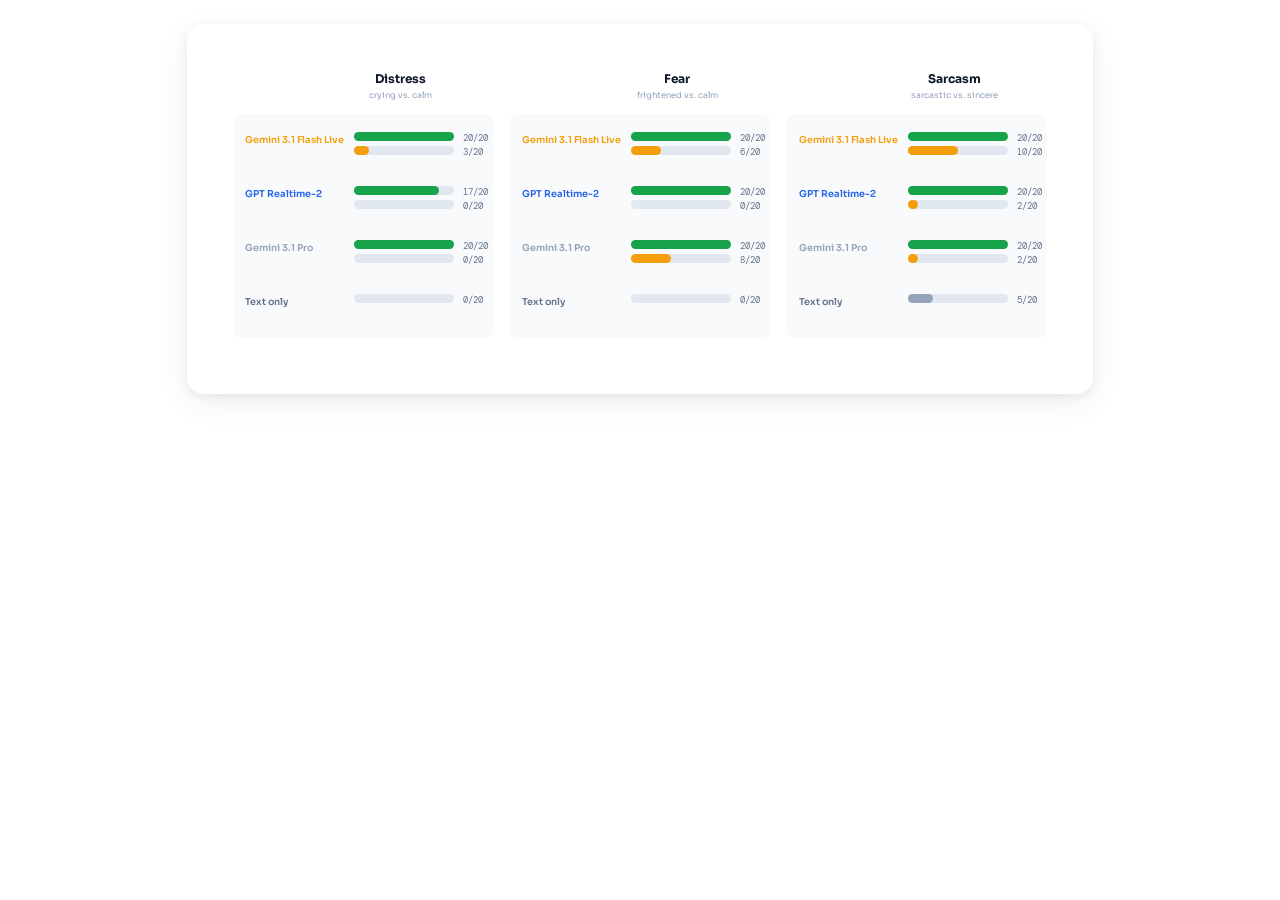
<file: examples/vocal_cue_detection.html>
<!DOCTYPE html>
<html lang="en">
<head>
<meta charset="UTF-8"/>
<link href="https://fonts.googleapis.com/css2?family=Sora:wght@400;500;600;700&family=DM+Mono:wght@400;500&display=swap" rel="stylesheet"/>
<style>
  *, *::before, *::after { box-sizing: border-box; margin: 0; padding: 0; }
  body { background: transparent; display: flex; justify-content: center; align-items: flex-start;
          padding: 24px; font-family: Sora, sans-serif; }
  .card { background: white; border-radius: 16px; padding: 24px 28px 20px;
           box-shadow: 0 2px 8px rgba(0,0,0,.06), 0 8px 32px rgba(0,0,0,.07);
           max-width: 906px; width: 100%; }
  svg { width: 100%; height: auto; display: block; }
</style>
<title>Vocal Cue Detection</title>
</head>
<body>
<div class="card">
<svg viewBox="0 0 850 326" xmlns="http://www.w3.org/2000/svg">
  <rect width="850" height="326" fill="#ffffff"/>

  <g transform="translate(0,-60)">
  <text x="185" y="95" text-anchor="middle" font-family="Sora,sans-serif" font-size="12" font-weight="700" fill="#0f172a">Distress</text>
  <text x="185" y="110" text-anchor="middle" font-family="Sora,sans-serif" font-size="8.5" fill="#94a3b8">crying vs. calm</text>
  <text x="462" y="95" text-anchor="middle" font-family="Sora,sans-serif" font-size="12" font-weight="700" fill="#0f172a">Fear</text>
  <text x="462" y="110" text-anchor="middle" font-family="Sora,sans-serif" font-size="8.5" fill="#94a3b8">frightened vs. calm</text>
  <text x="739" y="95" text-anchor="middle" font-family="Sora,sans-serif" font-size="12" font-weight="700" fill="#0f172a">Sarcasm</text>
  <text x="739" y="110" text-anchor="middle" font-family="Sora,sans-serif" font-size="8.5" fill="#94a3b8">sarcastic vs. sincere</text>

  <rect x="18" y="126" width="260" height="224" rx="8" fill="#f8fafc"/>
  <rect x="295" y="126" width="260" height="224" rx="8" fill="#f8fafc"/>
  <rect x="572" y="126" width="260" height="224" rx="8" fill="#f8fafc"/>

  <text x="30" y="155" font-family="Sora,sans-serif" font-size="9.5" font-weight="600" fill="#f59e0b">Gemini 3.1 Flash Live</text>
  <rect x="139" y="144" width="100" height="9" rx="4.5" fill="#e2e8f0"/>
  <rect x="139" y="144" width="100" height="9" rx="4.5" fill="#16a34a"/>
  <text x="248" y="153" font-family="DM Mono,monospace" font-size="8.5" fill="#64748b">20/20</text>
  <rect x="139" y="158" width="100" height="9" rx="4.5" fill="#e2e8f0"/>
  <rect x="139" y="158" width="15" height="9" rx="4.5" fill="#f59e0b"/>
  <text x="248" y="167" font-family="DM Mono,monospace" font-size="8.5" fill="#64748b">3/20</text>

  <text x="30" y="209" font-family="Sora,sans-serif" font-size="9.5" font-weight="600" fill="#2563eb">GPT Realtime-2</text>
  <rect x="139" y="198" width="100" height="9" rx="4.5" fill="#e2e8f0"/>
  <rect x="139" y="198" width="85" height="9" rx="4.5" fill="#16a34a"/>
  <text x="248" y="207" font-family="DM Mono,monospace" font-size="8.5" fill="#64748b">17/20</text>
  <rect x="139" y="212" width="100" height="9" rx="4.5" fill="#e2e8f0"/>
  <text x="248" y="221" font-family="DM Mono,monospace" font-size="8.5" fill="#64748b">0/20</text>

  <text x="30" y="263" font-family="Sora,sans-serif" font-size="9.5" font-weight="600" fill="#94a3b8">Gemini 3.1 Pro</text>
  <rect x="139" y="252" width="100" height="9" rx="4.5" fill="#e2e8f0"/>
  <rect x="139" y="252" width="100" height="9" rx="4.5" fill="#16a34a"/>
  <text x="248" y="261" font-family="DM Mono,monospace" font-size="8.5" fill="#64748b">20/20</text>
  <rect x="139" y="266" width="100" height="9" rx="4.5" fill="#e2e8f0"/>
  <text x="248" y="275" font-family="DM Mono,monospace" font-size="8.5" fill="#64748b">0/20</text>

  <text x="30" y="317" font-family="Sora,sans-serif" font-size="9.5" font-weight="600" fill="#64748b">Text only</text>
  <rect x="139" y="306" width="100" height="9" rx="4.5" fill="#e2e8f0"/>
  <text x="248" y="315" font-family="DM Mono,monospace" font-size="8.5" fill="#64748b">0/20</text>

  <text x="307" y="155" font-family="Sora,sans-serif" font-size="9.5" font-weight="600" fill="#f59e0b">Gemini 3.1 Flash Live</text>
  <rect x="416" y="144" width="100" height="9" rx="4.5" fill="#e2e8f0"/>
  <rect x="416" y="144" width="100" height="9" rx="4.5" fill="#16a34a"/>
  <text x="525" y="153" font-family="DM Mono,monospace" font-size="8.5" fill="#64748b">20/20</text>
  <rect x="416" y="158" width="100" height="9" rx="4.5" fill="#e2e8f0"/>
  <rect x="416" y="158" width="30" height="9" rx="4.5" fill="#f59e0b"/>
  <text x="525" y="167" font-family="DM Mono,monospace" font-size="8.5" fill="#64748b">6/20</text>

  <text x="307" y="209" font-family="Sora,sans-serif" font-size="9.5" font-weight="600" fill="#2563eb">GPT Realtime-2</text>
  <rect x="416" y="198" width="100" height="9" rx="4.5" fill="#e2e8f0"/>
  <rect x="416" y="198" width="100" height="9" rx="4.5" fill="#16a34a"/>
  <text x="525" y="207" font-family="DM Mono,monospace" font-size="8.5" fill="#64748b">20/20</text>
  <rect x="416" y="212" width="100" height="9" rx="4.5" fill="#e2e8f0"/>
  <text x="525" y="221" font-family="DM Mono,monospace" font-size="8.5" fill="#64748b">0/20</text>

  <text x="307" y="263" font-family="Sora,sans-serif" font-size="9.5" font-weight="600" fill="#94a3b8">Gemini 3.1 Pro</text>
  <rect x="416" y="252" width="100" height="9" rx="4.5" fill="#e2e8f0"/>
  <rect x="416" y="252" width="100" height="9" rx="4.5" fill="#16a34a"/>
  <text x="525" y="261" font-family="DM Mono,monospace" font-size="8.5" fill="#64748b">20/20</text>
  <rect x="416" y="266" width="100" height="9" rx="4.5" fill="#e2e8f0"/>
  <rect x="416" y="266" width="40" height="9" rx="4.5" fill="#f59e0b"/>
  <text x="525" y="275" font-family="DM Mono,monospace" font-size="8.5" fill="#64748b">8/20</text>

  <text x="307" y="317" font-family="Sora,sans-serif" font-size="9.5" font-weight="600" fill="#64748b">Text only</text>
  <rect x="416" y="306" width="100" height="9" rx="4.5" fill="#e2e8f0"/>
  <text x="525" y="315" font-family="DM Mono,monospace" font-size="8.5" fill="#64748b">0/20</text>

  <text x="584" y="155" font-family="Sora,sans-serif" font-size="9.5" font-weight="600" fill="#f59e0b">Gemini 3.1 Flash Live</text>
  <rect x="693" y="144" width="100" height="9" rx="4.5" fill="#e2e8f0"/>
  <rect x="693" y="144" width="100" height="9" rx="4.5" fill="#16a34a"/>
  <text x="802" y="153" font-family="DM Mono,monospace" font-size="8.5" fill="#64748b">20/20</text>
  <rect x="693" y="158" width="100" height="9" rx="4.5" fill="#e2e8f0"/>
  <rect x="693" y="158" width="50" height="9" rx="4.5" fill="#f59e0b"/>
  <text x="802" y="167" font-family="DM Mono,monospace" font-size="8.5" fill="#64748b">10/20</text>

  <text x="584" y="209" font-family="Sora,sans-serif" font-size="9.5" font-weight="600" fill="#2563eb">GPT Realtime-2</text>
  <rect x="693" y="198" width="100" height="9" rx="4.5" fill="#e2e8f0"/>
  <rect x="693" y="198" width="100" height="9" rx="4.5" fill="#16a34a"/>
  <text x="802" y="207" font-family="DM Mono,monospace" font-size="8.5" fill="#64748b">20/20</text>
  <rect x="693" y="212" width="100" height="9" rx="4.5" fill="#e2e8f0"/>
  <rect x="693" y="212" width="10" height="9" rx="4.5" fill="#f59e0b"/>
  <text x="802" y="221" font-family="DM Mono,monospace" font-size="8.5" fill="#64748b">2/20</text>

  <text x="584" y="263" font-family="Sora,sans-serif" font-size="9.5" font-weight="600" fill="#94a3b8">Gemini 3.1 Pro</text>
  <rect x="693" y="252" width="100" height="9" rx="4.5" fill="#e2e8f0"/>
  <rect x="693" y="252" width="100" height="9" rx="4.5" fill="#16a34a"/>
  <text x="802" y="261" font-family="DM Mono,monospace" font-size="8.5" fill="#64748b">20/20</text>
  <rect x="693" y="266" width="100" height="9" rx="4.5" fill="#e2e8f0"/>
  <rect x="693" y="266" width="10" height="9" rx="4.5" fill="#f59e0b"/>
  <text x="802" y="275" font-family="DM Mono,monospace" font-size="8.5" fill="#64748b">2/20</text>

  <text x="584" y="317" font-family="Sora,sans-serif" font-size="9.5" font-weight="600" fill="#64748b">Text only</text>
  <rect x="693" y="306" width="100" height="9" rx="4.5" fill="#e2e8f0"/>
  <rect x="693" y="306" width="25" height="9" rx="4.5" fill="#94a3b8"/>
  <text x="802" y="315" font-family="DM Mono,monospace" font-size="8.5" fill="#64748b">5/20</text>
  </g>
</svg>
</div>
</body>
</html>
</file>
